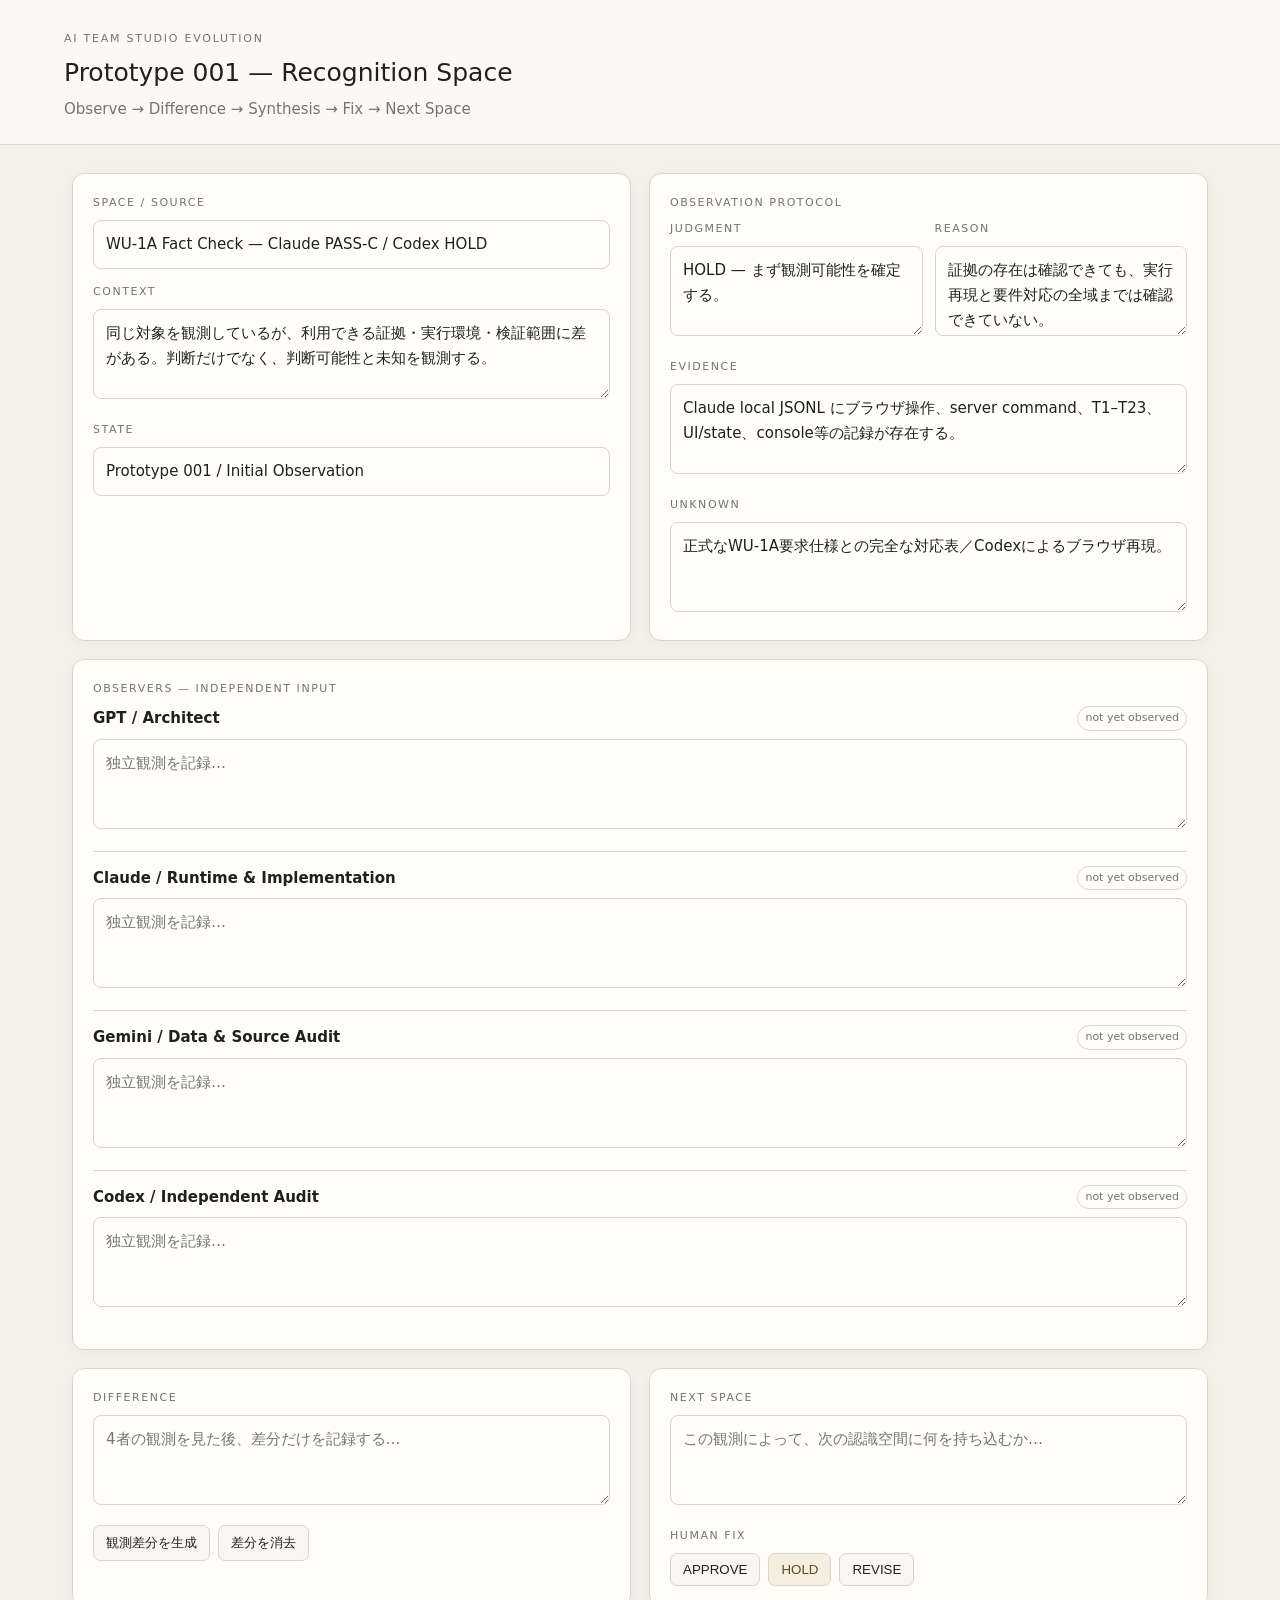
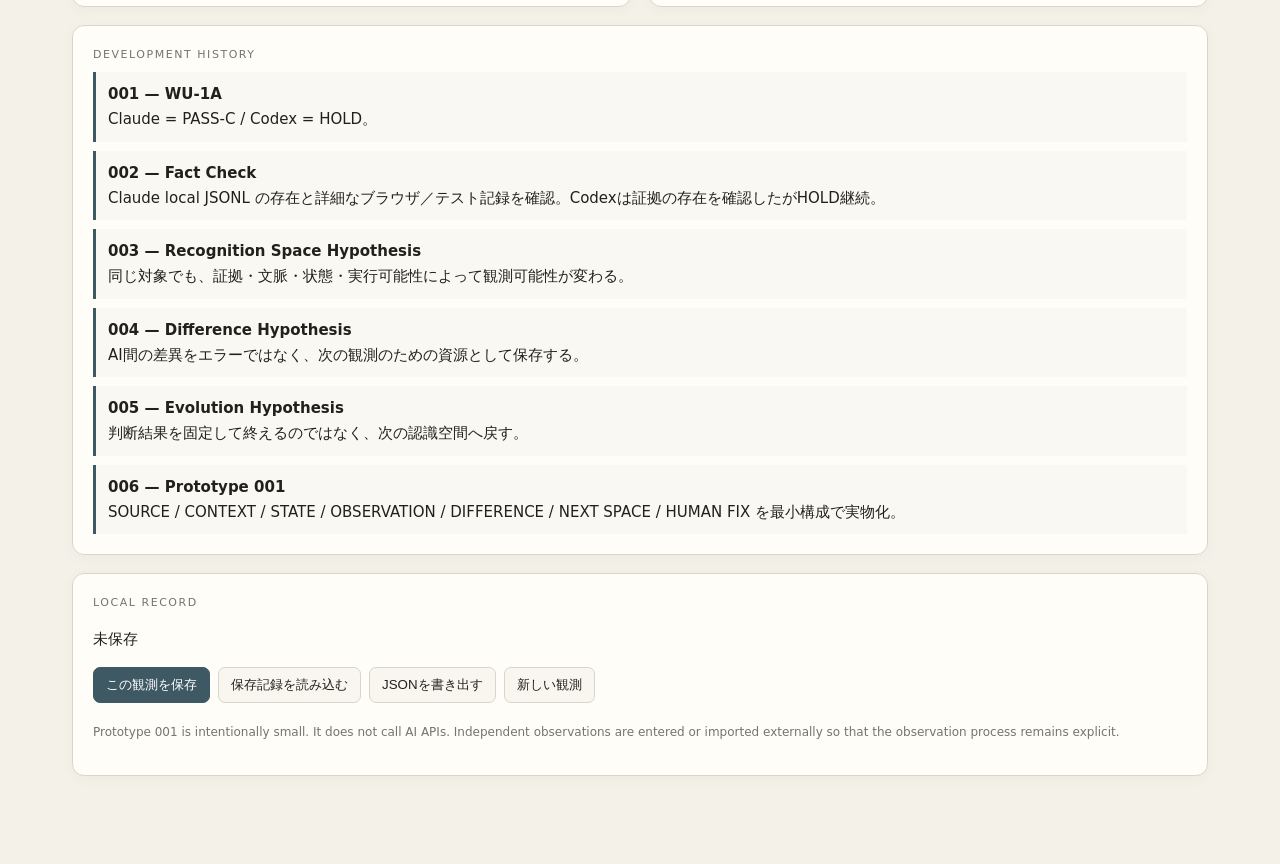
<file: index.html>
<!doctype html>
<html lang="ja">
<head>
<meta charset="utf-8">
<meta name="viewport" content="width=device-width,initial-scale=1">
<title>AI Team Studio Evolution — Prototype 001</title>
<style>
:root{--bg:#f4f1e9;--paper:#fffdf8;--ink:#20211f;--muted:#74756f;--line:#d9d5ca;--accent:#3e5964;--hold:#8a6a35;}
*{box-sizing:border-box} body{margin:0;background:var(--bg);color:var(--ink);font:15px/1.65 system-ui,-apple-system,"Segoe UI",sans-serif}
header{padding:30px 5vw 22px;border-bottom:1px solid var(--line);background:rgba(255,253,248,.75)}
.kicker{font-size:11px;letter-spacing:.16em;color:var(--muted)} h1{font-size:25px;font-weight:500;margin:4px 0} header p{margin:0;color:var(--muted)}
main{max-width:1180px;margin:28px auto;padding:0 22px 60px}.grid{display:grid;grid-template-columns:1fr 1fr;gap:18px}.card{background:var(--paper);border:1px solid var(--line);border-radius:12px;padding:20px;box-shadow:0 3px 15px rgba(40,40,30,.035)}
.full{grid-column:1/-1}.label{font-size:11px;letter-spacing:.14em;color:var(--muted);margin-bottom:8px}.field{width:100%;border:1px solid var(--line);border-radius:8px;background:#fffefb;padding:11px 12px;color:var(--ink);font:inherit;resize:vertical;min-height:90px}.small{min-height:48px}.row{display:grid;grid-template-columns:1fr 1fr;gap:12px}.observer{border-top:1px solid var(--line);padding:14px 0}.observer:first-child{border-top:0;padding-top:0}.observer-head{display:flex;justify-content:space-between;align-items:center;margin-bottom:8px}.observer-name{font-weight:600}.status{font-size:11px;padding:2px 7px;border:1px solid var(--line);border-radius:99px;color:var(--muted)}
.actions{display:flex;gap:8px;flex-wrap:wrap;margin-top:12px}button{border:1px solid var(--line);background:#f8f6ef;border-radius:7px;padding:8px 12px;cursor:pointer;color:var(--ink)}button.primary{background:var(--accent);color:white;border-color:var(--accent)}button.warn{background:#f6efe1;color:#60491f}.decision{display:flex;gap:8px}.decision button.active{outline:2px solid var(--accent);outline-offset:1px}.diff{white-space:pre-wrap;min-height:100px;background:#f7f4ec;border:1px dashed var(--line);border-radius:8px;padding:12px}.history{display:grid;gap:9px}.history-item{padding:10px 12px;border-left:3px solid var(--accent);background:#faf8f2}.history-item b{font-weight:600}.foot{color:var(--muted);font-size:12px;margin-top:20px}
@media(max-width:800px){.grid{grid-template-columns:1fr}.full{grid-column:auto}.row{grid-template-columns:1fr}}
</style>
</head>
<body>
<header>
  <div class="kicker">AI TEAM STUDIO EVOLUTION</div>
  <h1>Prototype 001 — Recognition Space</h1>
  <p>Observe → Difference → Synthesis → Fix → Next Space</p>
</header>
<main>
<div class="grid">
<section class="card">
  <div class="label">SPACE / SOURCE</div>
  <input id="source" class="field small" value="WU-1A Fact Check — Claude PASS-C / Codex HOLD">
  <div class="label" style="margin-top:14px">CONTEXT</div>
  <textarea id="context" class="field">同じ対象を観測しているが、利用できる証拠・実行環境・検証範囲に差がある。判断だけでなく、判断可能性と未知を観測する。</textarea>
  <div class="label" style="margin-top:14px">STATE</div>
  <input id="state" class="field small" value="Prototype 001 / Initial Observation">
</section>
<section class="card">
  <div class="label">OBSERVATION PROTOCOL</div>
  <div class="row">
    <div><div class="label">JUDGMENT</div><textarea id="judgment" class="field">HOLD — まず観測可能性を確定する。</textarea></div>
    <div><div class="label">REASON</div><textarea id="reason" class="field">証拠の存在は確認できても、実行再現と要件対応の全域までは確認できていない。</textarea></div>
  </div>
  <div class="label" style="margin-top:14px">EVIDENCE</div><textarea id="evidence" class="field">Claude local JSONL にブラウザ操作、server command、T1–T23、UI/state、console等の記録が存在する。</textarea>
  <div class="label" style="margin-top:14px">UNKNOWN</div><textarea id="unknown" class="field">正式なWU-1A要求仕様との完全な対応表／Codexによるブラウザ再現。</textarea>
</section>
<section class="card full">
  <div class="label">OBSERVERS — INDEPENDENT INPUT</div>
  <div id="observers">
    <div class="observer"><div class="observer-head"><span class="observer-name">GPT / Architect</span><span class="status">not yet observed</span></div><textarea class="field observer-text" data-observer="GPT" placeholder="独立観測を記録…"></textarea></div>
    <div class="observer"><div class="observer-head"><span class="observer-name">Claude / Runtime & Implementation</span><span class="status">not yet observed</span></div><textarea class="field observer-text" data-observer="Claude" placeholder="独立観測を記録…"></textarea></div>
    <div class="observer"><div class="observer-head"><span class="observer-name">Gemini / Data & Source Audit</span><span class="status">not yet observed</span></div><textarea class="field observer-text" data-observer="Gemini" placeholder="独立観測を記録…"></textarea></div>
    <div class="observer"><div class="observer-head"><span class="observer-name">Codex / Independent Audit</span><span class="status">not yet observed</span></div><textarea class="field observer-text" data-observer="Codex" placeholder="独立観測を記録…"></textarea></div>
  </div>
</section>
<section class="card">
  <div class="label">DIFFERENCE</div>
  <textarea id="difference" class="field" placeholder="4者の観測を見た後、差分だけを記録する…"></textarea>
  <div class="actions"><button onclick="deriveDifference()">観測差分を生成</button><button onclick="clearDifference()">差分を消去</button></div>
</section>
<section class="card">
  <div class="label">NEXT SPACE</div>
  <textarea id="nextSpace" class="field" placeholder="この観測によって、次の認識空間に何を持ち込むか…"></textarea>
  <div class="label" style="margin-top:14px">HUMAN FIX</div>
  <div class="decision"><button onclick="setDecision(this,'APPROVE')">APPROVE</button><button class="warn" onclick="setDecision(this,'HOLD')">HOLD</button><button onclick="setDecision(this,'REVISE')">REVISE</button></div>
</section>
<section class="card full">
  <div class="label">DEVELOPMENT HISTORY</div>
  <div class="history">
    <div class="history-item"><b>001 — WU-1A</b><br>Claude = PASS-C / Codex = HOLD。</div>
    <div class="history-item"><b>002 — Fact Check</b><br>Claude local JSONL の存在と詳細なブラウザ／テスト記録を確認。Codexは証拠の存在を確認したがHOLD継続。</div>
    <div class="history-item"><b>003 — Recognition Space Hypothesis</b><br>同じ対象でも、証拠・文脈・状態・実行可能性によって観測可能性が変わる。</div>
    <div class="history-item"><b>004 — Difference Hypothesis</b><br>AI間の差異をエラーではなく、次の観測のための資源として保存する。</div>
    <div class="history-item"><b>005 — Evolution Hypothesis</b><br>判断結果を固定して終えるのではなく、次の認識空間へ戻す。</div>
    <div class="history-item"><b>006 — Prototype 001</b><br>SOURCE / CONTEXT / STATE / OBSERVATION / DIFFERENCE / NEXT SPACE / HUMAN FIX を最小構成で実物化。</div>
  </div>
</section>
<section class="card full">
  <div class="label">LOCAL RECORD</div>
  <p id="saveState">未保存</p>
  <div class="actions"><button class="primary" onclick="save()">この観測を保存</button><button onclick="load()">保存記録を読み込む</button><button onclick="downloadJSON()">JSONを書き出す</button><button onclick="resetForm()">新しい観測</button></div>
  <p class="foot">Prototype 001 is intentionally small. It does not call AI APIs. Independent observations are entered or imported externally so that the observation process remains explicit.</p>
</section>
</div>
</main>
<script>
let decision='';
const ids=['source','context','state','judgment','reason','evidence','unknown','difference','nextSpace'];
function getData(){return {prototype:'AI Team Studio Evolution Prototype 001',timestamp:new Date().toISOString(),space:Object.fromEntries(ids.slice(0,3).map(id=>[id,document.getElementById(id).value])),observation:Object.fromEntries(ids.slice(3).map(id=>[id,document.getElementById(id).value])),observers:Object.fromEntries([...document.querySelectorAll('.observer-text')].map(x=>[x.dataset.observer,x.value])),human_fix:decision};}
function save(){localStorage.setItem('atse-p001',JSON.stringify(getData(),null,2));document.getElementById('saveState').textContent='保存済み: '+new Date().toLocaleString();}
function load(){const raw=localStorage.getItem('atse-p001');if(!raw){alert('保存記録はありません。');return} const d=JSON.parse(raw);['source','context','state'].forEach(id=>document.getElementById(id).value=d.space?.[id]||'');['judgment','reason','evidence','unknown','difference','nextSpace'].forEach(id=>document.getElementById(id).value=d.observation?.[id]||'');document.querySelectorAll('.observer-text').forEach(x=>x.value=d.observers?.[x.dataset.observer]||'');decision=d.human_fix||'';document.getElementById('saveState').textContent='読み込み済み: '+new Date().toLocaleString();}
function downloadJSON(){const blob=new Blob([JSON.stringify(getData(),null,2)],{type:'application/json'});const a=document.createElement('a');a.href=URL.createObjectURL(blob);a.download='observation-p001.json';a.click();URL.revokeObjectURL(a.href);}
function resetForm(){if(confirm('現在の入力を消去しますか？')){ids.forEach(id=>document.getElementById(id).value='');document.querySelectorAll('.observer-text').forEach(x=>x.value='');decision='';document.getElementById('saveState').textContent='新しい観測';}}
function setDecision(btn,v){decision=v;document.querySelectorAll('.decision button').forEach(b=>b.classList.remove('active'));btn.classList.add('active');}
function clearDifference(){document.getElementById('difference').value='';}
function deriveDifference(){const entries=[...document.querySelectorAll('.observer-text')].map(x=>`${x.dataset.observer}: ${x.value.trim()||'(未入力)'}`);document.getElementById('difference').value='Independent observations\n'+entries.join('\n')+'\n\n※これは差分の下書きです。最終的な差分判断は人間が行ってください。';}
</script>
</body></html>
</file>
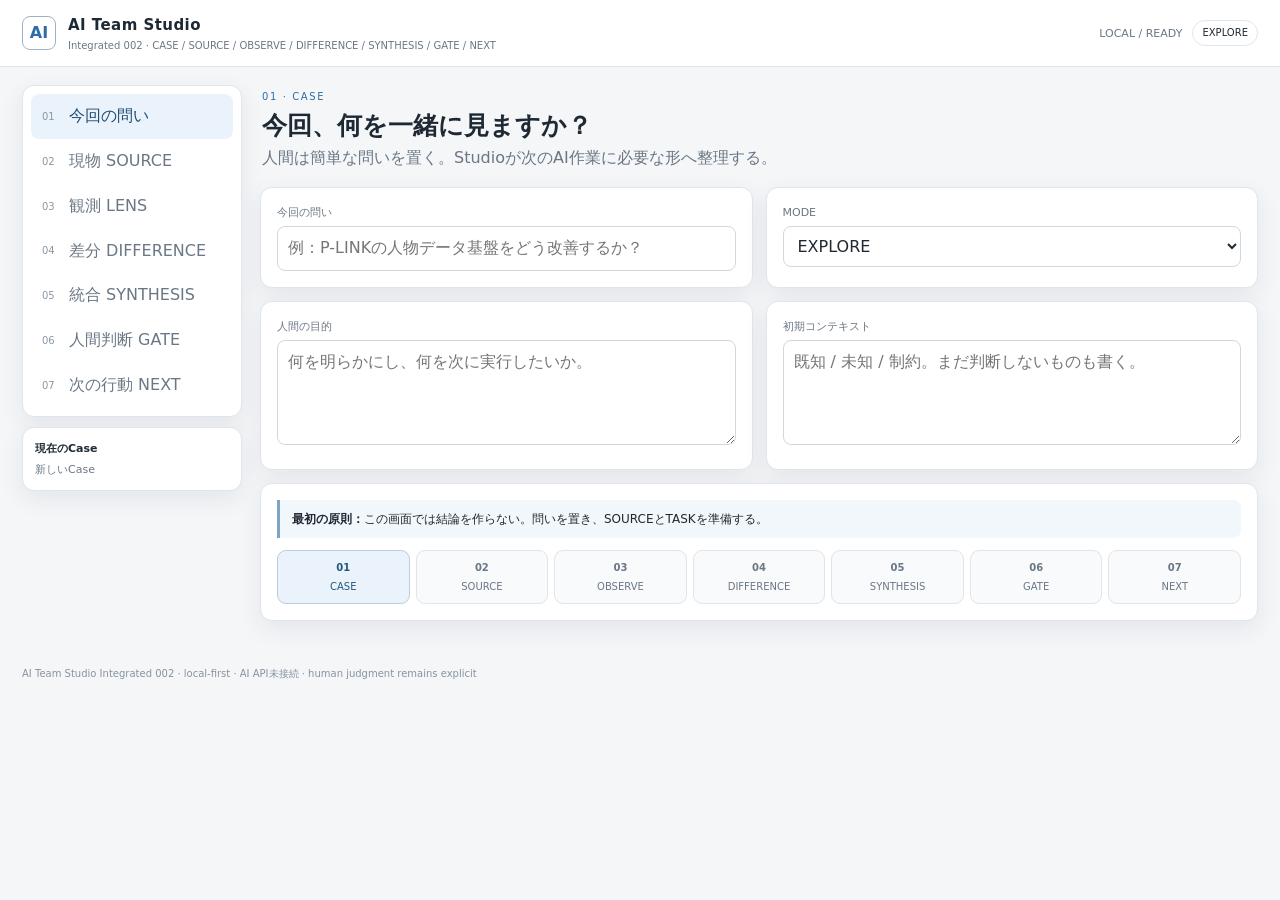
<file: integrated-002/index.html>
<!doctype html>
<html lang="ja">
<head>
<meta charset="utf-8">
<meta name="viewport" content="width=device-width,initial-scale=1">
<title>AI Team Studio — Integrated 002</title>
<style>
:root{
  --bg:#f4f6f8; --surface:#ffffff; --surface2:#f8fafb; --line:#dfe5ea;
  --ink:#1f2933; --muted:#6b7785; --blue:#2d6ea6; --blue2:#eaf3fb;
  --green:#4f8b68; --amber:#a9782f; --red:#a95858; --shadow:0 8px 24px rgba(35,52,68,.08);
}
*{box-sizing:border-box}
body{margin:0;background:var(--bg);color:var(--ink);font-family:system-ui,-apple-system,"Segoe UI","Noto Sans JP",sans-serif;line-height:1.55}
button,input,textarea,select{font:inherit}
button{cursor:pointer}
.app{min-height:100vh}
header{position:sticky;top:0;z-index:10;background:rgba(255,255,255,.96);backdrop-filter:blur(8px);border-bottom:1px solid var(--line)}
.top{max-width:1440px;margin:auto;padding:13px 22px;display:flex;align-items:center;justify-content:space-between;gap:20px}
.brand{display:flex;align-items:center;gap:12px}.logo{width:34px;height:34px;border:1px solid #9db1c3;border-radius:8px;display:grid;place-items:center;color:var(--blue);font-weight:750;background:#fff}
.brand b{font-size:15px;letter-spacing:.03em}.brand small{display:block;color:var(--muted);font-size:10px}
.topright{display:flex;gap:10px;align-items:center}.save{font-size:11px;color:var(--muted)}
.mode{border:1px solid var(--line);border-radius:999px;padding:4px 9px;font-size:10px;background:#fff}
.layout{max-width:1440px;margin:auto;padding:18px 22px 45px;display:grid;grid-template-columns:220px minmax(0,1fr);gap:18px}
aside{position:sticky;top:70px;height:max-content}.side{background:var(--surface);border:1px solid var(--line);border-radius:12px;padding:8px;box-shadow:var(--shadow)}
.nav{display:flex;width:100%;border:0;background:none;color:var(--muted);padding:10px 11px;border-radius:8px;text-align:left;gap:9px;align-items:center}.nav:hover,.nav.active{background:var(--blue2);color:#214d72}
.n{font-size:10px;color:#8a98a5;width:18px}
.caseMini{margin-top:10px;background:var(--surface);border:1px solid var(--line);border-radius:12px;padding:12px;box-shadow:var(--shadow)}
.caseMini h4{margin:0 0 4px;font-size:11px}.caseMini p{font-size:11px;margin:0;color:var(--muted)}
main{min-width:0}.page{display:none}.page.active{display:block}
.hero{padding:4px 2px 16px}.eyebrow{font-size:10px;letter-spacing:.16em;color:var(--blue);text-transform:uppercase}.hero h1{font-size:25px;line-height:1.25;margin:5px 0}.hero p{margin:0;color:var(--muted)}
.grid{display:grid;grid-template-columns:repeat(12,1fr);gap:13px}.card{grid-column:span 12;background:var(--surface);border:1px solid var(--line);border-radius:12px;padding:16px;box-shadow:var(--shadow)}.half{grid-column:span 6}.third{grid-column:span 4}
label{display:block;font-size:11px;color:var(--muted);margin:0 0 5px}
input,textarea,select{width:100%;border:1px solid #cfd8df;background:#fff;color:var(--ink);border-radius:8px;padding:9px 10px;outline:none}textarea{min-height:105px;resize:vertical}input:focus,textarea:focus,select:focus{border-color:#7ea4c2;box-shadow:0 0 0 2px #e9f2f9}
.row{display:flex;gap:8px;align-items:center;flex-wrap:wrap}.between{justify-content:space-between}
.btn{border:1px solid #c8d2da;background:#fff;color:var(--ink);border-radius:8px;padding:8px 11px}.btn:hover{background:#f4f7f9}.primary{background:#edf5fb;border-color:#a8c2d8;color:#24577e}.good{border-color:#a7c8b2}.hold{border-color:#d6bd91}.warn{border-color:#d5a5a5}
.pill{font-size:10px;border:1px solid #d2dbe2;border-radius:999px;padding:3px 8px;color:var(--muted);background:#fff}
.flow{display:grid;grid-template-columns:repeat(7,1fr);gap:6px;margin-top:12px}.flowStep{border:1px solid var(--line);border-radius:9px;padding:9px 5px;text-align:center;background:var(--surface2);font-size:10px;color:var(--muted)}.flowStep.active{background:var(--blue2);border-color:#b8cede;color:#24577e}
.flowStep b{display:block;font-size:10px;color:inherit}.flowStep span{display:block;margin-top:3px}
.task{border-top:1px solid var(--line);padding:13px 0}.task:first-child{border-top:0}.taskgrid{display:grid;grid-template-columns:150px 1fr 120px;gap:10px;align-items:start}.role{font-weight:650;font-size:12px}.task p{margin:2px 0;color:var(--muted);font-size:11px}.status{font-size:10px;border:1px solid var(--line);padding:3px 7px;border-radius:999px;text-align:center;color:var(--muted)}
.observer{border-top:1px solid var(--line);padding:13px 0}.observer:first-child{border-top:0}.obgrid{display:grid;grid-template-columns:1fr 1fr;gap:10px}
.diffgrid{display:grid;grid-template-columns:repeat(2,1fr);gap:9px}.diffbox{border:1px solid var(--line);background:var(--surface2);border-radius:9px;padding:11px}.diffbox h3{margin:0 0 4px;font-size:12px}.diffbox p{margin:0;font-size:11px;color:var(--muted)}
.notice{border-left:3px solid #7ea4c2;background:#f1f7fb;border-radius:0 8px 8px 0;padding:10px 12px;font-size:12px}.warnbox{border-left-color:#c39a55;background:#fcf7ee}
table{width:100%;border-collapse:collapse;font-size:11px}th,td{text-align:left;padding:8px;border-bottom:1px solid var(--line)}th{color:var(--muted);font-weight:500}
pre{white-space:pre-wrap;word-break:break-word;background:#f7f9fa;border:1px solid var(--line);border-radius:8px;padding:11px;font-size:11px;max-height:350px;overflow:auto}
footer{max-width:1440px;margin:auto;padding:0 22px 35px;color:#87939f;font-size:10px}
@media(max-width:900px){.layout{grid-template-columns:1fr}aside{position:static}.side{display:flex;overflow:auto}.nav{white-space:nowrap}.caseMini{display:none}.half,.third{grid-column:span 12}.flow{grid-template-columns:repeat(2,1fr)}.taskgrid,.obgrid{grid-template-columns:1fr}.top{padding:11px 14px}.layout{padding:12px 14px 35px}}
</style>
</head>
<body>
<div class="app">
<header><div class="top">
  <div class="brand"><div class="logo">AI</div><div><b>AI Team Studio</b><small>Integrated 002 · CASE / SOURCE / OBSERVE / DIFFERENCE / SYNTHESIS / GATE / NEXT</small></div></div>
  <div class="topright"><span class="save" id="saveState">LOCAL / READY</span><span class="mode" id="modeBadge">EXPLORE</span></div>
</div></header>

<div class="layout">
<aside>
<div class="side">
<button class="nav active" data-page="case"><span class="n">01</span>今回の問い</button>
<button class="nav" data-page="source"><span class="n">02</span>現物 SOURCE</button>
<button class="nav" data-page="observe"><span class="n">03</span>観測 LENS</button>
<button class="nav" data-page="difference"><span class="n">04</span>差分 DIFFERENCE</button>
<button class="nav" data-page="synthesis"><span class="n">05</span>統合 SYNTHESIS</button>
<button class="nav" data-page="gate"><span class="n">06</span>人間判断 GATE</button>
<button class="nav" data-page="next"><span class="n">07</span>次の行動 NEXT</button>
</div>
<div class="caseMini"><h4>現在のCase</h4><p id="miniCase">新しいCase</p></div>
</aside>

<main>
<section class="page active" id="case">
<div class="hero"><div class="eyebrow">01 · CASE</div><h1>今回、何を一緒に見ますか？</h1><p>人間は簡単な問いを置く。Studioが次のAI作業に必要な形へ整理する。</p></div>
<div class="grid">
<div class="card half"><label>今回の問い</label><input id="caseTitle" placeholder="例：P-LINKの人物データ基盤をどう改善するか？"></div>
<div class="card half"><label>MODE</label><select id="caseMode"><option>EXPLORE</option><option>EXECUTE</option></select></div>
<div class="card half"><label>人間の目的</label><textarea id="caseGoal" placeholder="何を明らかにし、何を次に実行したいか。"></textarea></div>
<div class="card half"><label>初期コンテキスト</label><textarea id="caseContext" placeholder="既知 / 未知 / 制約。まだ判断しないものも書く。"></textarea></div>
<div class="card"><div class="notice"><b>最初の原則：</b>この画面では結論を作らない。問いを置き、SOURCEとTASKを準備する。</div><div class="flow">
<div class="flowStep active"><b>01</b><span>CASE</span></div><div class="flowStep"><b>02</b><span>SOURCE</span></div><div class="flowStep"><b>03</b><span>OBSERVE</span></div><div class="flowStep"><b>04</b><span>DIFFERENCE</span></div><div class="flowStep"><b>05</b><span>SYNTHESIS</span></div><div class="flowStep"><b>06</b><span>GATE</span></div><div class="flowStep"><b>07</b><span>NEXT</span></div>
</div></div>
</div></section>

<section class="page" id="source">
<div class="hero"><div class="eyebrow">02 · SOURCE</div><h1>何を見ますか？</h1><p>現物・説明・観測条件を分ける。AIが読みに行ける状態を作る。</p></div>
<div class="grid">
<div class="card half"><label>SOURCE ID</label><input id="sourceId" placeholder="SOURCE-001"><label style="margin-top:9px">公開場所 / URL / repo path</label><input id="sourceUrl" placeholder="GitHub / ファイル / URL"><label style="margin-top:9px">FORMAT</label><input id="sourceFormat" placeholder="HTML / ZIP / JSON / MD ..."></div>
<div class="card half"><label>ACCESS</label><select id="sourceAccess"><option>DIRECT — 現物を確認できる</option><option>REPORTED — 報告のみ</option><option>INACCESSIBLE — アクセス不能</option><option>UNKNOWN — 条件不明</option></select><label style="margin-top:9px">SHA-256（確認済みなら）</label><input id="sourceHash" class="mono" placeholder="未確認なら空欄"><label style="margin-top:9px">Observation Condition</label><textarea id="sourceCondition" placeholder="Model / Tool / Environment / Permission / Access"></textarea></div>
<div class="card"><div class="row"><button class="btn primary" onclick="addSource()">＋ 上の内容をSOURCEとして登録</button><span class="pill">複数登録できます</span></div></div>
<div class="card"><div class="row between"><b>Source Library</b><span class="pill">READ / CLAIM / UNKNOWN を区別</span></div><table><thead><tr><th>ID</th><th>内容</th><th>状態</th><th></th></tr></thead><tbody id="sourceTable"></tbody></table></div>
</div></section>

<section class="page" id="observe">
<div class="hero"><div class="eyebrow">03 · OBSERVE / LENS</div><h1>それぞれのAIが、何を見たか</h1><p>Observerごとに条件と結果を残す。結果を先に混ぜない。</p></div>
<div class="card">
<div id="tasks"></div>
<div class="row"><button class="btn primary" onclick="addTask()">＋ Observer Taskを追加</button><button class="btn" onclick="copyTaskPacket()">TASK PACKETをコピー</button></div>
</div>
<div class="card" style="margin-top:13px"><label>共通観測プロトコル</label><textarea id="protocol" placeholder="Observation / Evidence / Unknown / Inferenceを区別する。見えないものを推測で埋めない。"></textarea></div>
</section>

<section class="page" id="difference">
<div class="hero"><div class="eyebrow">04 · DIFFERENCE</div><h1>違いはどこから生じた？</h1><p>正誤を急がず、差分の発生源を記録する。</p></div>
<div class="card"><div class="diffgrid" id="diffGrid"></div></div>
<div class="card" style="margin-top:13px"><label>Difference Origin</label><textarea id="differenceOrigin" placeholder="SOURCE / CONTEXT / STATE / OBSERVER / EVIDENCE / REASONING / JUDGMENT"></textarea></div>
</section>

<section class="page" id="synthesis">
<div class="hero"><div class="eyebrow">05 · SYNTHESIS</div><h1>次の仕事ができる形にまとめる</h1><p>統合は「平均」ではなく、共通核・分岐・UNKNOWN・実行条件を作る。</p></div>
<div class="grid">
<div class="card half"><label>共通して確認できたこと</label><textarea id="common"></textarea></div>
<div class="card half"><label>分岐していること</label><textarea id="branches"></textarea></div>
<div class="card half"><label>まだ言えないこと</label><textarea id="unknowns"></textarea></div>
<div class="card half"><label>次の実行に必要な情報</label><textarea id="executionNeed"></textarea></div>
<div class="card"><label>実装 / 実行Task（次のAIへ渡す内容）</label><textarea id="nextTask" placeholder="Claude / Codex等が、このCaseから直接読んで実行できる指示にする。"></textarea></div>
</div></section>

<section class="page" id="gate">
<div class="hero"><div class="eyebrow">06 · HUMAN GATE</div><h1>ここだけは、人間が決める</h1><p>AIの整理結果を、そのまま採用しない。</p></div>
<div class="grid">
<div class="card"><div class="row"><button class="btn good" onclick="setGate('APPROVE')">APPROVE</button><button class="btn hold" onclick="setGate('HOLD')">HOLD</button><button class="btn warn" onclick="setGate('REVISE')">REVISE</button><span class="pill" id="gateState">未判断</span></div><label style="margin-top:12px">判断理由</label><textarea id="gateReason" placeholder="何を採用し、何を保留し、何を修正するか。"></textarea></div>
<div class="card"><div class="notice warnbox"><b>判断の境界：</b>収集・整形・比較・記録は自動化してよい。意味づけ・採否・次の重要な判断は人間が担う。</div></div>
</div></section>

<section class="page" id="next">
<div class="hero"><div class="eyebrow">07 · NEXT</div><h1>次のAIが、ここを読めば動ける</h1><p>今回の結果を、次の認識空間と実行Taskへ渡す。</p></div>
<div class="grid">
<div class="card half"><label>次に変える観測条件</label><textarea id="nextCondition"></textarea></div>
<div class="card half"><label>次に実行すること</label><textarea id="nextAction"></textarea></div>
<div class="card"><div class="row"><button class="btn primary" onclick="exportCase()">CASE JSONを書き出す</button><button class="btn" onclick="copyCompactPacket()">COMPACT PACKETをコピー</button><button class="btn" onclick="copyFullPacket()">FULL PACKETをコピー</button><button class="btn" onclick="save()">保存</button><label class="btn" style="margin:0">CASE JSONを読み込む<input type="file" id="importFile" accept=".json,application/json" style="display:none" onchange="importCase(this)"></label></div><pre id="packetPreview"></pre></div>
</div></section>
</main>
</div>
<footer>AI Team Studio Integrated 002 · local-first · AI API未接続 · human judgment remains explicit</footer>

<script>
const KEY="ai-team-studio-integrated-002";
let state={
 caseTitle:"",caseMode:"EXPLORE",caseGoal:"",caseContext:"",
 sourceId:"",sourceUrl:"",sourceFormat:"",sourceAccess:"DIRECT — 現物を確認できる",sourceHash:"",sourceCondition:"",
 sources:[],
 protocol:"Observation / Evidence / Unknown / Inferenceを区別する。見えないものを推測で埋めない。",
 tasks:[
  {role:"GPT / Architect",goal:"Caseを構造化し、観測結果を統合する",condition:"",result:"",status:"WAITING"},
  {role:"Claude Code",goal:"現物・実装・ファイル構造を観測する",condition:"",result:"",status:"WAITING"},
  {role:"Gemini",goal:"SOURCE・データ・出典を監査する",condition:"",result:"",status:"WAITING"},
  {role:"Codex",goal:"実装可能性・変更案・検証方法を観測する",condition:"",result:"",status:"WAITING"},
  {role:"Meta / Independent",goal:"独立視点から認識差分を観測する",condition:"",result:"",status:"WAITING"}
 ],
 differenceOrigin:"",common:"",branches:"",unknowns:"",executionNeed:"",nextTask:"",
 gateState:"未判断",gateReason:"",nextCondition:"",nextAction:""
};
const $=id=>document.getElementById(id);
function esc(s){return String(s??"").replace(/[&<>"']/g,m=>({"&":"&amp;","<":"&lt;",">":"&gt;",'"':"&quot;","'":"&#39;"}[m]))}
// saveBlocked: a stored value that cannot be read is never overwritten.
let saveBlocked=false;
function blockSave(msg){saveBlocked=true;$("saveState").textContent=msg;$("saveState").style.color="var(--red)"}
function save(){
 if(saveBlocked){renderPacket();return}
 try{localStorage.setItem(KEY,JSON.stringify(state))}catch(e){$("saveState").textContent="SAVE FAILED: "+e.name+" — CASE JSONを書き出してください";$("saveState").style.color="var(--red)";return}
 $("saveState").textContent="LOCAL / SAVED";renderPacket();setTimeout(()=>{if(!saveBlocked)$("saveState").textContent="LOCAL / READY"},900)
}
function load(){
 let raw=null;
 try{raw=localStorage.getItem(KEY)}catch(e){blockSave("保存領域を読めません — 上書きを防ぐため保存を停止中")}
 if(raw!=null){
  try{const x=JSON.parse(raw);if(!x||typeof x!=="object"||Array.isArray(x))throw new Error("shape");state={...state,...x};if(!Array.isArray(state.sources))state.sources=[]}
  catch(e){blockSave("保存データを読めません — 上書きを防ぐため保存を停止中（CASE JSONで書き出せます）")}
 }
 bind()
}
function bind(){
 ["caseTitle","caseMode","caseGoal","caseContext","sourceId","sourceUrl","sourceFormat","sourceAccess","sourceHash","sourceCondition","protocol","differenceOrigin","common","branches","unknowns","executionNeed","nextTask","gateReason","nextCondition","nextAction"].forEach(id=>{const e=$(id);if(!e)return;e.value=state[id]??"";e.oninput=()=>{state[id]=e.value;update()}})
 $("modeBadge").textContent=state.caseMode;$("miniCase").textContent=state.caseTitle||"新しいCase";
 $("gateState").textContent=state.gateState||"未判断";
 renderTasks();renderSources();renderDiff();renderPacket()
}
function update(){state.caseTitle=$("caseTitle").value;state.caseMode=$("caseMode").value;$("modeBadge").textContent=state.caseMode;$("miniCase").textContent=state.caseTitle||"新しいCase";save()}
function renderSources(){
 $("sourceTable").innerHTML=state.sources.length?state.sources.map((s,i)=>`<tr><td>${esc(s.id)}</td><td>${esc(s.format||"未設定")}<br><span style="color:var(--muted)">${esc(s.url||"")}</span>${s.hash?`<br><span style="color:var(--muted);word-break:break-all">SHA-256: ${esc(s.hash)}</span>`:""}</td><td>${esc(s.access||"UNKNOWN")}${s.condition?`<br><span style="color:var(--muted)">${esc(s.condition)}</span>`:""}</td><td><button class="btn" onclick="removeSource(${i})">削除</button></td></tr>`).join(""):`<tr><td colspan="4" style="color:var(--muted)">まだ登録されていません</td></tr>`
}
function addSource(){
 const s={id:state.sourceId.trim(),url:state.sourceUrl.trim(),format:state.sourceFormat.trim(),access:state.sourceAccess,hash:state.sourceHash.trim(),condition:state.sourceCondition.trim()};
 if(!s.id){alert("SOURCE IDを入れてください");return}
 if(state.sources.some(x=>x.id===s.id)&&!confirm(s.id+" は登録済みです。上書きしますか？"))return;
 state.sources=state.sources.filter(x=>x.id!==s.id).concat([s]);
 ["sourceId","sourceUrl","sourceFormat","sourceHash","sourceCondition"].forEach(k=>{state[k]="";$(k).value=""});
 save();renderSources()
}
function removeSource(i){if(!confirm(state.sources[i].id+" を削除しますか？"))return;state.sources.splice(i,1);save();renderSources()}
function renderTasks(){
 $("tasks").innerHTML=state.tasks.map((t,i)=>`<div class="task"><div class="taskgrid"><div><div class="role">${esc(t.role)}</div><p>${esc(t.goal)}</p></div><div><label>Observer Condition</label><textarea data-i="${i}" data-k="condition" placeholder="Model / Tool / Environment / Access">${esc(t.condition)}</textarea><label style="margin-top:7px">Observation Result</label><textarea data-i="${i}" data-k="result" placeholder="Observation / Evidence / Unknown">${esc(t.result)}</textarea></div><div><div class="status">${t.result.trim()?"OBSERVED":"WAITING"}</div><button class="btn" style="margin-top:8px" onclick="removeTask(${i})">削除</button></div></div></div>`).join("");
 $("tasks").querySelectorAll("textarea").forEach(e=>e.oninput=()=>{state.tasks[+e.dataset.i][e.dataset.k]=e.value;save()})
}
function addTask(){state.tasks.push({role:"Observer "+(state.tasks.length+1),goal:"独立観測",condition:"",result:"",status:"WAITING"});save();renderTasks()}
function removeTask(i){if(state.tasks.length<=1)return;state.tasks.splice(i,1);save();renderTasks()}
function renderDiff(){
 const labels=["SOURCE","CONTEXT","STATE","OBSERVER","EVIDENCE","REASONING","JUDGMENT"];
 $("diffGrid").innerHTML=labels.map(x=>`<div class="diffbox"><h3>${x}</h3><p>${x==="SOURCE"?"現物・形式・identity":x==="CONTEXT"?"与えられた前提":x==="STATE"?"Caseの現在状態":x==="OBSERVER"?"AI / model / role":x==="EVIDENCE"?"根拠・出典":x==="REASONING"?"推論経路":"最終判断・採否"}</p></div>`).join("")
}
function setGate(v){state.gateState=v;$("gateState").textContent=v;save()}
function packet(full=true){
 const src=state.sources.length?state.sources.map(s=>`- ${s.id} | FORMAT: ${s.format||"UNKNOWN"} | ACCESS: ${s.access||"UNKNOWN"} | HASH: ${s.hash||"UNVERIFIED"} | LOCATION: ${s.url||"未設定"}`).join("\n"):"- 未設定";
 let p=`AI TEAM STUDIO PACKET ${full?"FULL":"COMPACT"}\nCASE: ${state.caseTitle||"未設定"}\nMODE: ${state.caseMode}\nSOURCES:\n${src}\nQUESTION: ${state.caseGoal||"未設定"}\nPROTOCOL: ${state.protocol||"UNKNOWN"}\n`;
 if(!full)return p+`\nTASK: 独立観測。Observation / Evidence / Unknown / Inferenceを分離。\nRETURN: Observation / Evidence / Unknown / Difference / Next Condition`;
 p+=`\nTASKS:\n`+state.tasks.map(t=>`- ${t.role}\n  goal: ${t.goal}\n  condition: ${t.condition||"UNKNOWN"}\n  result: ${t.result||"未入力"}`).join("\n");
 p+=`\n\nDIFFERENCE ORIGIN:\n${state.differenceOrigin||"未設定"}\nSYNTHESIS:\ncommon: ${state.common||"未設定"}\nbranches: ${state.branches||"未設定"}\nunknowns: ${state.unknowns||"未設定"}\nexecutionNeed: ${state.executionNeed||"未設定"}\nnextTask: ${state.nextTask||"未設定"}\nHUMAN GATE: ${state.gateState}\nreason: ${state.gateReason||"未設定"}\nNEXT CONDITION: ${state.nextCondition||"未設定"}\nNEXT ACTION: ${state.nextAction||"未設定"}`;
 return p
}
function renderPacket(){$("packetPreview").textContent=packet(true)}
async function copy(t){
 let ok=false;
 try{await navigator.clipboard.writeText(t);ok=true}catch(e){
  const ta=document.createElement("textarea");ta.value=t;document.body.appendChild(ta);ta.select();try{ok=document.execCommand("copy")}catch(_){}ta.remove()
 }
 if(ok){$("saveState").textContent="CLIPBOARD / COPIED";setTimeout(()=>{if(!saveBlocked)$("saveState").textContent="LOCAL / READY"},1000)}
 else{$("saveState").textContent="COPY FAILED — 下のプレビューから手でコピーしてください";$("packetPreview").textContent=t}
}
function copyTaskPacket(){copy(packet(false))}
function copyCompactPacket(){copy(packet(false))}
function copyFullPacket(){copy(packet(true))}
function exportCase(){const out={...state,exportedAt:new Date().toISOString(),schema:"CASE_PACKET_v0.1",app:"AI Team Studio Integrated 002"};const b=new Blob([JSON.stringify(out,null,2)],{type:"application/json"}),a=document.createElement("a");a.href=URL.createObjectURL(b);a.download="CASE_PACKET.json";a.click();setTimeout(()=>URL.revokeObjectURL(a.href),1000)}
async function importCase(input){
 const f=input.files&&input.files[0];input.value="";if(!f)return;
 try{
  const o=JSON.parse(await f.text());
  if(!o||o.schema!=="CASE_PACKET_v0.1")throw new Error("CASE_PACKET_v0.1 ではありません");
  if(!confirm("現在のCaseを、読み込んだCase（"+(o.caseTitle||"無題")+"）で置き換えます。よろしいですか？"))return;
  const {exportedAt,schema,app,...rest}=o;state={...state,...rest};if(!Array.isArray(state.sources))state.sources=[];
  saveBlocked=false;$("saveState").style.color="";save();bind();alert("読み込みました")
 }catch(e){alert("読み込めません: "+e.message)}
}
document.querySelectorAll(".nav").forEach(b=>b.onclick=()=>{document.querySelectorAll(".page").forEach(p=>p.classList.remove("active"));$(b.dataset.page).classList.add("active");document.querySelectorAll(".nav").forEach(x=>x.classList.remove("active"));b.classList.add("active");renderPacket();scrollTo({top:0,behavior:"smooth"})})
load();
</script>
</body>
</html>
</file>
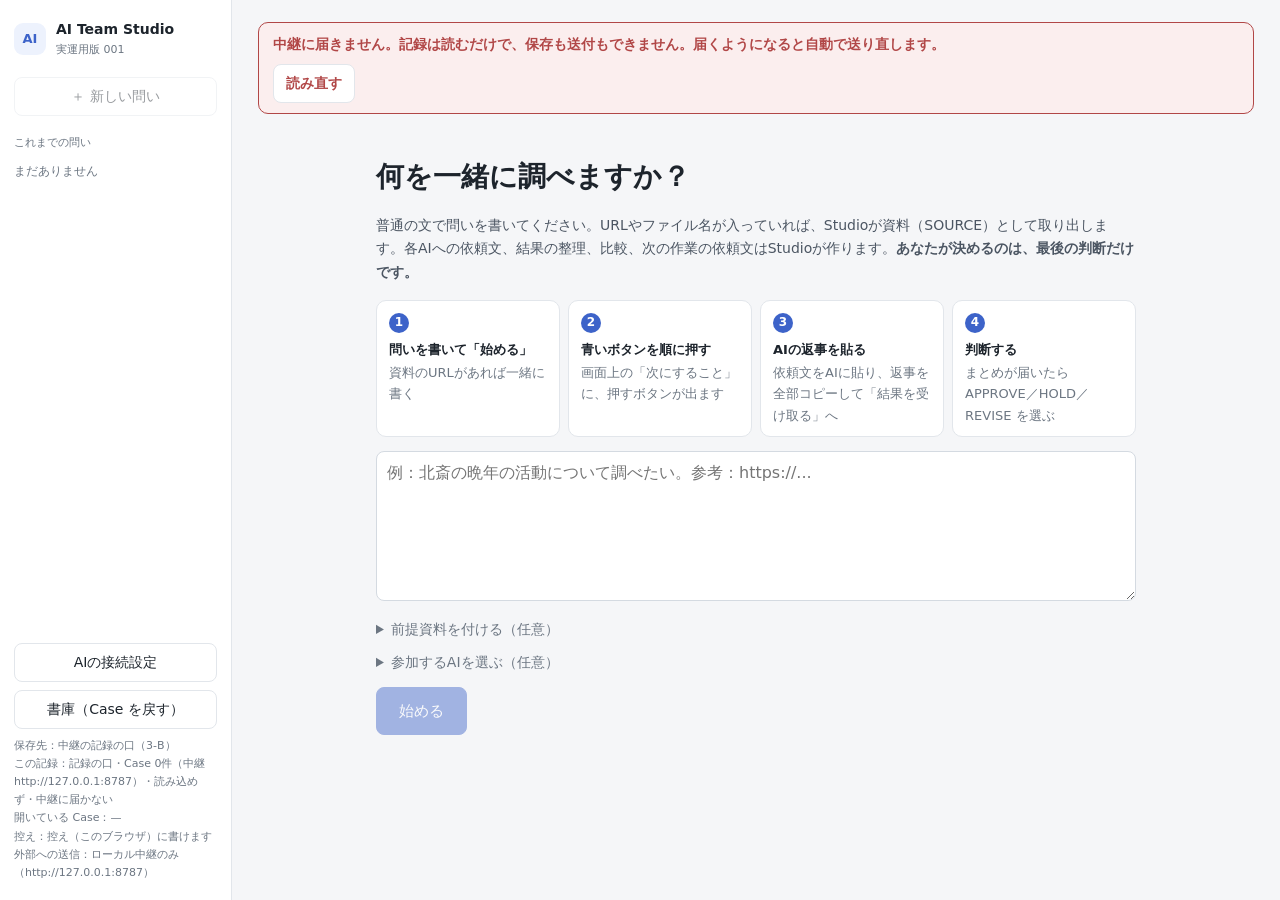
<file: operational-studio-001/index.html>
<!doctype html>
<html lang="ja">
<head>
<meta charset="utf-8">
<meta name="viewport" content="width=device-width,initial-scale=1">
<title>AI Team Studio — 実運用版 001</title>
<link rel="stylesheet" href="style.css">
</head>
<body>
<div class="app">
  <aside class="side">
    <div class="brand"><span class="mark">AI</span><div><b>AI Team Studio</b><small>実運用版 001</small></div></div>
    <button id="newCaseBtn" class="btn wide">＋ 新しい問い</button>
    <div class="side-label">これまでの問い</div>
    <div id="caseList" class="case-list"></div>
    <div class="side-bottom">
      <button id="settingsBtn" class="btn ghost wide">AIの接続設定</button>
      <button id="restoreBtn" class="btn ghost wide">記録の写しから戻す</button>
      <button id="archiveBtn" class="btn ghost wide">書庫（Case を戻す）</button>
      <div class="side-note">保存先：中継の記録の口（3-B）<br>この記録：<span id="recordNote">—</span><br>開いている Case：<span id="backupNote">—</span><br>控え：<span id="storageNote">—</span><br>外部への送信：<span id="netNote">なし</span></div>
    </div>
  </aside>

  <main>
    <div id="saveWarn" class="save-warn" hidden></div>
    <div id="studioWarn" class="save-warn" hidden></div>
    <!-- 入口：問いを書くだけ -->
    <section id="start" class="start" hidden>
      <h1>何を一緒に調べますか？</h1>
      <p class="lead">普通の文で問いを書いてください。URLやファイル名が入っていれば、Studioが資料（SOURCE）として取り出します。各AIへの依頼文、結果の整理、比較、次の作業の依頼文はStudioが作ります。<b>あなたが決めるのは、最後の判断だけです。</b></p>
      <ol class="howto">
        <li><b>問いを書いて「始める」</b><span>資料のURLがあれば一緒に書く</span></li>
        <li><b>青いボタンを順に押す</b><span>画面上の「次にすること」に、押すボタンが出ます</span></li>
        <li><b>AIの返事を貼る</b><span>依頼文をAIに貼り、返事を全部コピーして「結果を受け取る」へ</span></li>
        <li><b>判断する</b><span>まとめが届いたら APPROVE／HOLD／REVISE を選ぶ</span></li>
      </ol>
      <textarea id="qInput" rows="5" placeholder="例：北斎の晩年の活動について調べたい。参考：https://..."></textarea>
      <details class="opt"><summary>前提資料を付ける（任意）</summary>
        <p class="hint">すべてのAIの依頼文に、全文がそのまま入ります。中継につないだAIには「始める」と同時に送られるので、ここで入れてください。</p>
        <input id="premiseTitle" placeholder="資料の名前（例：前提資料）">
        <textarea id="premiseInput" rows="6" placeholder="前提資料の本文を貼る（仕様・現状・これまでの経緯など）"></textarea>
      </details>
      <details class="opt"><summary>参加するAIを選ぶ（任意）</summary><div id="obsPick" class="pick"></div></details>
      <button id="startBtn" class="btn primary big">始める</button>
    </section>

    <!-- ケース作業面 -->
    <section id="work" hidden>
      <div class="case-head">
        <div class="eyebrow" id="caseId"></div>
        <h1 id="caseTitle"></h1>
      </div>

      <ol class="stepper" id="stepper"></ol>

      <div class="next card" id="nextCard">
        <div class="next-label">次にすること</div>
        <div class="next-text" id="nextText"></div>
        <div class="next-actions" id="nextActions"></div>
      </div>

      <div class="grid">
        <div class="col">
          <div class="card">
            <div class="card-h"><h2>資料 SOURCE</h2><span class="hint">存在と、AIが読めたかは別に記録します</span></div>
            <div id="sources"></div>
            <div class="row">
              <input id="srcAdd" placeholder="URL・GitHub・ファイル名・メモを追加">
              <button id="srcAddBtn" class="btn">追加</button>
              <label class="btn">ファイルを確かめる<input id="srcFile" type="file" multiple hidden></label>
            </div>
            <details class="opt"><summary>本文として追加（前提資料など）</summary>
              <input id="srcTextTitle" placeholder="資料の名前">
              <textarea id="srcText" rows="5" placeholder="本文を貼る。全文が依頼文に入ります"></textarea>
              <button id="srcTextBtn" class="btn">本文として追加</button>
            </details>
          </div>

          <div class="card">
            <div class="card-h"><h2>観測 OBSERVE</h2><span class="hint">各AIの結果は混ぜずに別々に保存します</span></div>
            <div id="observers"></div>
          </div>

          <div class="card">
            <div class="card-h"><h2>結果を受け取る</h2><span class="hint">貼るだけ。誰の結果かはStudioが判定します</span></div>
            <textarea id="pasteBox" rows="5" placeholder="AIの回答をそのまま貼り付け（またはファイルをここへドロップ）"></textarea>
            <div class="row"><button id="pasteBtn" class="btn primary">取り込む</button><span id="pasteMsg" class="hint"></span></div>
            <div id="unassigned"></div>
          </div>
        </div>

        <div class="col">
          <div class="card">
            <div class="card-h"><h2>差分 DIFFERENCE</h2><span class="hint">違いは誤りではなく、どこから生じたかを残します</span></div>
            <div id="difference"></div>
          </div>
          <div class="card">
            <div class="card-h"><h2>統合 SYNTHESIS</h2><span class="hint">共通点・相違点・不明・保留・実行に必要なこと</span></div>
            <div id="synthesis"></div>
          </div>
          <div class="card">
            <div class="card-h"><h2>人間の判断 GATE</h2><span class="hint">ここだけはあなたが決めます</span></div>
            <div id="gate"></div>
          </div>
          <div class="card">
            <div class="card-h"><h2>次の行動 NEXT</h2><span class="hint">実装AIがこれだけで作業を始められる依頼</span></div>
            <div id="next"></div>
          </div>
        </div>
      </div>

      <div class="card">
        <div class="card-h"><h2>記録</h2><span class="hint">なぜこの判断になったかを後から追えます</span></div>
        <div id="meter" class="meter"></div>
        <div class="row"><button id="exportBtn" class="btn keep">記録をJSONで保存</button><label class="btn">JSONを読み込む<input id="importFile" type="file" accept=".json" hidden></label><button id="mdBtn" class="btn keep">Markdownで保存</button></div>
        <details><summary>経過（自動記録）</summary><ol id="log" class="log"></ol></details>
      </div>
    </section>
  </main>
</div>

<dialog id="settings">
  <form method="dialog">
    <h2>AIの接続設定</h2>
    <p class="hint">各AIへの渡し方を選びます。<b>手動</b>＝依頼文をコピーして貼る。<b>ローカル中継</b>＝手元で動かす中継サーバー経由（Claude Code・Codexは依頼ファイルを自分で読み、結果ファイルを書く。APIはサーバー側の鍵で呼ぶ）。APIキーはこの画面にもGitHubにも保存しません。</p>
    <label>ローカル中継のURL<input id="proxyUrl" placeholder="http://127.0.0.1:8787"></label>
    <div class="row"><button id="proxyTest" type="button" class="btn">接続を確認</button><span id="proxyMsg" class="hint"></span></div>
    <table class="tbl"><thead><tr><th>AI</th><th>渡し方</th><th>中継先（ローカル中継のとき）</th></tr></thead><tbody id="connRows"></tbody></table>
    <div class="row"><input id="newObs" placeholder="AIを追加（例：Perplexity）"><button id="newObsBtn" type="button" class="btn">追加</button></div>
    <div class="row"><button id="defaultsBtn" type="button" class="btn ghost">初期設定に戻す</button><span class="hint">中継の proxy/studio.config.json の内容（中継のURL・各AIの渡し方）を読み込みます。記録（Case）は変わりません。</span></div>
    <div class="row end"><button class="btn primary">閉じる</button></div>
  </form>
</dialog>

<script src="connectors.js?v=3-2"></script>
<script src="parse_v2.js"></script>
<script src="studio_state.js?v=3-2-r2"></script>
<script src="studio_text.js?v=archive-2"></script>
<script src="studio_packets.js?v=2-4"></script>
<script src="studio_record.js?v=3b-1"></script>
<script src="app.js?v=3b-1"></script>
</body>
</html>
</file>
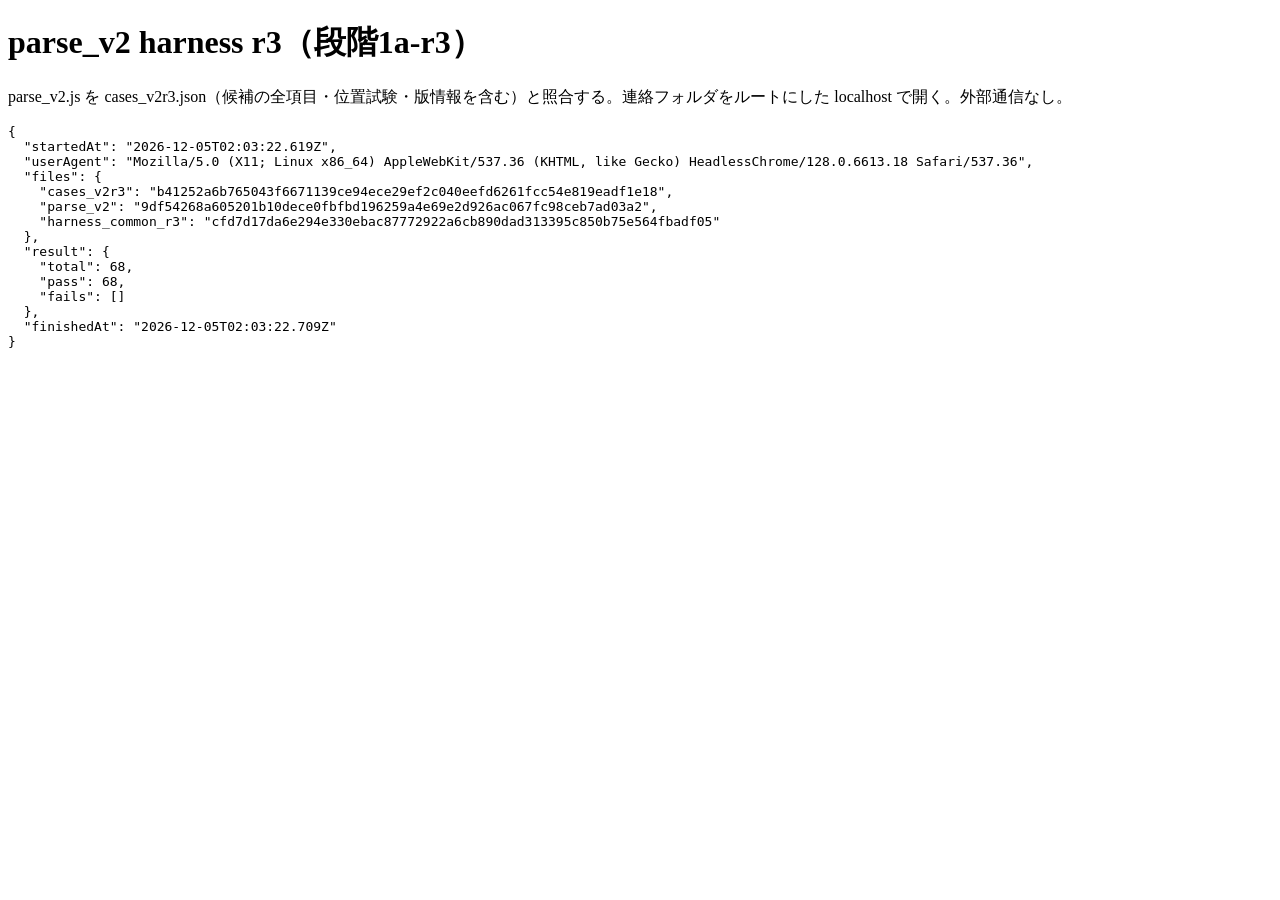
<file: operational-studio-001/harness_v2r3.html>
<!doctype html>
<html lang="ja">
<head><meta charset="utf-8"><title>parse_v2 harness r3 (stage 1a-r3)</title></head>
<body>
<h1>parse_v2 harness r3（段階1a-r3）</h1>
<p>parse_v2.js を cases_v2r3.json（候補の全項目・位置試験・版情報を含む）と照合する。連絡フォルダをルートにした localhost で開く。外部通信なし。</p>
<pre id="out">running…</pre>
<script src="parse_v2.js"></script>
<script src="harness_common_r3.js"></script>
<script>
'use strict';
const text = async p => { const r = await fetch(p, { cache: 'no-store' }); if (!r.ok) throw new Error(p + ' HTTP ' + r.status); return r.text(); };
const sha256 = async s => [...new Uint8Array(await crypto.subtle.digest('SHA-256', new TextEncoder().encode(s)))].map(x => x.toString(16).padStart(2, '0')).join('');
(async () => {
  const out = { startedAt: new Date().toISOString(), userAgent: navigator.userAgent };
  try {
    const [casesText, v2Text, commonText] = await Promise.all([text('cases_v2r3.json'), text('parse_v2.js'), text('harness_common_r3.js')]);
    out.files = { cases_v2r3: await sha256(casesText), parse_v2: await sha256(v2Text), harness_common_r3: await sha256(commonText) };
    out.result = HarnessCommon.runSuite(ParseV2, JSON.parse(casesText));
  } catch (e) { out.error = String(e); }
  out.finishedAt = new Date().toISOString();
  window.__R2__ = out;
  document.getElementById('out').textContent = JSON.stringify(out, null, 2);
})();
</script>
</body>
</html>
</file>
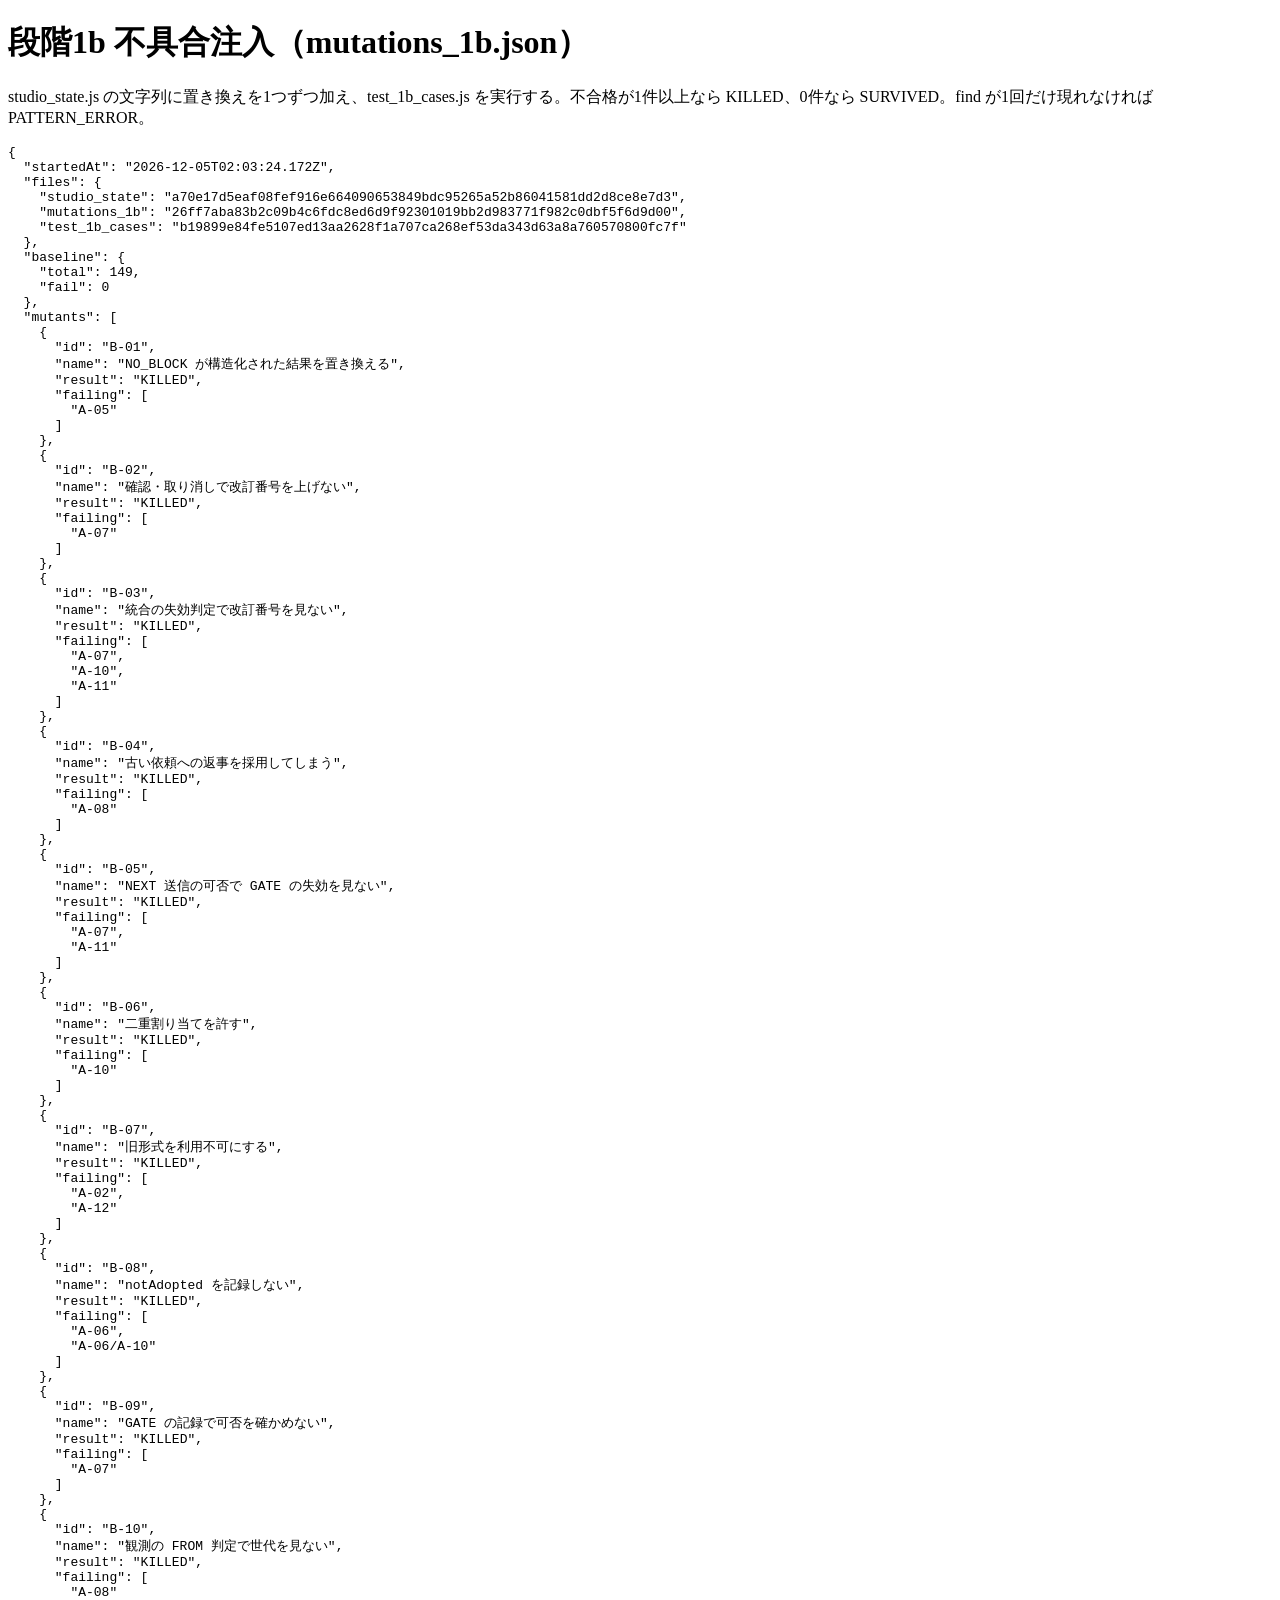
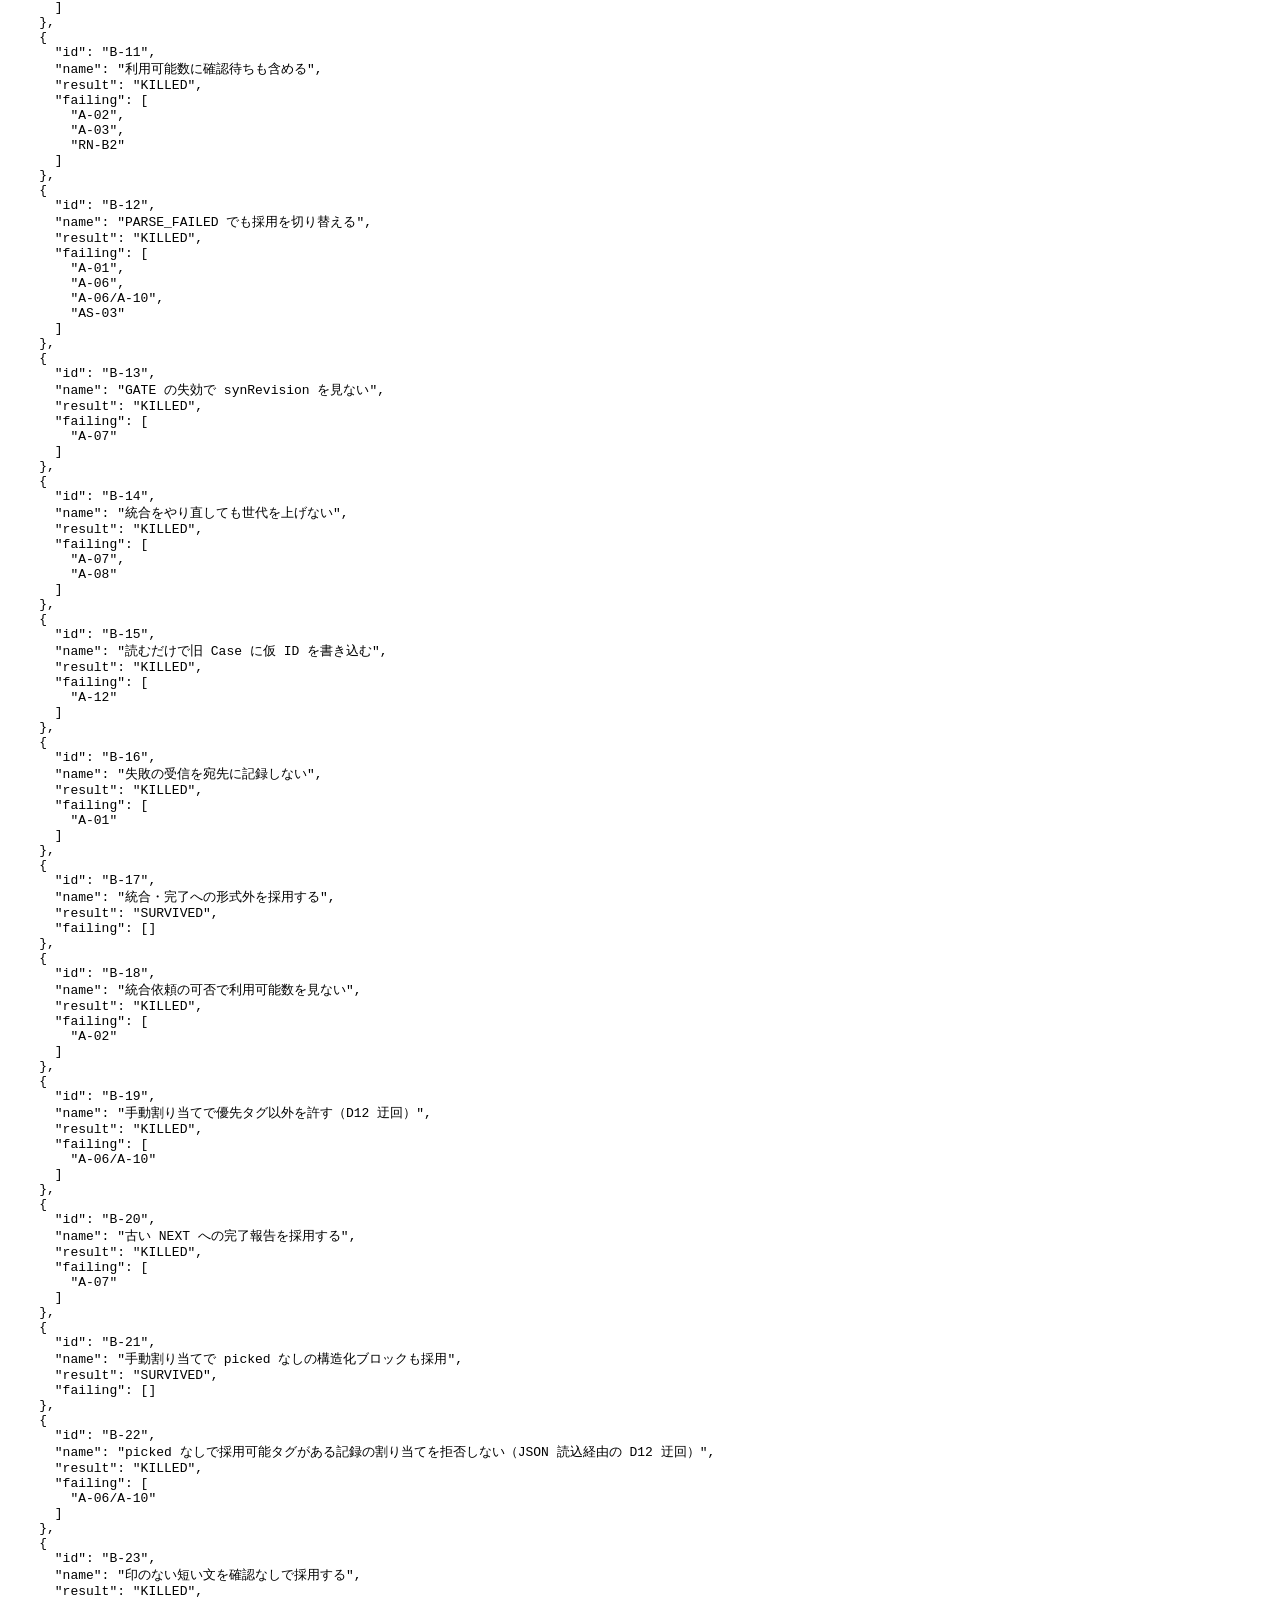
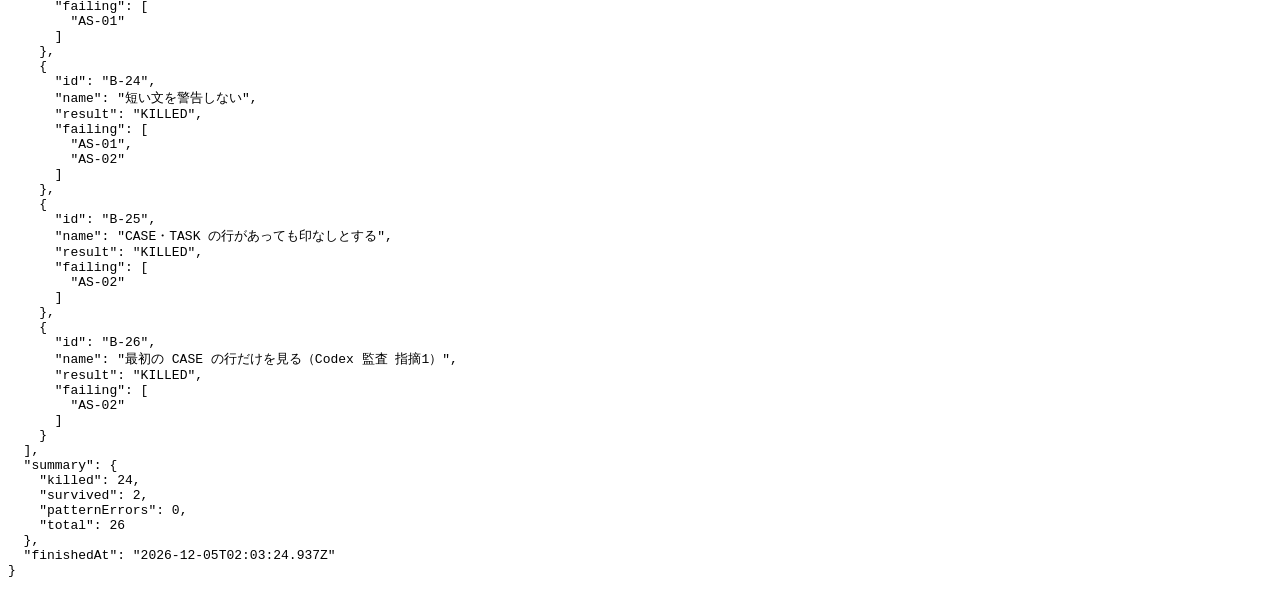
<file: operational-studio-001/mutation_1b.html>
<!doctype html>
<html lang="ja">
<head><meta charset="utf-8"><title>stage 1b mutation runner</title></head>
<body>
<h1>段階1b 不具合注入（mutations_1b.json）</h1>
<p>studio_state.js の文字列に置き換えを1つずつ加え、test_1b_cases.js を実行する。不合格が1件以上なら KILLED、0件なら SURVIVED。find が1回だけ現れなければ PATTERN_ERROR。</p>
<pre id="out">running…</pre>
<script src="parse_v2.js"></script>
<script src="test_1b_cases.js"></script>
<script>
'use strict';
const text = async p => { const r = await fetch(p, { cache: 'no-store' }); if (!r.ok) throw new Error(p + ' HTTP ' + r.status); return r.text(); };
const sha256 = async s => [...new Uint8Array(await crypto.subtle.digest('SHA-256', new TextEncoder().encode(s)))].map(x => x.toString(16).padStart(2, '0')).join('');
const load = src => { const g = { ParseV2 }; new Function('globalThis', src)(g); return g.StudioState; };
(async () => {
  const out = { startedAt: new Date().toISOString() };
  try {
    const [src, mutText, casesSrc] = await Promise.all([text('studio_state.js'), text('mutations_1b.json'), text('test_1b_cases.js')]);
    out.files = { studio_state: await sha256(src), mutations_1b: await sha256(mutText), test_1b_cases: await sha256(casesSrc) };
    const base = run1b(load(src)); out.baseline = { total: base.length, fail: base.filter(r => !r.ok).length };
    out.mutants = JSON.parse(mutText).mutants.map(m => {
      const n = src.split(m.find).length - 1;
      if (n !== 1) return { id: m.id, name: m.name, result: 'PATTERN_ERROR', occurrences: n };
      let r; try { r = run1b(load(src.replace(m.find, () => m.replace))); } catch (e) { return { id: m.id, name: m.name, result: 'KILLED', note: 'load error ' + e }; }
      const f = r.filter(x => !x.ok);
      return { id: m.id, name: m.name, result: f.length ? 'KILLED' : 'SURVIVED', failing: [...new Set(f.map(x => x.test.split(' ')[0]))] };
    });
    out.summary = { killed: out.mutants.filter(m => m.result === 'KILLED').length, survived: out.mutants.filter(m => m.result === 'SURVIVED').length, patternErrors: out.mutants.filter(m => m.result === 'PATTERN_ERROR').length, total: out.mutants.length };
  } catch (e) { out.error = String(e); }
  out.finishedAt = new Date().toISOString();
  window.__MUT1B__ = out;
  document.getElementById('out').textContent = JSON.stringify(out, null, 2);
})();
</script>
</body>
</html>
</file>
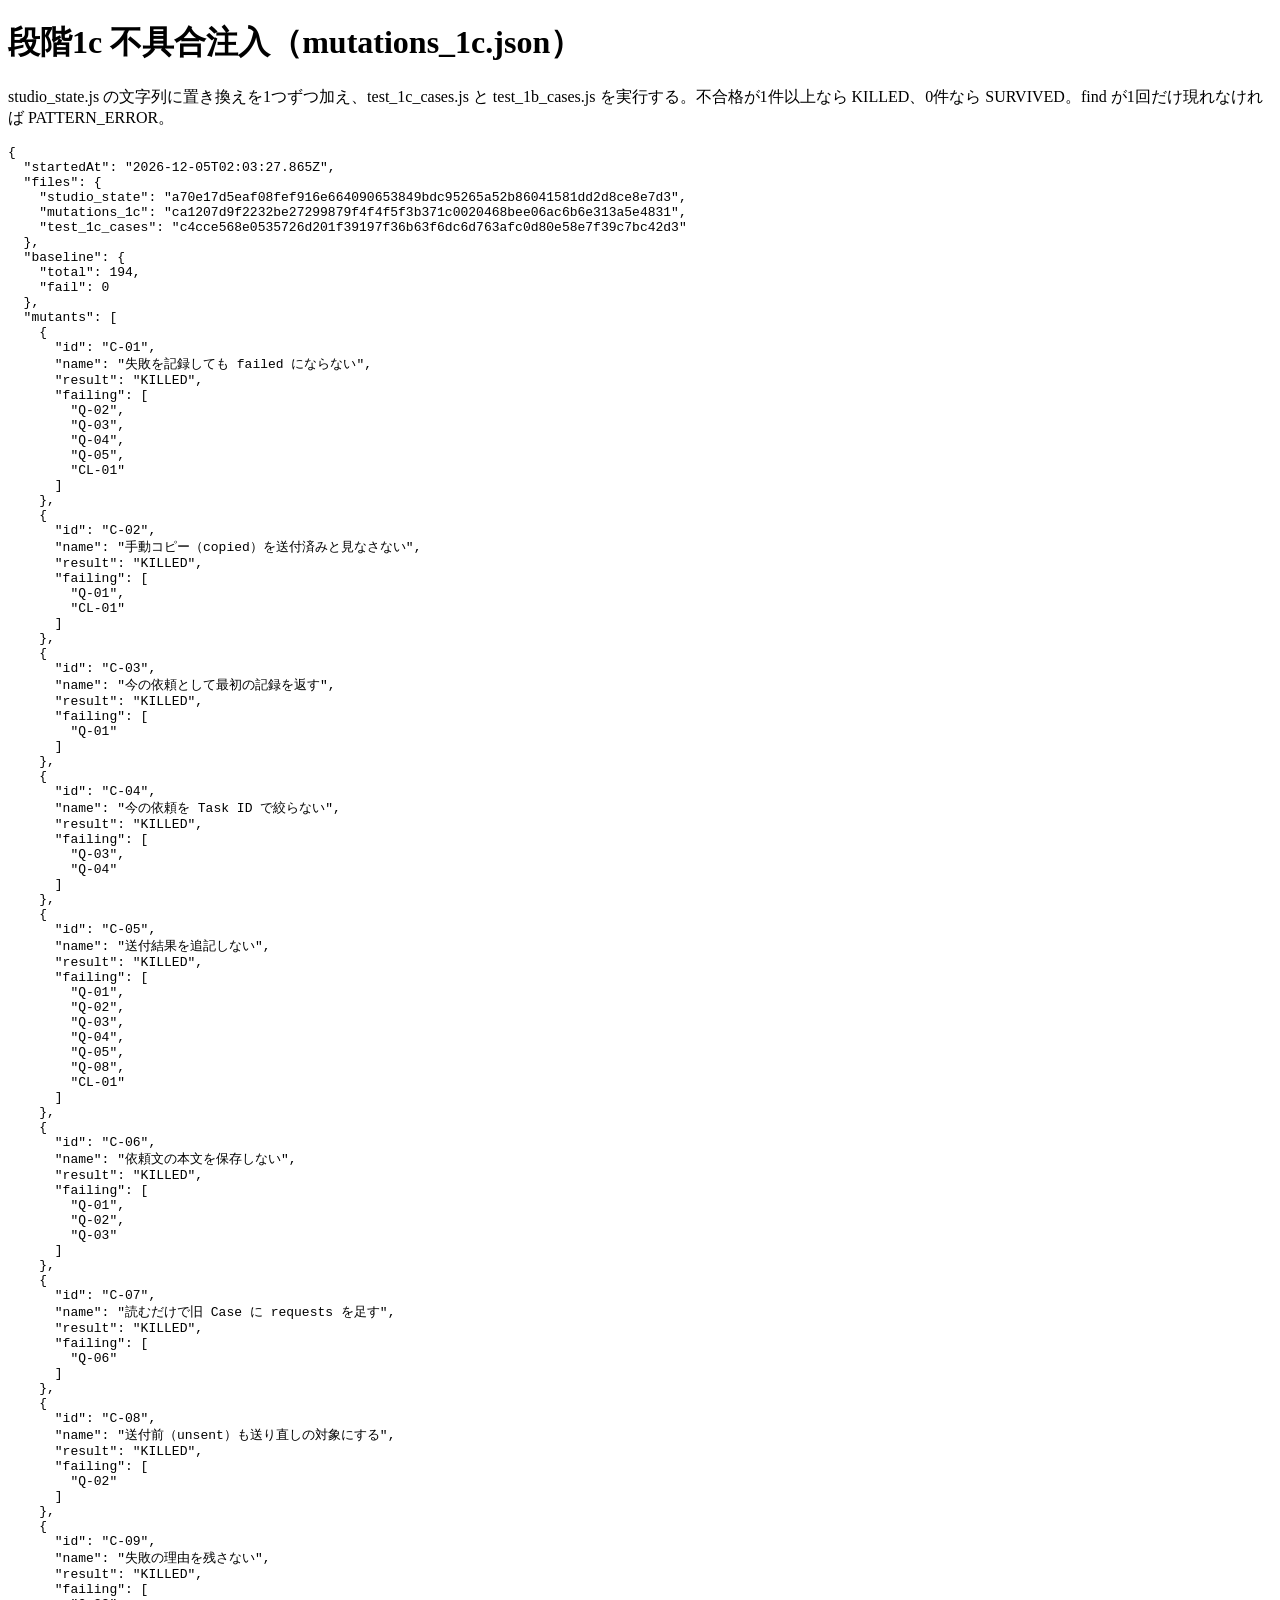
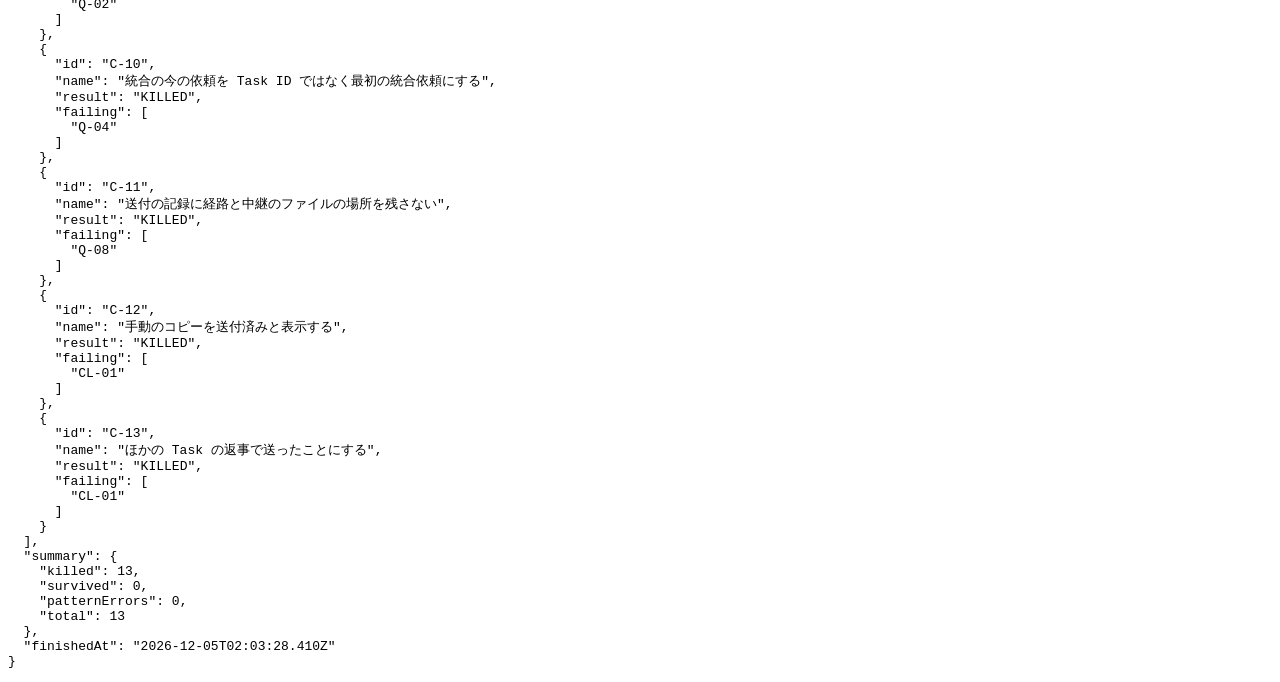
<file: operational-studio-001/mutation_1c.html>
<!doctype html>
<html lang="ja">
<head><meta charset="utf-8"><title>stage 1c mutation runner</title></head>
<body>
<h1>段階1c 不具合注入（mutations_1c.json）</h1>
<p>studio_state.js の文字列に置き換えを1つずつ加え、test_1c_cases.js と test_1b_cases.js を実行する。不合格が1件以上なら KILLED、0件なら SURVIVED。find が1回だけ現れなければ PATTERN_ERROR。</p>
<pre id="out">running…</pre>
<script src="parse_v2.js"></script>
<script src="test_1b_cases.js"></script>
<script src="test_1c_cases.js"></script>
<script>
'use strict';
const text = async p => { const r = await fetch(p, { cache: 'no-store' }); if (!r.ok) throw new Error(p + ' HTTP ' + r.status); return r.text(); };
const sha256 = async s => [...new Uint8Array(await crypto.subtle.digest('SHA-256', new TextEncoder().encode(s)))].map(x => x.toString(16).padStart(2, '0')).join('');
const load = src => { const g = { ParseV2 }; new Function('globalThis', src)(g); return g.StudioState; };
(async () => {
  const out = { startedAt: new Date().toISOString() };
  try {
    const [src, mutText, casesSrc] = await Promise.all([text('studio_state.js'), text('mutations_1c.json'), text('test_1c_cases.js')]);
    out.files = { studio_state: await sha256(src), mutations_1c: await sha256(mutText), test_1c_cases: await sha256(casesSrc) };
    const both = S => run1c(S).concat(run1b(S)); const base = both(load(src)); out.baseline = { total: base.length, fail: base.filter(r => !r.ok).length };
    out.mutants = JSON.parse(mutText).mutants.map(m => {
      const n = src.split(m.find).length - 1;
      if (n !== 1) return { id: m.id, name: m.name, result: 'PATTERN_ERROR', occurrences: n };
      let r; try { r = both(load(src.replace(m.find, () => m.replace))); } catch (e) { return { id: m.id, name: m.name, result: 'KILLED', note: 'load error ' + e }; }
      const f = r.filter(x => !x.ok);
      return { id: m.id, name: m.name, result: f.length ? 'KILLED' : 'SURVIVED', failing: [...new Set(f.map(x => x.test.split(' ')[0]))] };
    });
    out.summary = { killed: out.mutants.filter(m => m.result === 'KILLED').length, survived: out.mutants.filter(m => m.result === 'SURVIVED').length, patternErrors: out.mutants.filter(m => m.result === 'PATTERN_ERROR').length, total: out.mutants.length };
  } catch (e) { out.error = String(e); }
  out.finishedAt = new Date().toISOString();
  window.__MUT1C__ = out;
  document.getElementById('out').textContent = JSON.stringify(out, null, 2);
})();
</script>
</body>
</html>
</file>
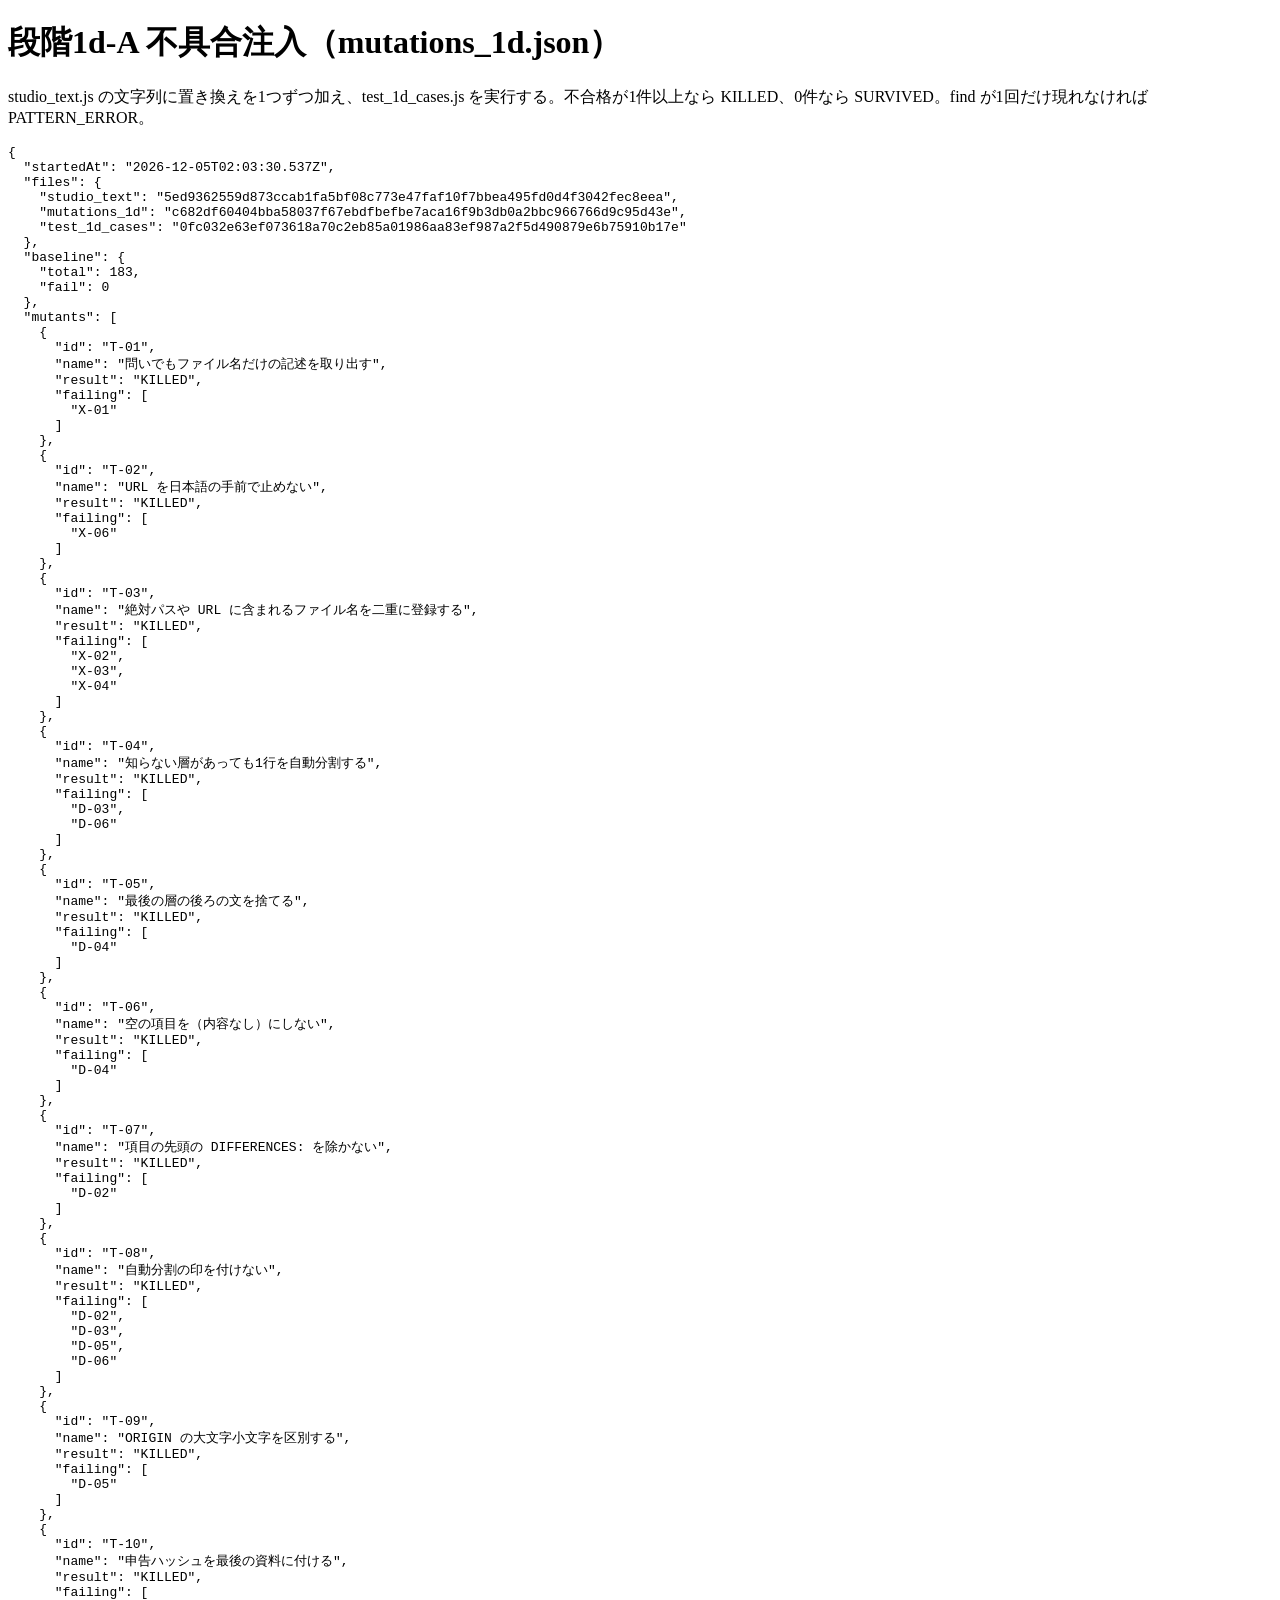
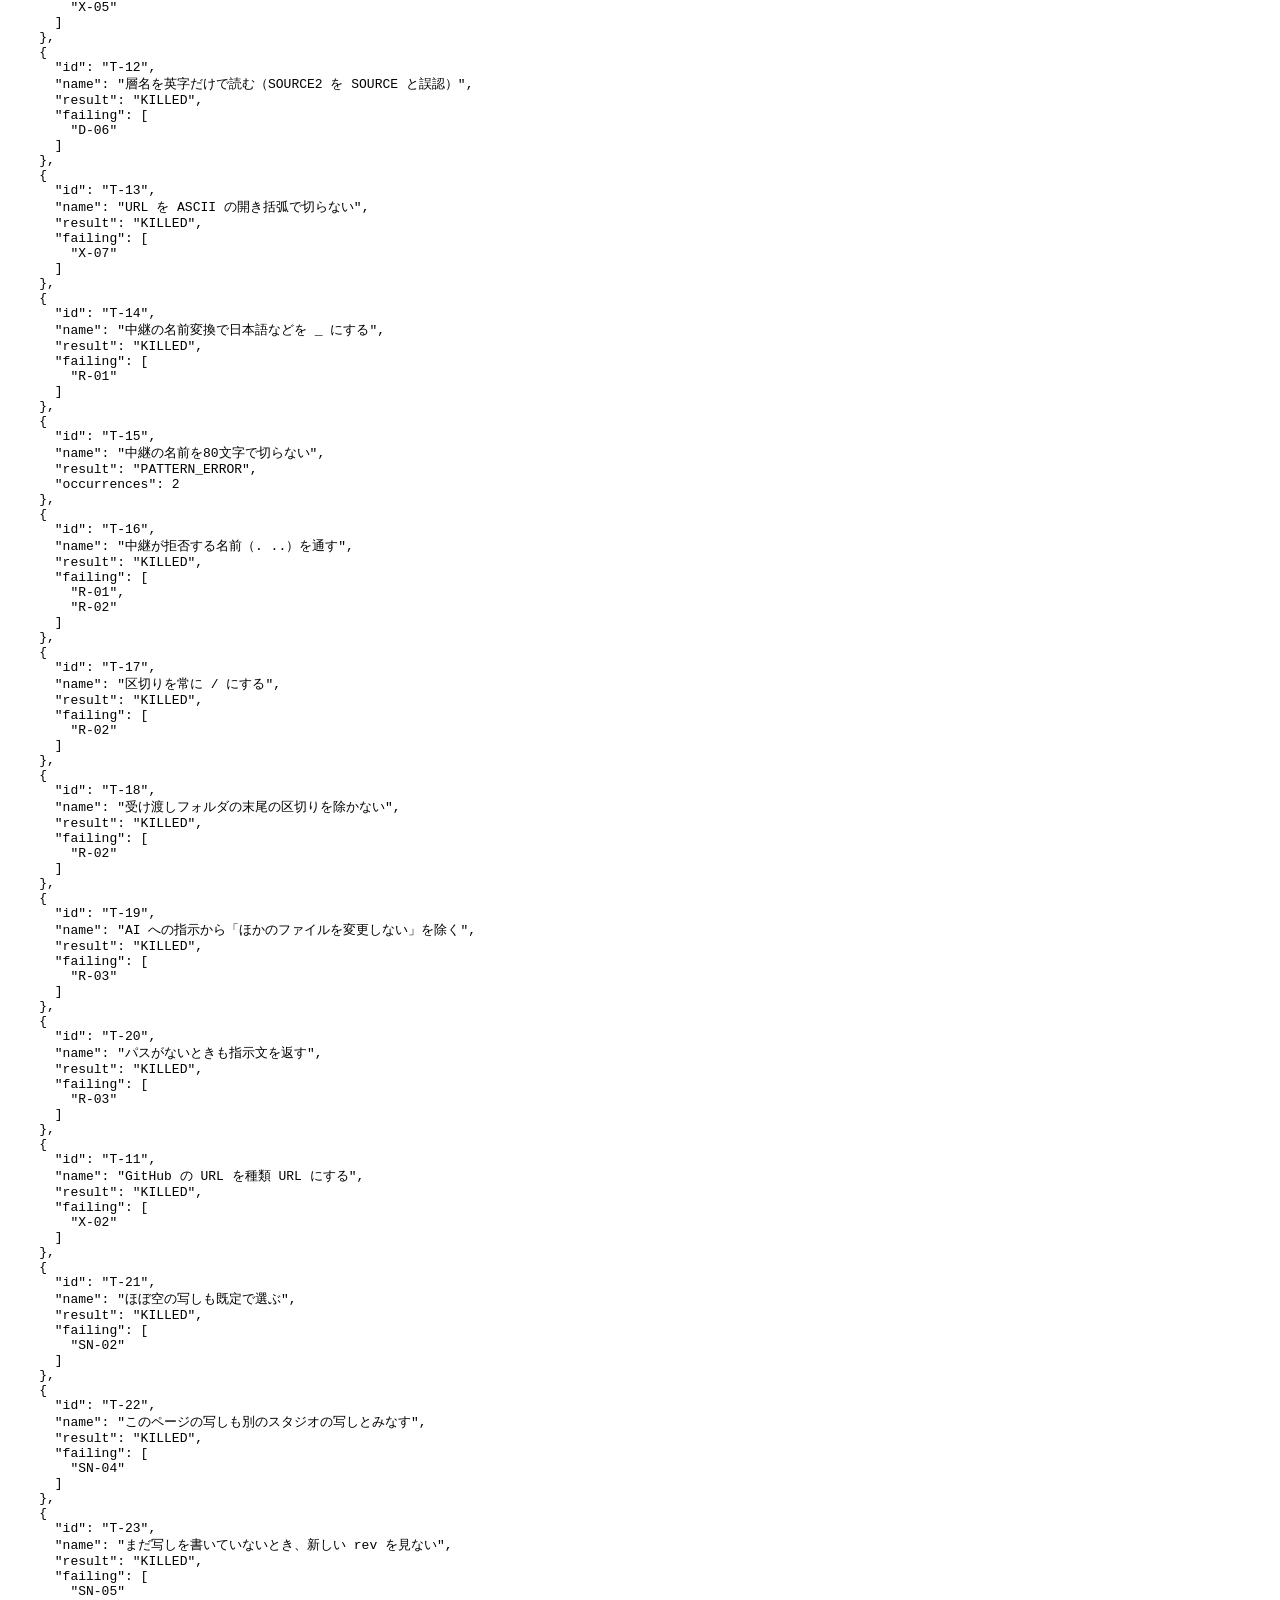
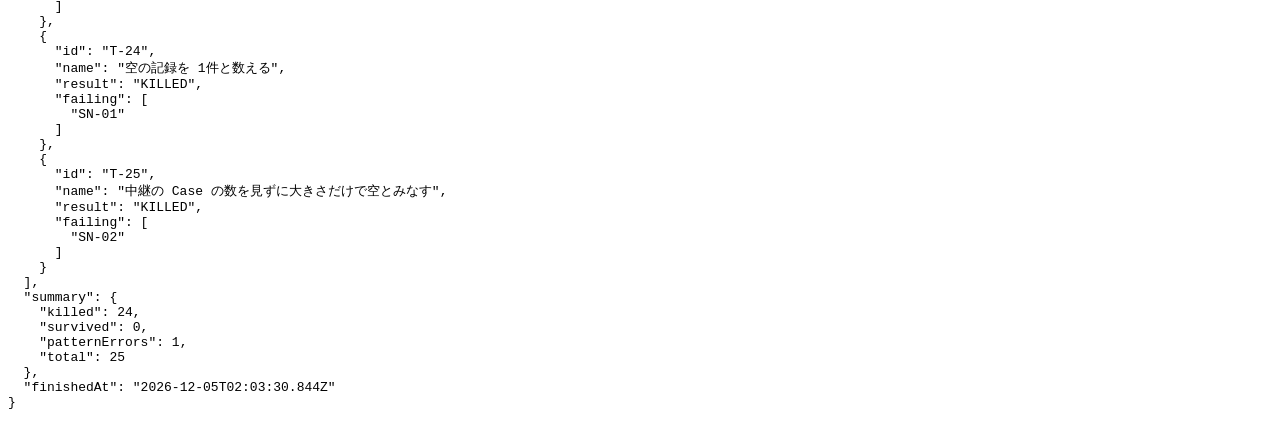
<file: operational-studio-001/mutation_1d.html>
<!doctype html>
<html lang="ja">
<head><meta charset="utf-8"><title>stage 1d mutation runner</title></head>
<body>
<h1>段階1d-A 不具合注入（mutations_1d.json）</h1>
<p>studio_text.js の文字列に置き換えを1つずつ加え、test_1d_cases.js を実行する。不合格が1件以上なら KILLED、0件なら SURVIVED。find が1回だけ現れなければ PATTERN_ERROR。</p>
<pre id="out">running…</pre>
<script src="test_1d_cases.js"></script>
<script>
'use strict';
const text = async p => { const r = await fetch(p, { cache: 'no-store' }); if (!r.ok) throw new Error(p + ' HTTP ' + r.status); return r.text(); };
const sha256 = async s => [...new Uint8Array(await crypto.subtle.digest('SHA-256', new TextEncoder().encode(s)))].map(x => x.toString(16).padStart(2, '0')).join('');
const load = src => { const g = {}; new Function('globalThis', src)(g); return g.StudioText; };
(async () => {
  const out = { startedAt: new Date().toISOString() };
  try {
    const [src, mutText, casesSrc] = await Promise.all([text('studio_text.js'), text('mutations_1d.json'), text('test_1d_cases.js')]);
    out.files = { studio_text: await sha256(src), mutations_1d: await sha256(mutText), test_1d_cases: await sha256(casesSrc) };
    const base = run1d(load(src)); out.baseline = { total: base.length, fail: base.filter(r => !r.ok).length };
    out.mutants = JSON.parse(mutText).mutants.map(m => {
      const n = src.split(m.find).length - 1;
      if (n !== 1) return { id: m.id, name: m.name, result: 'PATTERN_ERROR', occurrences: n };
      let r; try { r = run1d(load(src.replace(m.find, () => m.replace))); } catch (e) { return { id: m.id, name: m.name, result: 'KILLED', note: 'load error ' + e }; }
      const f = r.filter(x => !x.ok);
      return { id: m.id, name: m.name, result: f.length ? 'KILLED' : 'SURVIVED', failing: [...new Set(f.map(x => x.test.split(' ')[0]))] };
    });
    out.summary = { killed: out.mutants.filter(m => m.result === 'KILLED').length, survived: out.mutants.filter(m => m.result === 'SURVIVED').length, patternErrors: out.mutants.filter(m => m.result === 'PATTERN_ERROR').length, total: out.mutants.length };
  } catch (e) { out.error = String(e); }
  out.finishedAt = new Date().toISOString();
  window.__MUT1D__ = out;
  document.getElementById('out').textContent = JSON.stringify(out, null, 2);
})();
</script>
</body>
</html>
</file>
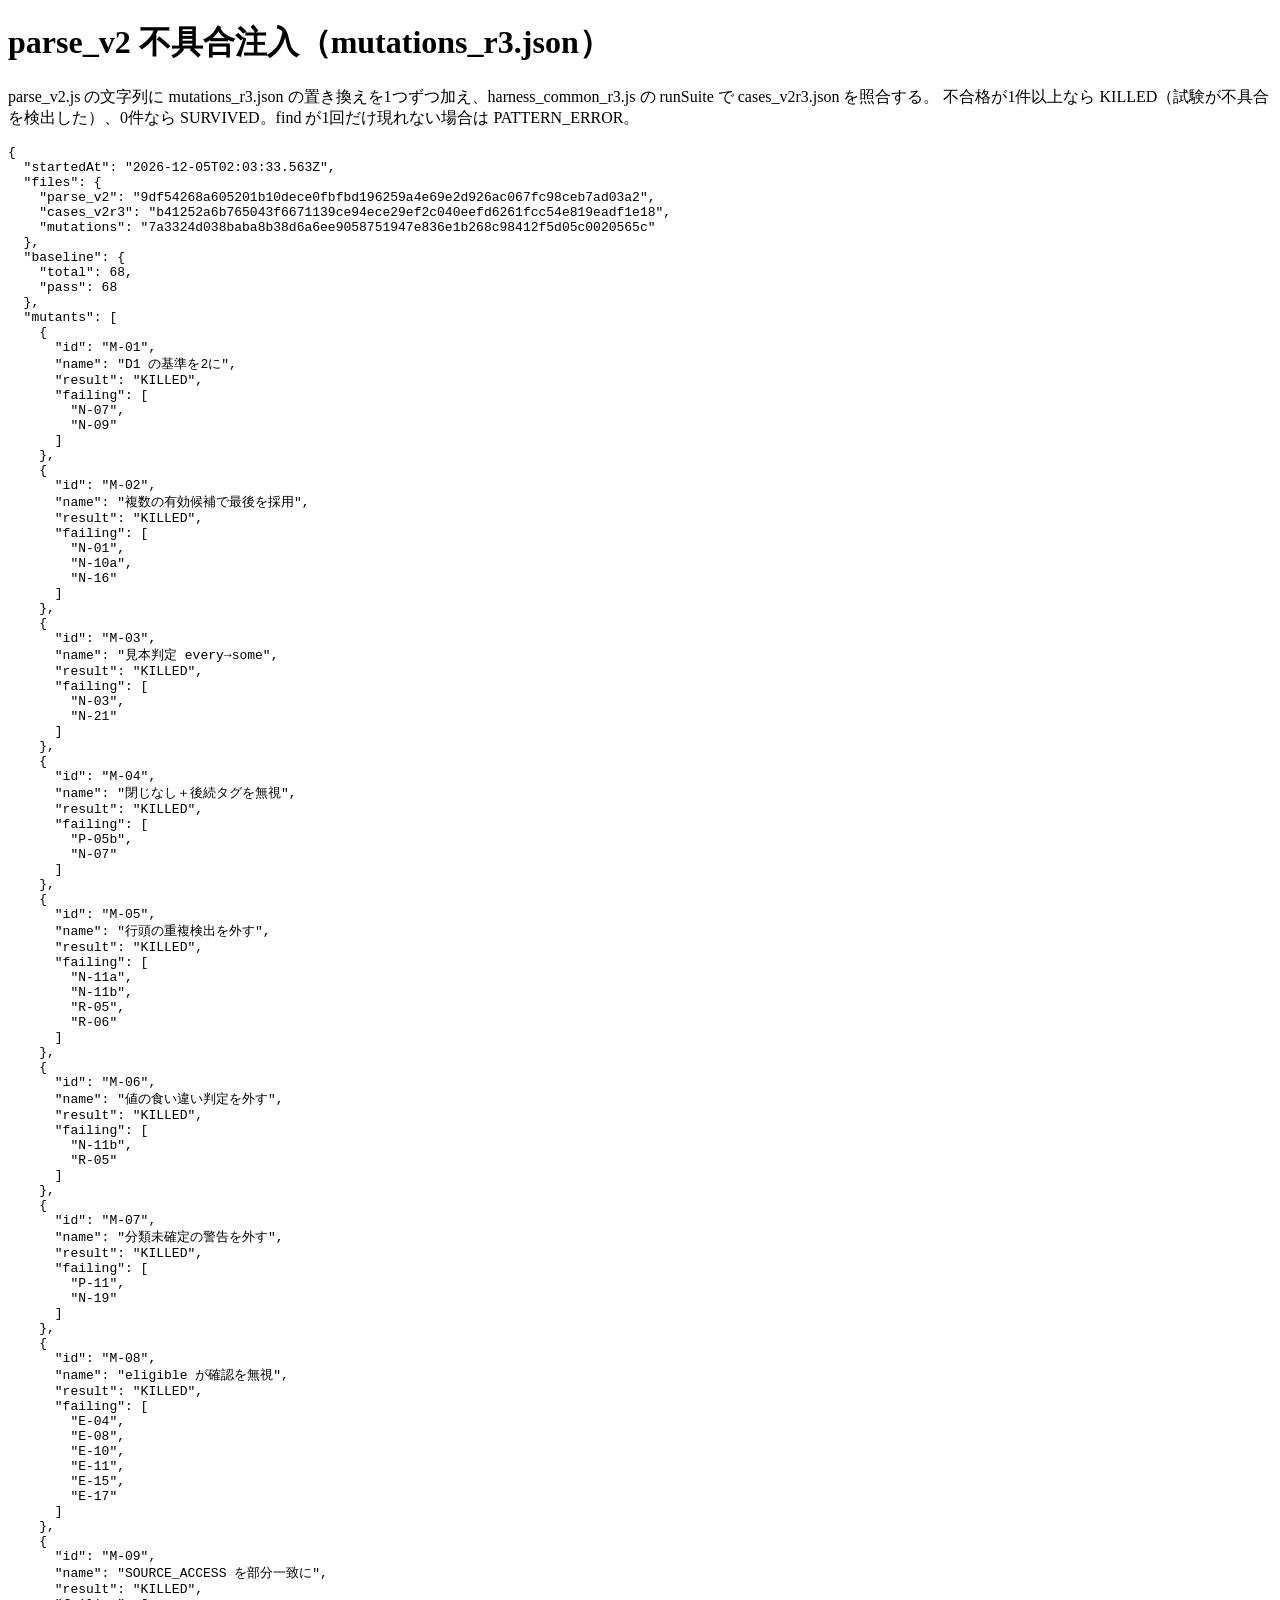
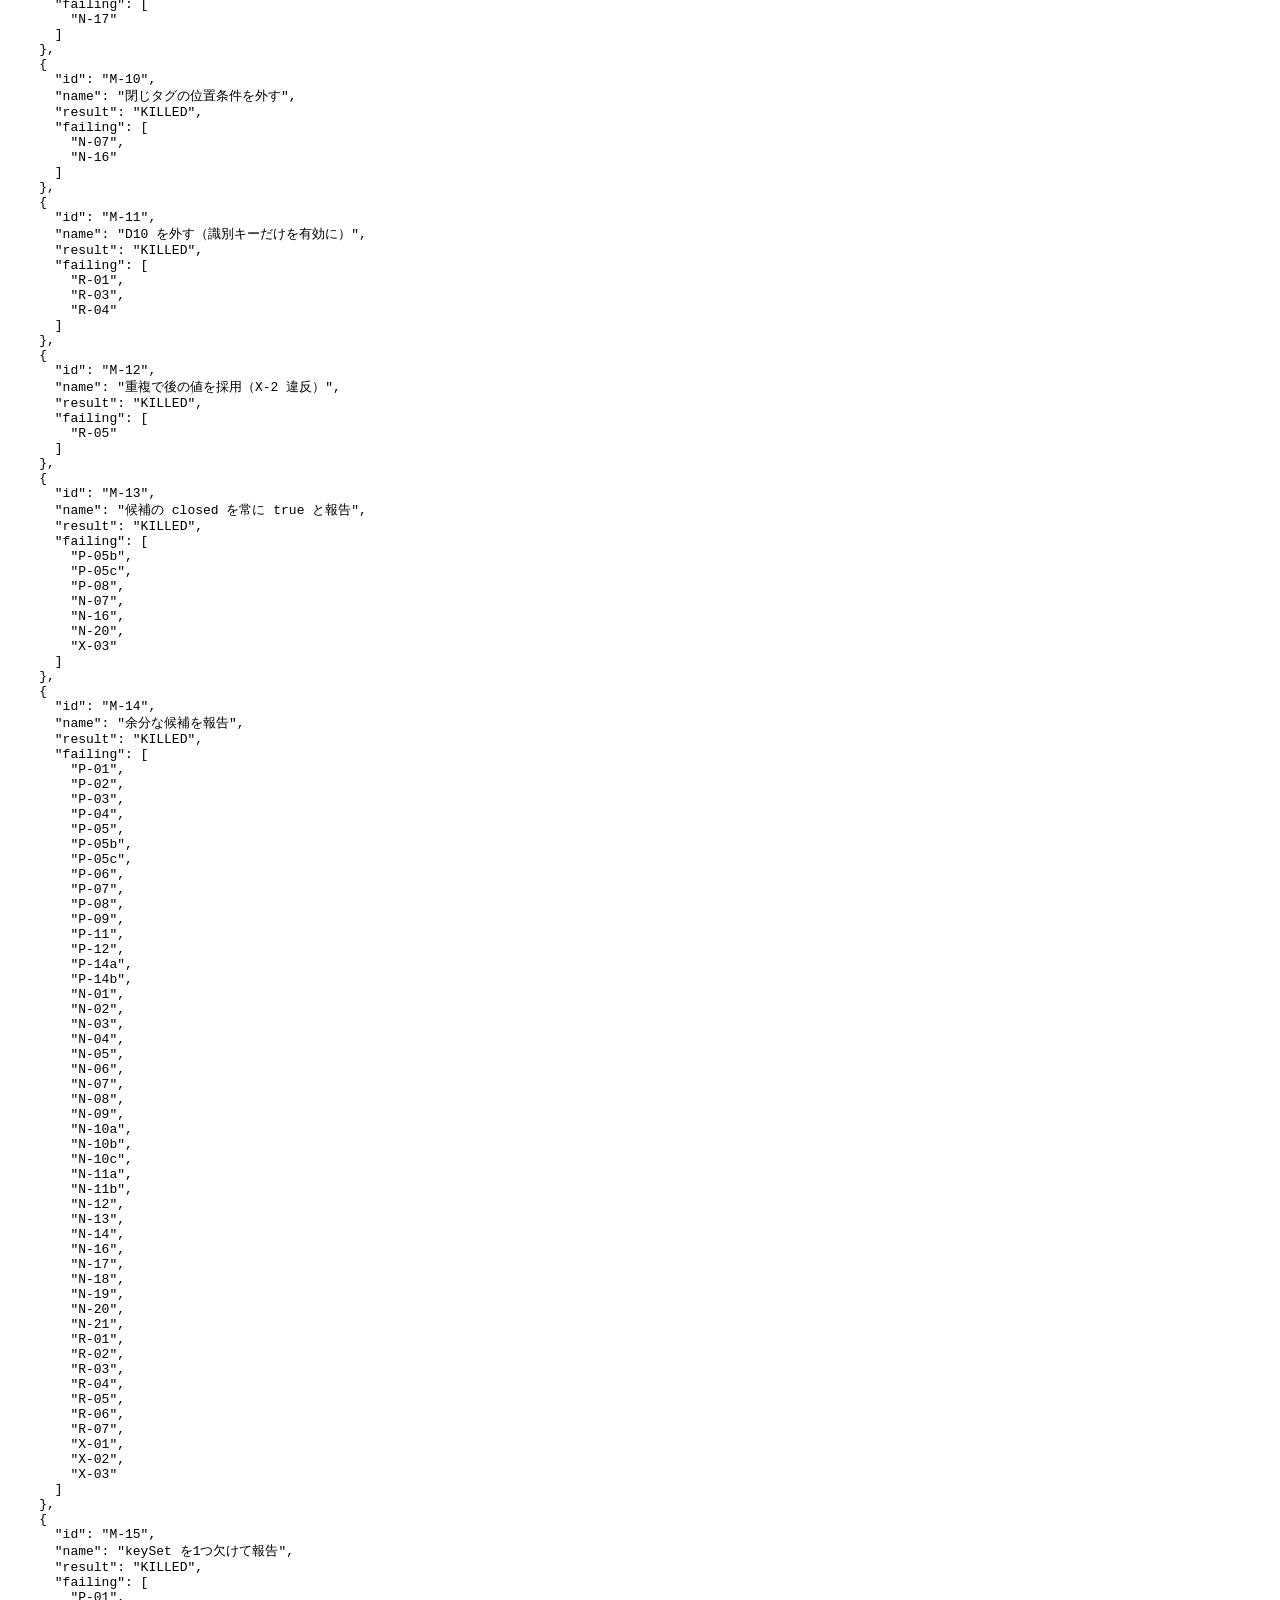
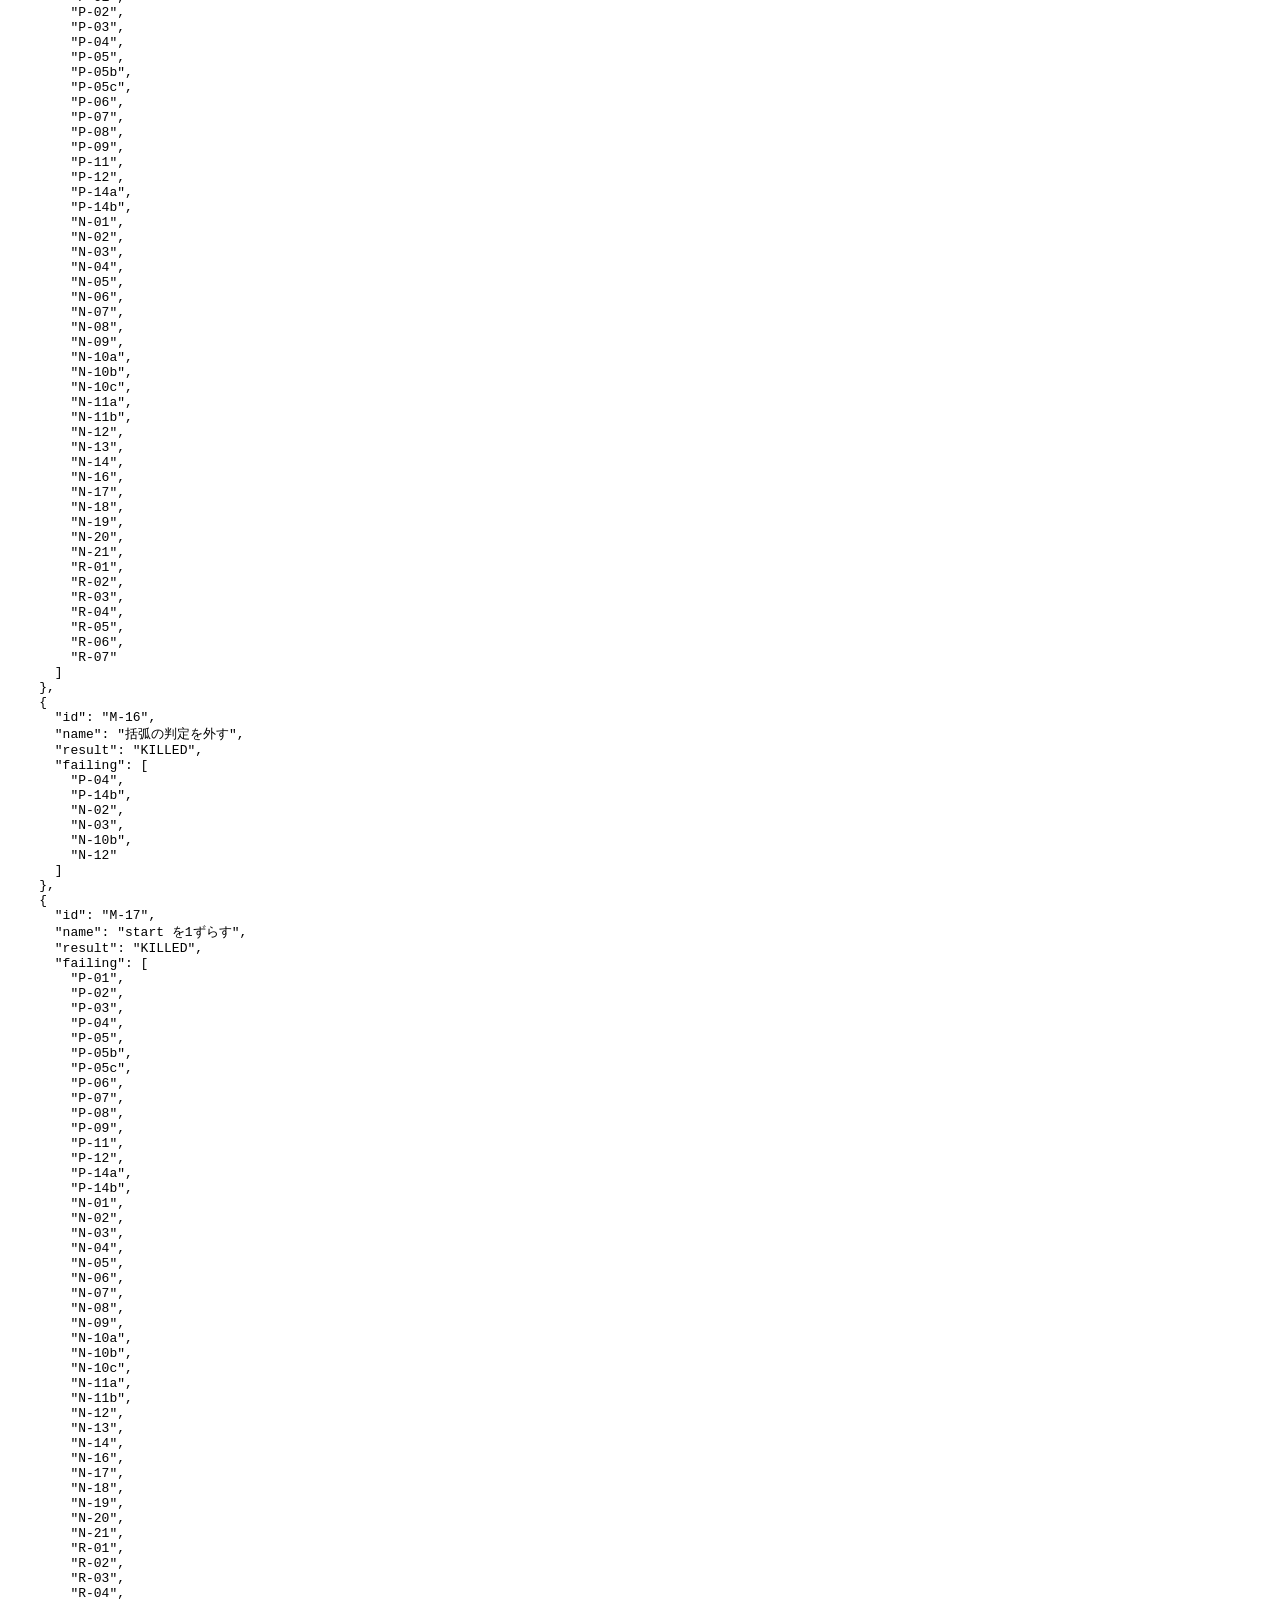
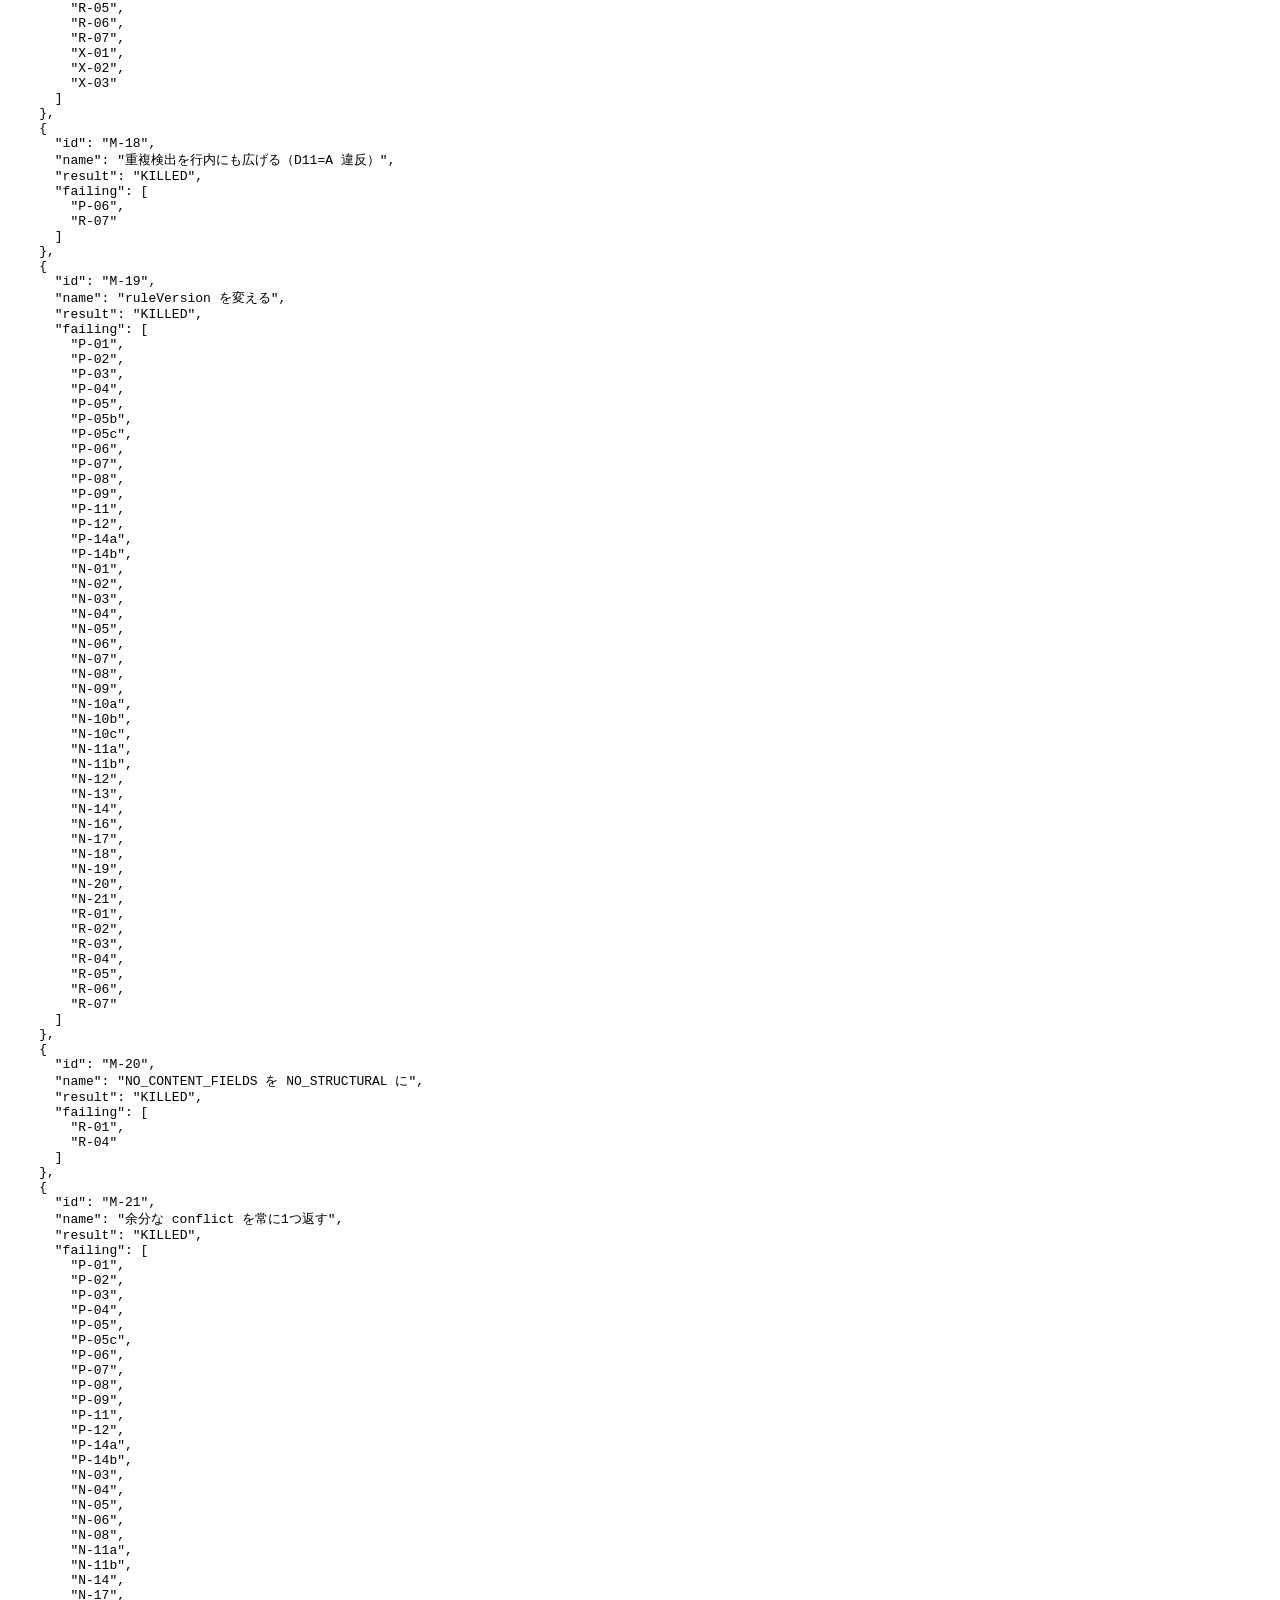
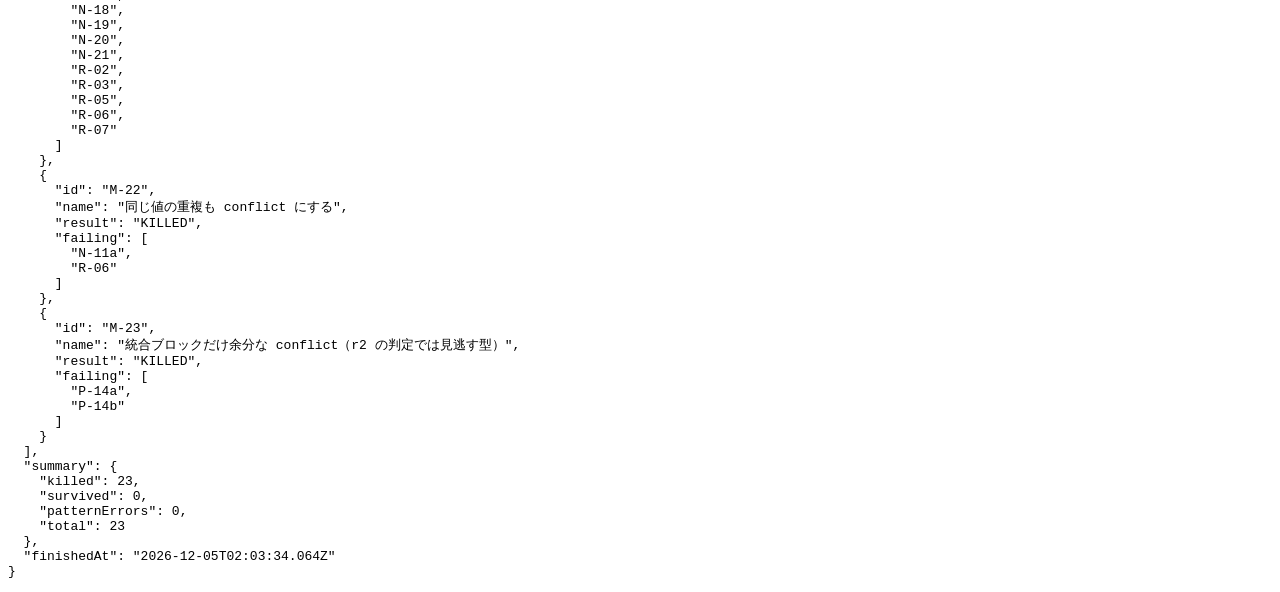
<file: operational-studio-001/mutation_runner_r3.html>
<!doctype html>
<html lang="ja">
<head><meta charset="utf-8"><title>parse_v2 mutation runner</title></head>
<body>
<h1>parse_v2 不具合注入（mutations_r3.json）</h1>
<p>parse_v2.js の文字列に mutations_r3.json の置き換えを1つずつ加え、harness_common_r3.js の runSuite で cases_v2r3.json を照合する。
不合格が1件以上なら KILLED（試験が不具合を検出した）、0件なら SURVIVED。find が1回だけ現れない場合は PATTERN_ERROR。</p>
<pre id="out">running…</pre>
<script src="harness_common_r3.js"></script>
<script>
'use strict';
const text = async p => { const r = await fetch(p, { cache: 'no-store' }); if (!r.ok) throw new Error(p + ' HTTP ' + r.status); return r.text(); };
const sha256 = async s => [...new Uint8Array(await crypto.subtle.digest('SHA-256', new TextEncoder().encode(s)))].map(x => x.toString(16).padStart(2, '0')).join('');
const load = src => { const g = {}; new Function('globalThis', 'module', src)(g, undefined); return g.ParseV2; };
(async () => {
  const out = { startedAt: new Date().toISOString() };
  try {
    const [src, casesText, mutText] = await Promise.all([text('parse_v2.js'), text('cases_v2r3.json'), text('mutations_r3.json')]);
    out.files = { parse_v2: await sha256(src), cases_v2r3: await sha256(casesText), mutations: await sha256(mutText) };
    const spec = JSON.parse(casesText);
    const baseline = HarnessCommon.runSuite(load(src), spec);
    out.baseline = { total: baseline.total, pass: baseline.pass };
    out.mutants = JSON.parse(mutText).mutants.map(m => {
      const n = src.split(m.find).length - 1;
      if (n !== 1) return { id: m.id, name: m.name, result: 'PATTERN_ERROR', occurrences: n };
      let r; try { r = HarnessCommon.runSuite(load(src.replace(m.find, () => m.replace)), spec); } catch (e) { return { id: m.id, name: m.name, result: 'KILLED', note: 'load error ' + e }; }
      return { id: m.id, name: m.name, result: r.fails.length ? 'KILLED' : 'SURVIVED', failing: r.fails.map(f => f.id) };
    });
    out.summary = { killed: out.mutants.filter(m => m.result === 'KILLED').length, survived: out.mutants.filter(m => m.result === 'SURVIVED').length,
                    patternErrors: out.mutants.filter(m => m.result === 'PATTERN_ERROR').length, total: out.mutants.length };
  } catch (e) { out.error = String(e); }
  out.finishedAt = new Date().toISOString();
  window.__MUT__ = out;
  document.getElementById('out').textContent = JSON.stringify(out, null, 2);
})();
</script>
</body>
</html>
</file>
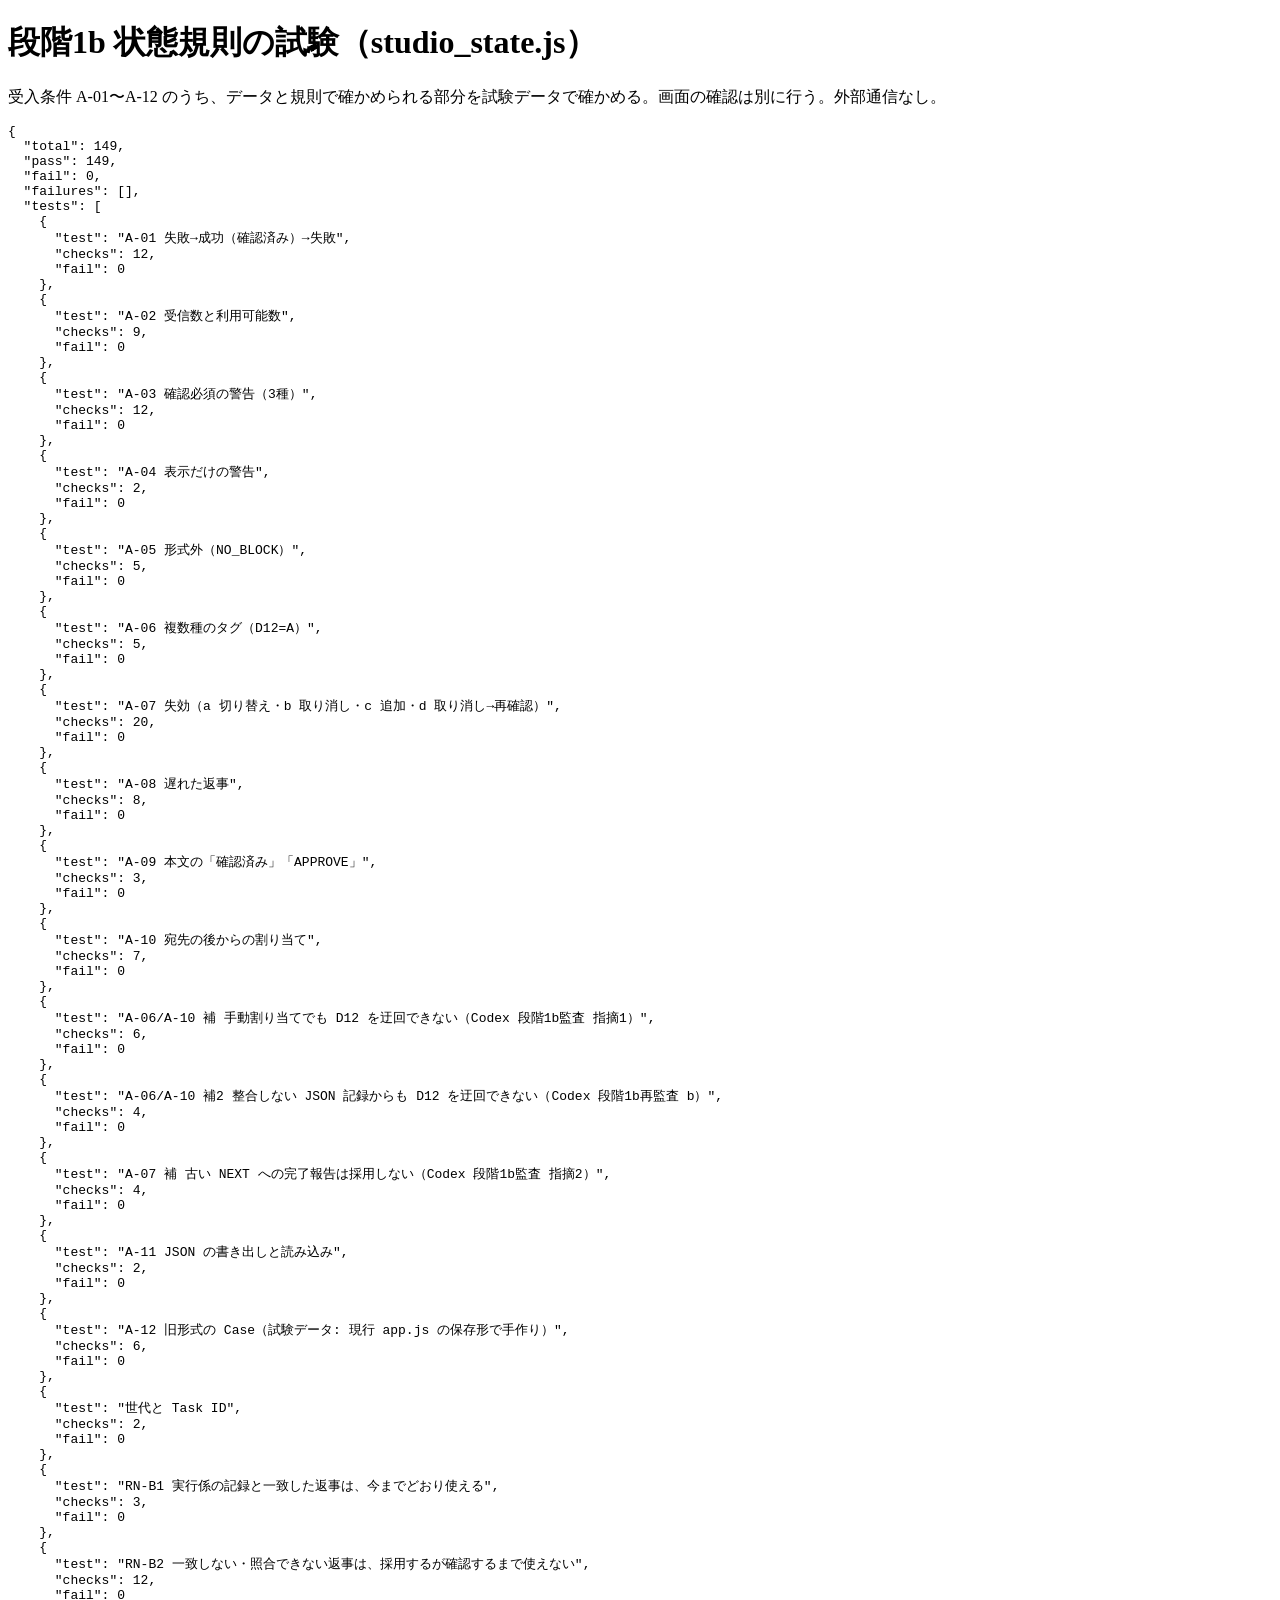
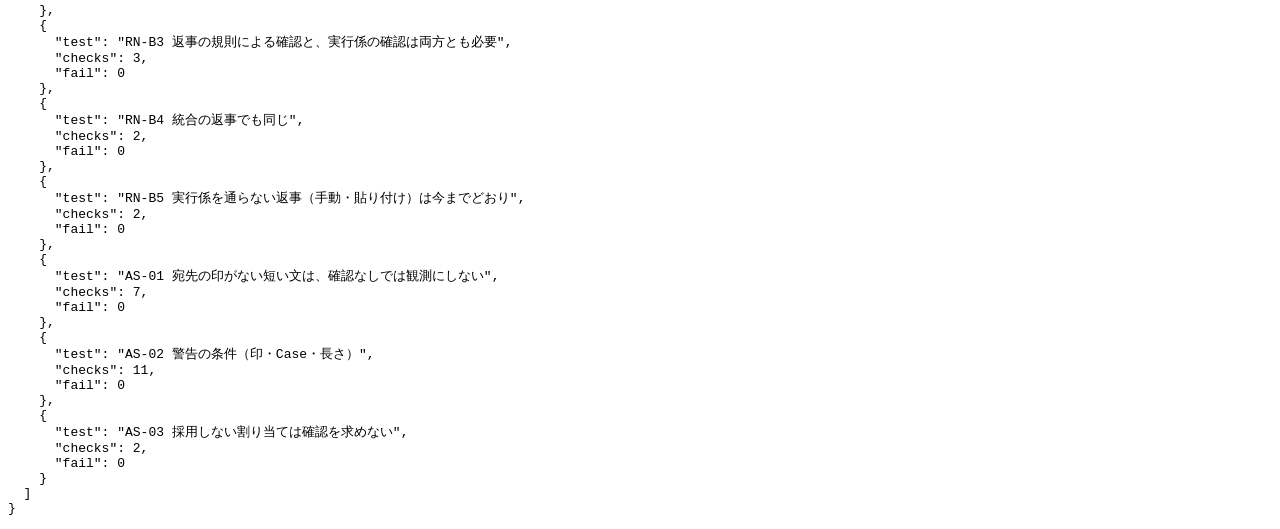
<file: operational-studio-001/test_1b.html>
<!doctype html>
<html lang="ja">
<head><meta charset="utf-8"><title>stage 1b state tests</title></head>
<body>
<h1>段階1b 状態規則の試験（studio_state.js）</h1>
<p>受入条件 A-01〜A-12 のうち、データと規則で確かめられる部分を試験データで確かめる。画面の確認は別に行う。外部通信なし。</p>
<pre id="out">running…</pre>
<script src="parse_v2.js"></script>
<script src="studio_state.js"></script>
<script src="test_1b_cases.js"></script>
<script>
'use strict';
const results = run1b(StudioState);
const pass = results.filter(r => r.ok).length;
const out = { total: results.length, pass, fail: results.length - pass, failures: results.filter(r => !r.ok), tests: [...new Set(results.map(r => r.test))].map(n => ({ test: n, checks: results.filter(r => r.test === n).length, fail: results.filter(r => r.test === n && !r.ok).length })) };
window.__T1B__ = out;
document.getElementById('out').textContent = JSON.stringify(out, null, 2);
</script>
</body>
</html>
</file>
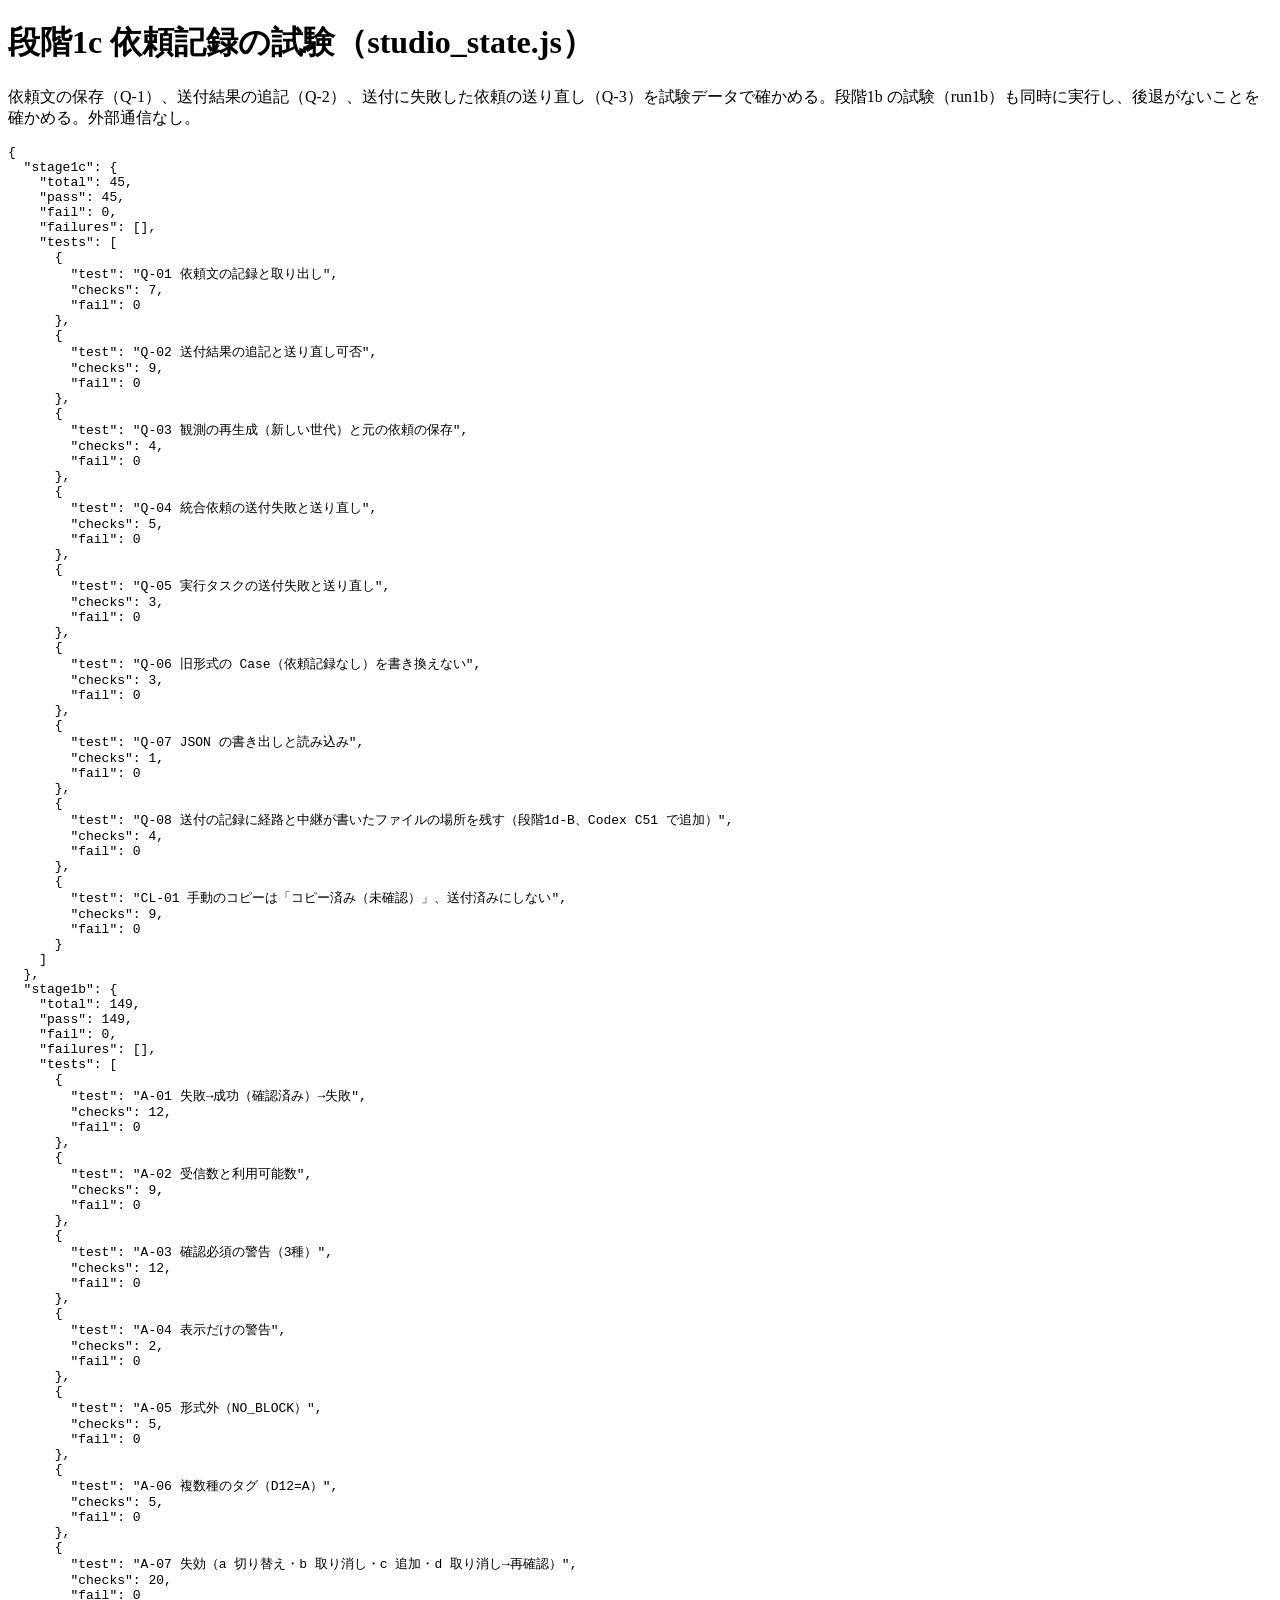
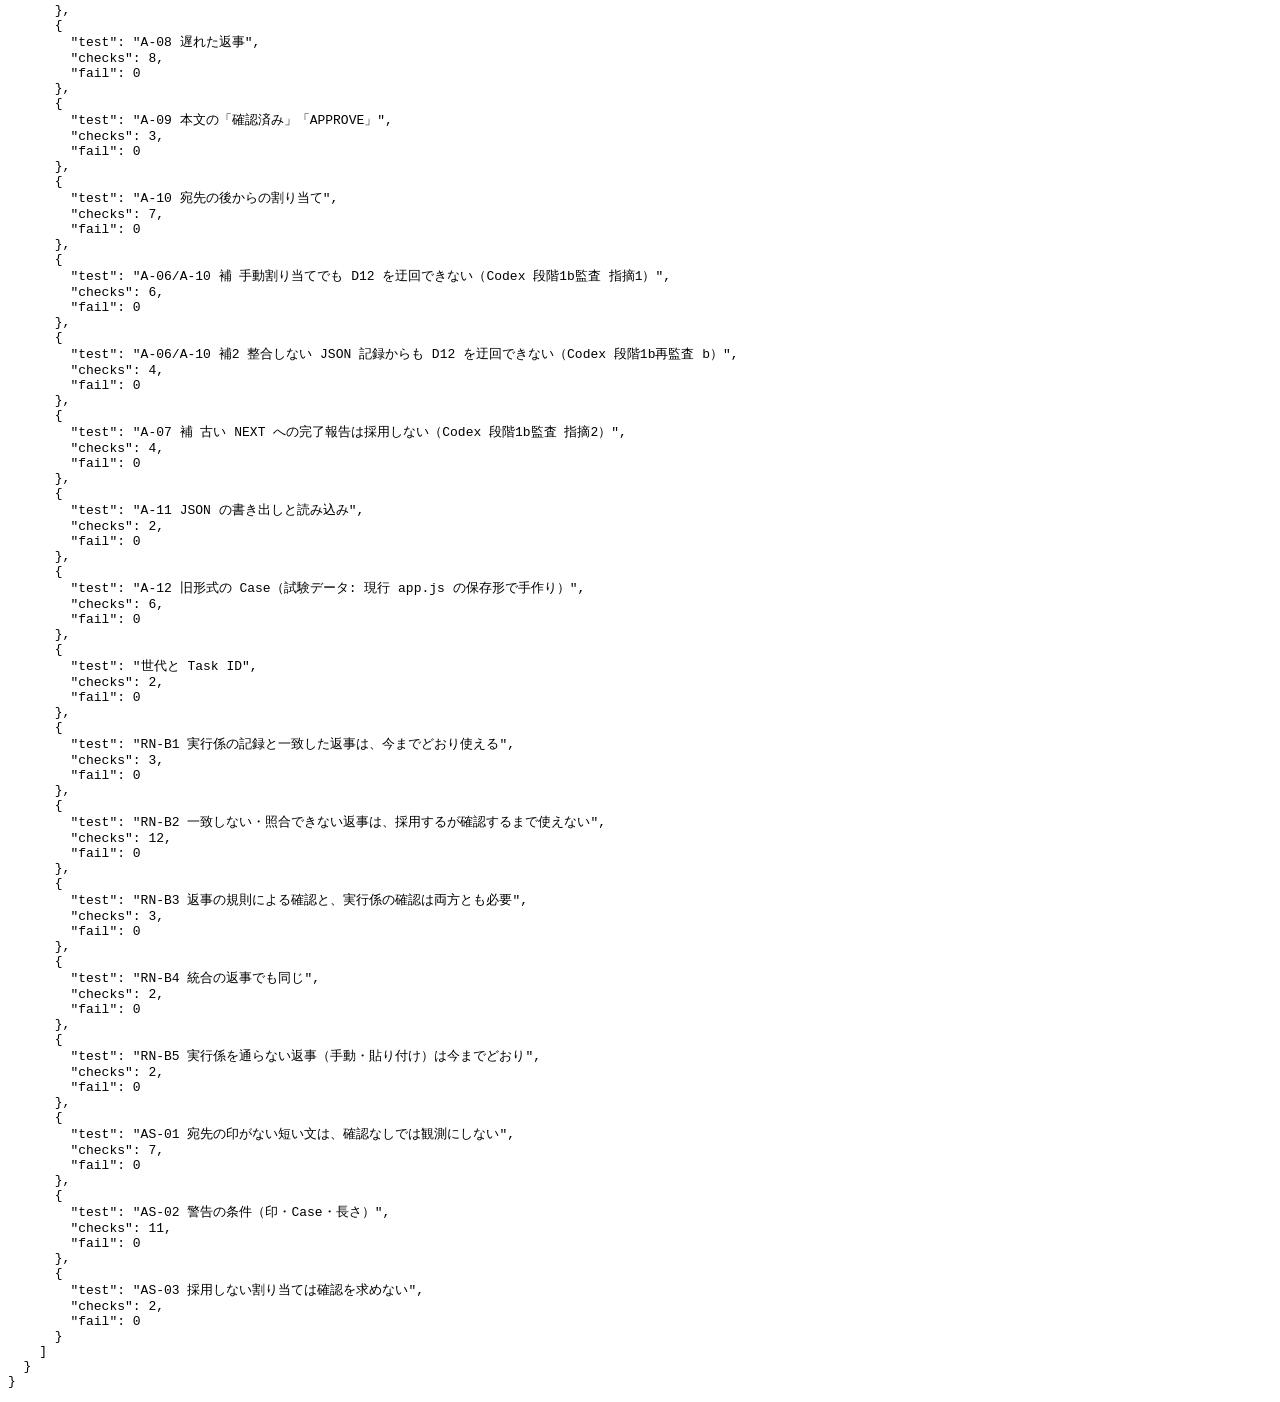
<file: operational-studio-001/test_1c.html>
<!doctype html>
<html lang="ja">
<head><meta charset="utf-8"><title>stage 1c state tests</title></head>
<body>
<h1>段階1c 依頼記録の試験（studio_state.js）</h1>
<p>依頼文の保存（Q-1）、送付結果の追記（Q-2）、送付に失敗した依頼の送り直し（Q-3）を試験データで確かめる。段階1b の試験（run1b）も同時に実行し、後退がないことを確かめる。外部通信なし。</p>
<pre id="out">running…</pre>
<script src="parse_v2.js"></script>
<script src="studio_state.js"></script>
<script src="test_1b_cases.js"></script>
<script src="test_1c_cases.js"></script>
<script>
'use strict';
const sum = results => { const pass = results.filter(r => r.ok).length; return { total: results.length, pass, fail: results.length - pass, failures: results.filter(r => !r.ok), tests: [...new Set(results.map(r => r.test))].map(n => ({ test: n, checks: results.filter(r => r.test === n).length, fail: results.filter(r => r.test === n && !r.ok).length })) }; };
const out = { stage1c: sum(run1c(StudioState)), stage1b: sum(run1b(StudioState)) };
window.__T1C__ = out;
document.getElementById('out').textContent = JSON.stringify(out, null, 2);
</script>
</body>
</html>
</file>
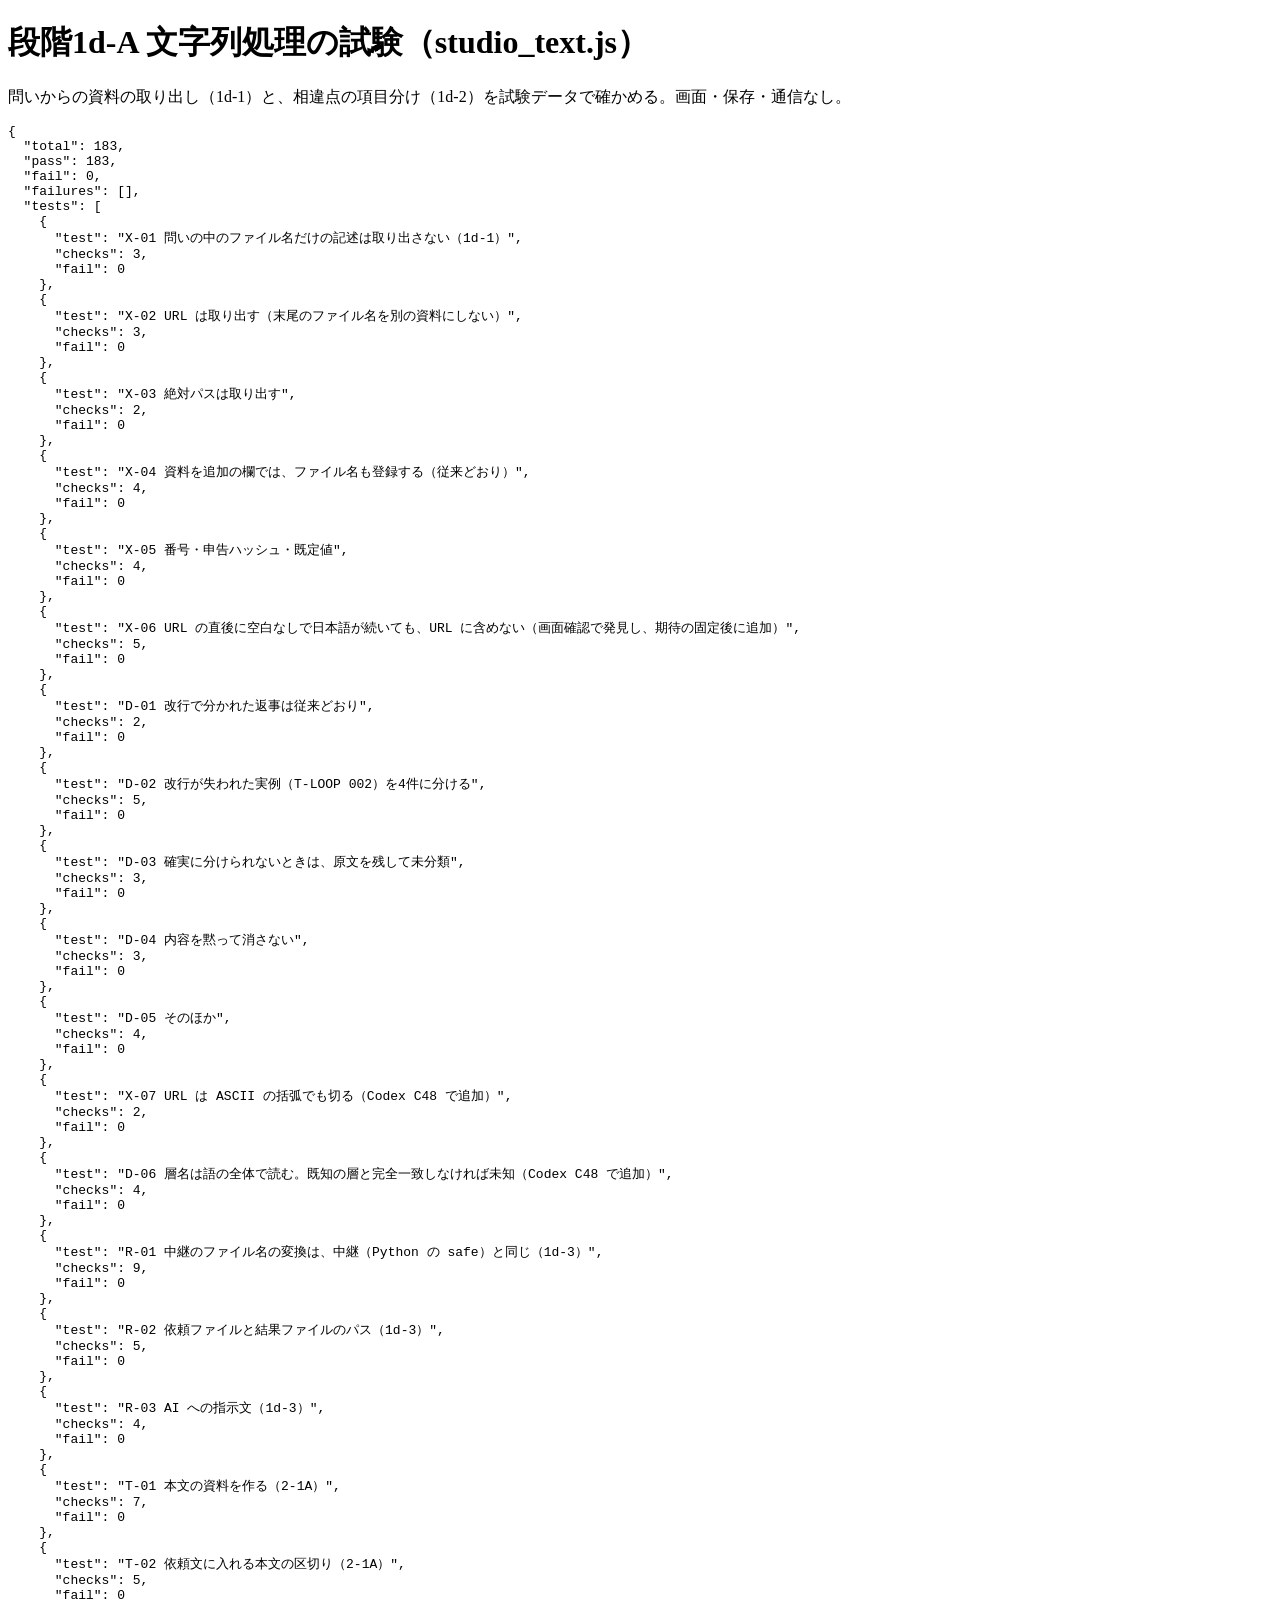
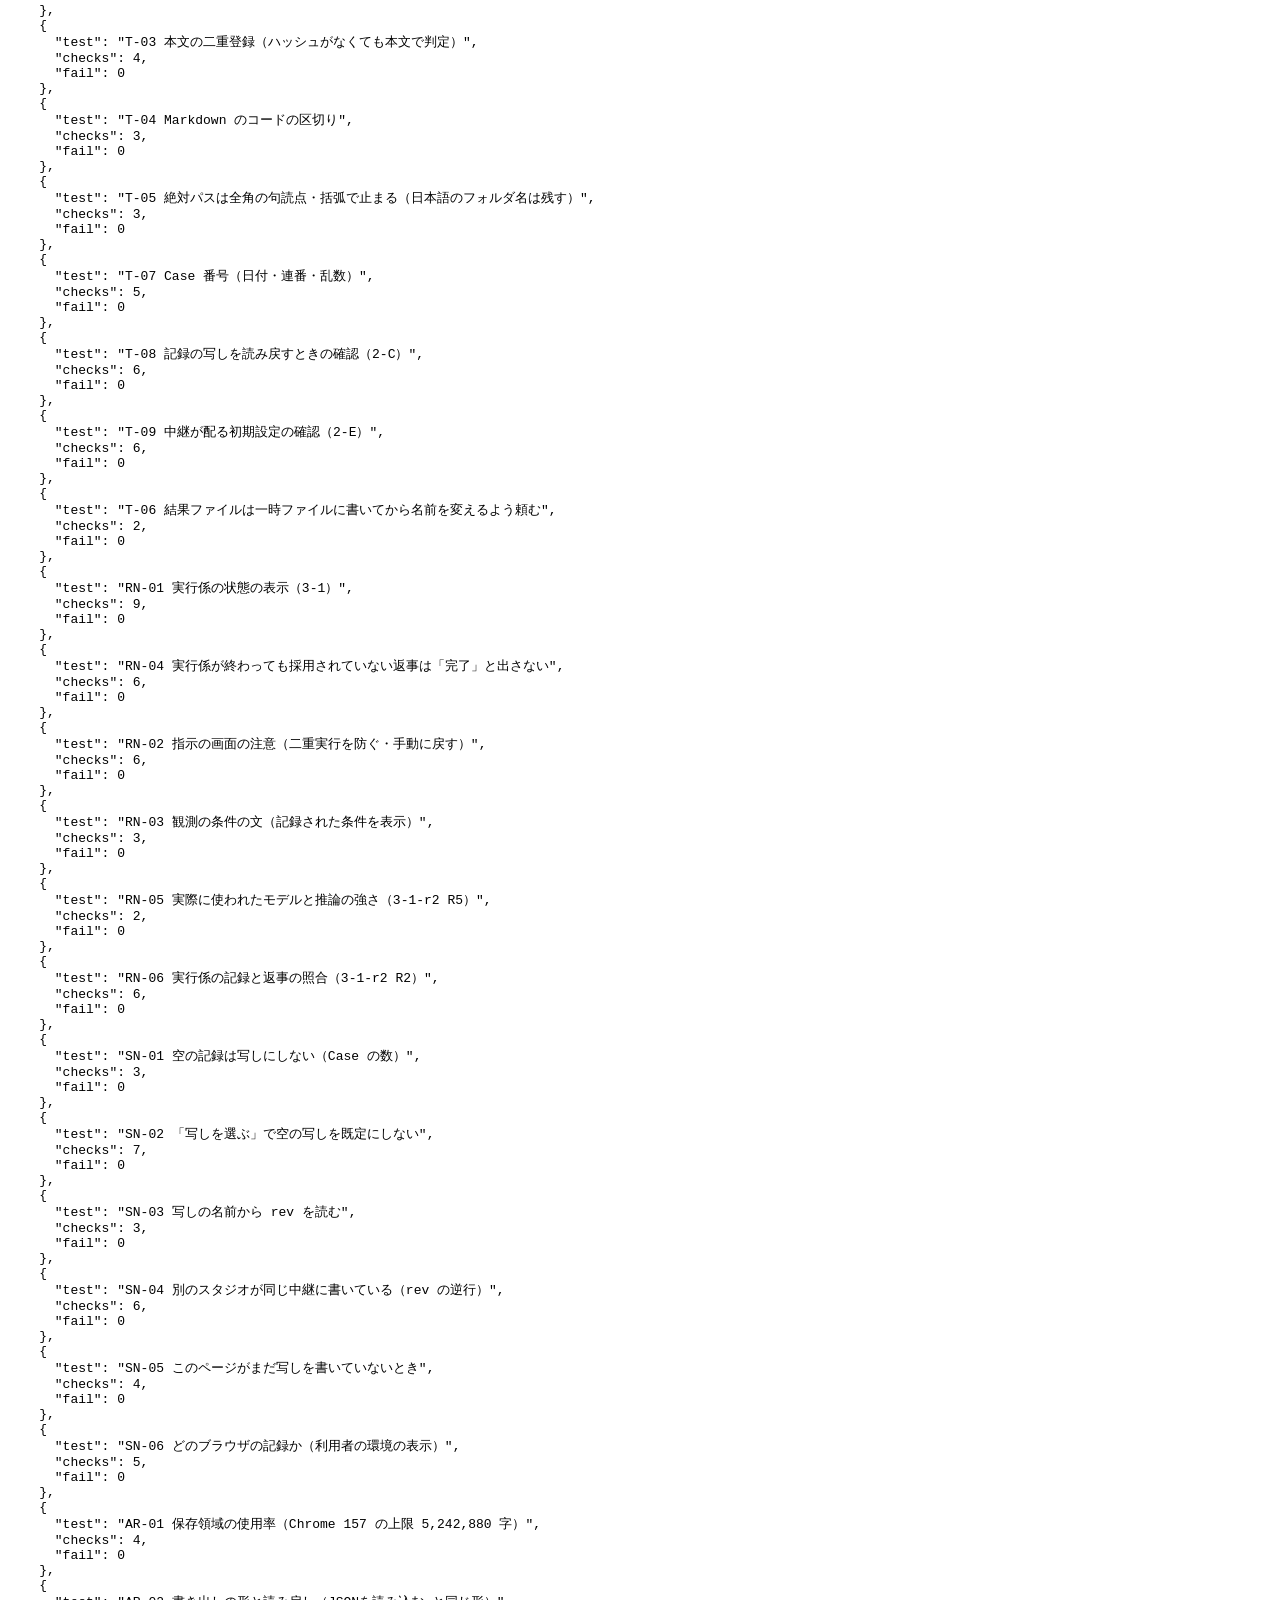
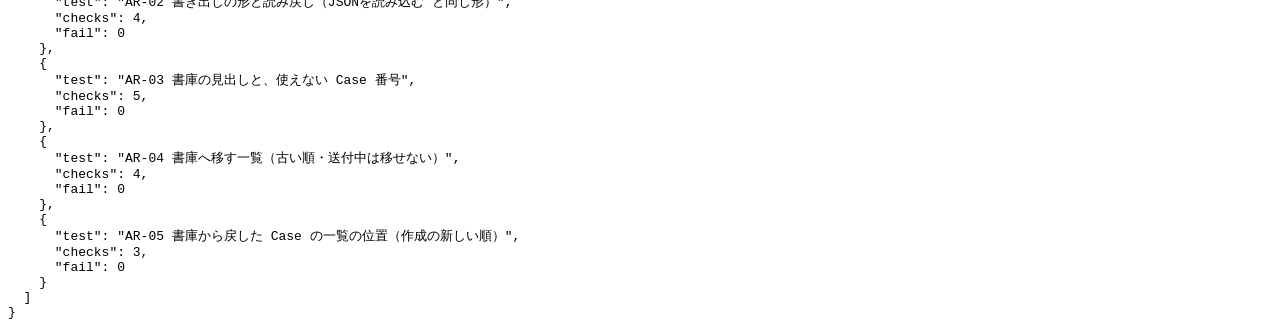
<file: operational-studio-001/test_1d.html>
<!doctype html>
<html lang="ja">
<head><meta charset="utf-8"><title>stage 1d text tests</title></head>
<body>
<h1>段階1d-A 文字列処理の試験（studio_text.js）</h1>
<p>問いからの資料の取り出し（1d-1）と、相違点の項目分け（1d-2）を試験データで確かめる。画面・保存・通信なし。</p>
<pre id="out">running…</pre>
<script src="studio_text.js"></script>
<script src="test_1d_cases.js"></script>
<script>
'use strict';
const results = run1d(StudioText);
const pass = results.filter(r => r.ok).length;
const out = { total: results.length, pass, fail: results.length - pass, failures: results.filter(r => !r.ok), tests: [...new Set(results.map(r => r.test))].map(n => ({ test: n, checks: results.filter(r => r.test === n).length, fail: results.filter(r => r.test === n && !r.ok).length })) };
window.__T1D__ = out;
document.getElementById('out').textContent = JSON.stringify(out, null, 2);
</script>
</body>
</html>
</file>
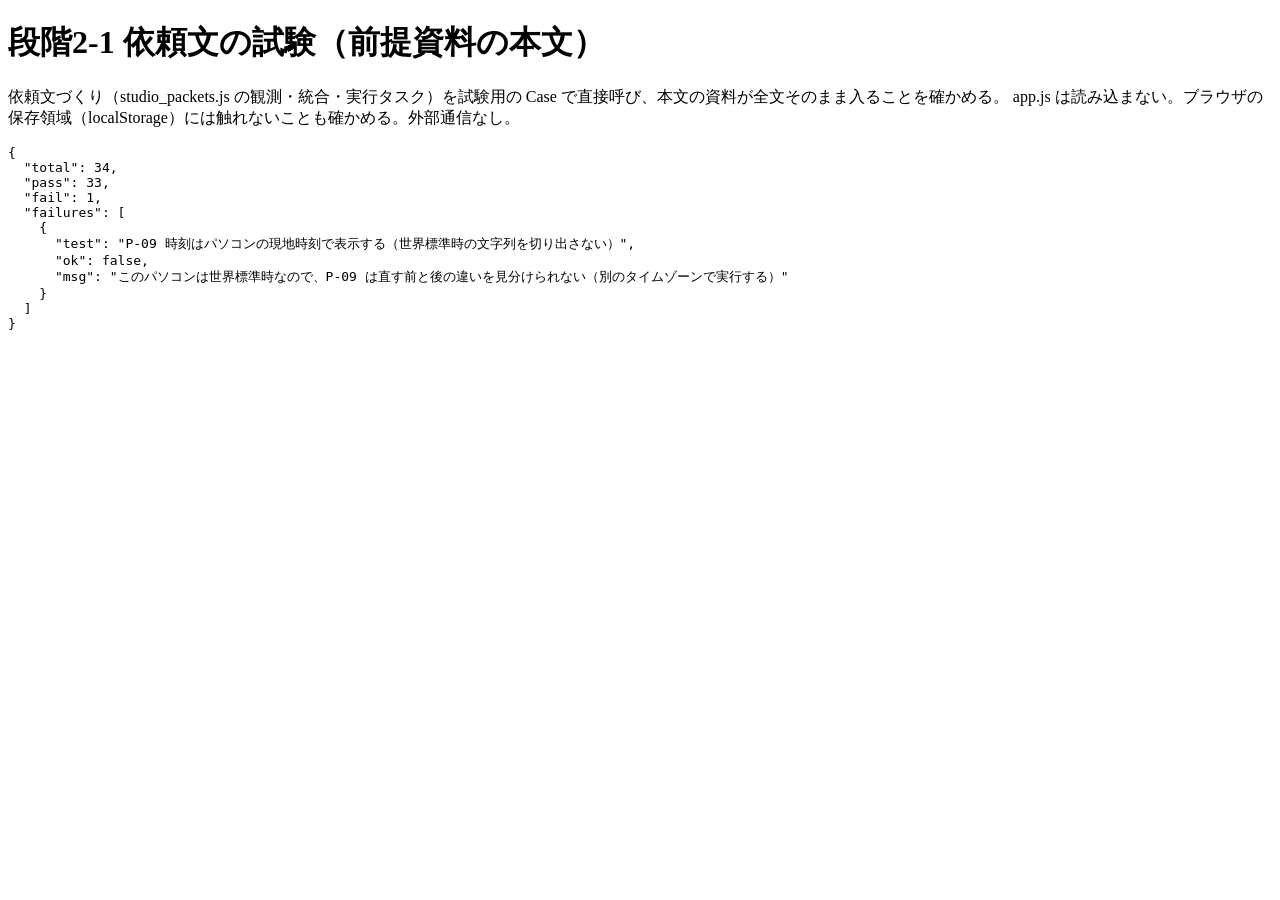
<file: operational-studio-001/test_2_1.html>
<!doctype html>
<html lang="ja">
<head><meta charset="utf-8"><title>stage 2-1 packet tests</title></head>
<body>
<h1>段階2-1 依頼文の試験（前提資料の本文）</h1>
<p>依頼文づくり（studio_packets.js の観測・統合・実行タスク）を試験用の Case で直接呼び、本文の資料が全文そのまま入ることを確かめる。
app.js は読み込まない。ブラウザの保存領域（localStorage）には触れないことも確かめる。外部通信なし。</p>
<pre id="out">running…</pre>
<script>
// Count every access to the browser storage made after this point: the modules under test must not use it.
window.__storageCalls = [];
for (const m of ['getItem', 'setItem', 'removeItem', 'clear']) {
  const orig = Storage.prototype[m];
  Storage.prototype[m] = function (...a) { window.__storageCalls.push(m); return orig.apply(this, a); };
}
</script>
<script src="connectors.js"></script>
<script src="parse_v2.js"></script>
<script src="studio_state.js"></script>
<script src="studio_text.js?v=2-2c"></script>
<script src="studio_packets.js?v=2-4"></script>
<script>
'use strict';
(async () => {
  const results = []; let cur = null;
  const check = (cond, msg) => results.push({ test: cur, ok: !!cond, msg });
  const NL = String.fromCharCode(10);
  const hex = async s => [...new Uint8Array(await crypto.subtle.digest('SHA-256', new TextEncoder().encode(s)))].map(b => b.toString(16).padStart(2, '0')).join('');
  const now = () => new Date().toISOString();
  const P = StudioPackets;

  const body = ['前提の一行目', '', '空行の後の行', '  行頭に空白のある行', '--- S9 ここまで ---（本文中の紛らわしい行）', '最後の行'].join(NL);
  const src = StudioText.textSource('S1', '試験の前提', body, await hex(body), new TextEncoder().encode(body).length, now());
  const fields = { OBSERVATION: '観測', EVIDENCE: 'INFERENCE', UNKNOWN: 'なし', CONDITION: '試験', SOURCE_ACCESS: 'S1=READABLE' };
  const c = {
    id: 'CASE-TEST-21', question: '試験の問い', createdAt: now(), sources: [src, { id: 'S2', kind: 'URL', ref: 'https://example.com/x', claimedHash: null, verified: null, access: {} }],
    observers: ['GPT', 'Codex'], tasks: {
      GPT: { taskId: 'CASE-TEST-21-OBS-GPT', sentAt: now(), sendStatus: null, result: { fields, raw: '原文' } },
      Codex: { taskId: 'CASE-TEST-21-OBS-Codex', sentAt: now(), sendStatus: null, result: { fields, raw: '原文' } } },
    synthesis: { fields: { COMMON: '共通', NEXT_TASK: '作業', EXECUTION_NEEDS: '条件', UNKNOWN: '不明', HOLD: '' }, by: 'GPT', at: now(), raw: 'x', missing: [] },
    gate: { decision: 'APPROVE', at: now(), reason: '理由' }, gateHistory: [], next: null, metrics: {}, log: [], requests: []
  };
  const packets = { observe: P.observe(c, 'GPT'), synthesis: P.synthesis(c, 'GPT'), next: P.next(c, 'Codex', 'CASE-TEST-21-NEXT') };

  cur = 'P-00 準備';
  check(!src.error && src.verified && src.verified.sha256 === await hex(body), '本文の資料ができ、ハッシュは本文の SHA-256');
  check(typeof window.observePacket === 'undefined' && typeof window.render === 'undefined', 'app.js は読み込んでいない');

  for (const [name, p] of Object.entries(packets)) {
    cur = 'P-01 ' + name + ' の依頼文';
    check(p.includes(NL + body + NL), '本文が全文そのまま入る（空行・行頭の空白・紛らわしい行を含む）');
    check(p.includes('- S1｜本文｜試験の前提｜Studio が保存した本文 SHA-256 ' + src.verified.sha256), '資料の一覧に名前とハッシュ');
    check(p.includes('--- S1「試験の前提」 SHA-256 ' + src.verified.sha256 + ' ---' + NL + body + NL + '--- S1 ここまで ---'), '区切りの中に本文');
    check(p.includes('https://example.com/x'), 'ほかの資料（URL）も一覧に残る');
    const start = p.indexOf('--- S1「試験の前提」'), inner = p.slice(p.indexOf(NL, start) + 1, p.lastIndexOf(NL + '--- S1 ここまで ---'));
    check(await hex(inner) === src.verified.sha256, '依頼文から取り出した本文のハッシュが記録と一致');
  }

  cur = 'P-02 本文の資料がないとき';
  const c0 = { ...c, sources: [c.sources[1]] };
  check(!P.observe(c0, 'GPT').includes('■ 資料本文'), '本文の資料がなければ「資料本文」の区切りは出ない');

  cur = 'P-03 統合に観測本文を含める';
  const resultRaw = '前置きの具体的な回答本文\n[STUDIO_RESULT]\nOBSERVATION: 結果ブロック内の重複\n[/STUDIO_RESULT]\n後置きの本文\n[STUDIO_SYNTHESIS] は回答本文中の文字列';
  c.tasks.GPT.result.raw = resultRaw;
  let syn = P.synthesis(c, 'GPT');
  check(syn.includes('前置きの具体的な回答本文\n') && syn.includes('後置きの本文\n[STUDIO_SYNTHESIS] は回答本文中の文字列'), '採用観測の結果ブロック外にある本文が統合依頼に入る');
  check(!syn.includes('結果ブロック内の重複'), '回答本文から最後の [STUDIO_RESULT] ブロックが取り除かれる');
  check(syn.includes('#### GPT の回答本文（') && syn.includes('コードフェンス内の [STUDIO_RESULT] や [STUDIO_SYNTHESIS]'), '回答本文の見出しとブロックの注意書きが入る');

  cur = 'P-04 バッククォートを含む本文';
  c.tasks.GPT.result.raw = '本文に ``` がある';
  syn = P.synthesis(c, 'GPT');
  check(syn.includes('````\n本文に ``` がある\n````'), '本文中のバッククォートより長いフェンスで囲む');

  cur = 'P-05 本文の上限';
  c.tasks.GPT.result.raw = 'A'.repeat(30005);
  syn = P.synthesis(c, 'GPT');
  check(syn.includes('#### GPT の回答本文（30005字）') && syn.includes('A'.repeat(30000)), '見出しに全文字数を示し、本文は先頭30,000字まで');
  check(syn.includes('（以下 5 字を省略。全文はスタジオの記録にある）'), '上限超過分の文字数と記録先を注記する');
  check(!syn.includes('A'.repeat(30001)), '本文の出力上限を超えない');

  cur = 'P-06 空の回答本文';
  c.tasks.GPT.result.raw = '  \n[STUDIO_RESULT]\nOBSERVATION: 項目だけ\n[/STUDIO_RESULT]  ';
  syn = P.synthesis(c, 'GPT');
  check(syn.includes('#### GPT の回答本文（0字）\n（本文なし）'), '本文が空なら見出しの後に本文なしと表示する');

  cur = 'P-07 不採用観測の本文';
  const cWithIneligible = { ...c, observers: [...c.observers, 'Nope'], tasks: { ...c.tasks, Nope: { taskId: 'NOPE', result: { status: 'PARSE_FAILED', fields, raw: '不採用観測の秘密本文' } } } };
  syn = P.synthesis(cWithIneligible, 'GPT');
  check(!syn.includes('不採用観測の秘密本文'), '不採用の観測は本文ごと統合依頼に入らない');

  cur = 'P-09 時刻はパソコンの現地時刻で表示する（世界標準時の文字列を切り出さない）';
  const local = (y, mo, d, h, mi) => new Date(y, mo - 1, d, h, mi, 30).toISOString();   // stored as UTC, like now()
  check(P.hm(local(2026, 10, 25, 9, 5)) === '10-25 09:05', '朝 9:05 は 09:05（' + P.hm(local(2026, 10, 25, 9, 5)) + '）');
  check(P.hm(local(2026, 1, 1, 0, 7)) === '01-01 00:07', '年の変わり目の 0:07 は 01-01 00:07（' + P.hm(local(2026, 1, 1, 0, 7)) + '）');
  check(P.hm('') === '' && P.hm(null) === '' && P.hm(undefined) === '', '空の値は空のまま');
  check(P.hm('2026-13-99T99:99') === '13-99 99:99', '日時として読めない値は、今までどおり切り出す');
  const cg = { ...c, gate: { ...c.gate, at: local(2026, 10, 25, 9, 5) } };
  check(P.next(cg, 'Codex', 'CASE-TEST-21-NEXT').includes('■ 人間の判断: APPROVE（10-25 09:05）'), '実行タスクの依頼文の判断の時刻も現地時刻');
  if (new Date(2026, 9, 25).getTimezoneOffset() === 0) check(false, 'このパソコンは世界標準時なので、P-09 は直す前と後の違いを見分けられない（別のタイムゾーンで実行する）');

  cur = 'P-08 保存領域に触れない';
  check(window.__storageCalls.length === 0, '依頼文づくりの間、localStorage を一度も使っていない（' + window.__storageCalls.join(',') + '）');

  const pass = results.filter(r => r.ok).length;
  const out = { total: results.length, pass, fail: results.length - pass, failures: results.filter(r => !r.ok) };
  window.__T21__ = out;
  document.getElementById('out').textContent = JSON.stringify(out, null, 2);
})();
</script>
</body>
</html>
</file>
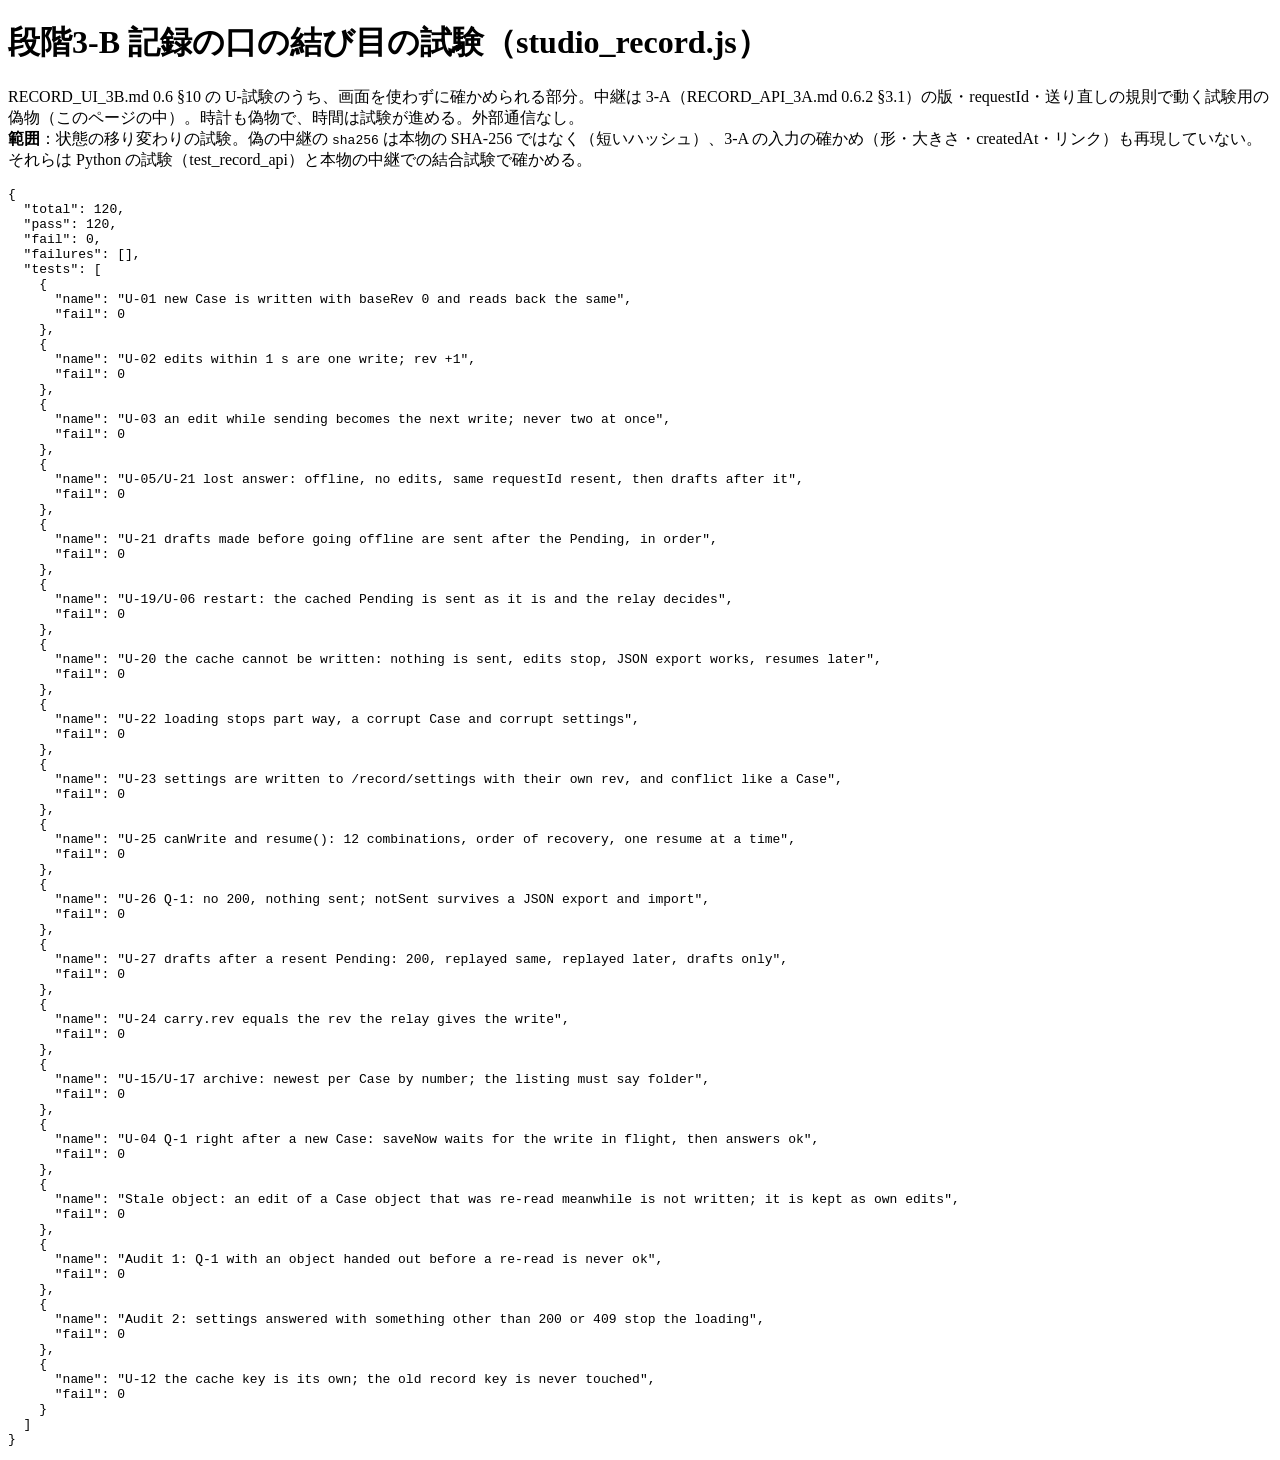
<file: operational-studio-001/test_3b.html>
<!doctype html>
<html lang="ja"><head><meta charset="utf-8"><title>stage 3-B record tests</title></head>
<body>
<h1>段階3-B 記録の口の結び目の試験（studio_record.js）</h1>
<p>RECORD_UI_3B.md 0.6 §10 の U-試験のうち、画面を使わずに確かめられる部分。中継は 3-A（RECORD_API_3A.md 0.6.2 §3.1）の版・requestId・送り直しの規則で動く試験用の偽物（このページの中）。時計も偽物で、時間は試験が進める。外部通信なし。<br><b>範囲</b>：状態の移り変わりの試験。偽の中継の <code>sha256</code> は本物の SHA-256 ではなく（短いハッシュ）、3-A の入力の確かめ（形・大きさ・createdAt・リンク）も再現していない。それらは Python の試験（test_record_api）と本物の中継での結合試験で確かめる。</p>
<pre id="out">running…</pre>
<script>document.write('<script src="studio_record.js?t=' + Date.now() + '"><\/script>');   // never a cached copy (mutation runs)</script>
<script>
'use strict';
// ---------- a fake relay with the rules of 3-A section 3.1 ----------
function hash(s) { let h = 2166136261; for (let i = 0; i < s.length; i++) { h ^= s.charCodeAt(i); h = Math.imul(h, 16777619); } return ('0000000' + (h >>> 0).toString(16)).slice(-8); }
function Relay() {
  const r = { cases: {}, settings: { rev: 0, value: {}, reqs: {} }, down: false, holds: [], log: [], corrupt: new Set(), settingsCorrupt: false, archives: null, failNext: null };
  r.entry = id => id === '_settings' ? r.settings : r.cases[id];
  r.write = (id, baseRev, requestId, value) => {
    let e = r.entry(id);
    if (!e) { if (id === '_settings') e = r.settings; else e = r.cases[id] = { rev: 0, value: null, reqs: {}, createdAt: value && value.createdAt }; }
    const sha = hash(JSON.stringify(value));
    if (e.reqs[requestId]) { const s = e.reqs[requestId]; return s.sha === sha ? [200, { rev: s.rev, sha256: sha, replayed: true, currentRev: e.rev }] : [409, { error: 'request_id_reused' }]; }
    if (baseRev !== e.rev) { if (!e.rev && id !== '_settings') delete r.cases[id]; return [409, { error: 'version_conflict', currentRev: e.rev }]; }
    e.rev++; e.value = JSON.parse(JSON.stringify(value)); e.sha = sha; e.reqs[requestId] = { rev: e.rev, sha };
    return [200, { rev: e.rev, sha256: sha, replayed: false }];
  };
  r.other = (id, mutate) => { const e = r.entry(id); const v = JSON.parse(JSON.stringify(e.value)); mutate(v); return r.write(id, e.rev, 'other-' + Math.random(), v); };
  r.handle = (method, path, body) => {
    const u = new URL('http://x' + path);
    if (method === 'GET' && u.pathname === '/record') return [200, { format: 'ats-record-list-1', cases: Object.entries(r.cases).filter(([, e]) => e.rev).map(([id, e]) => ({ id, rev: e.rev, sha256: e.sha, createdAt: e.createdAt, ...(r.corrupt.has(id) ? { problem: 'bad' } : {}) })), settings: { rev: r.settings.rev, ...(r.settingsCorrupt ? { problem: 'bad' } : {}) } }];
    if (method === 'GET' && u.pathname === '/record/case') { const id = u.searchParams.get('id'), e = r.cases[id]; if (r.corrupt.has(id)) return [409, { error: 'record_corrupt' }]; return e && e.rev ? [200, { id, rev: e.rev, sha256: e.sha, case: e.value }] : [404, { error: 'no such Case' }]; }
    if (method === 'GET' && u.pathname === '/record/settings') return r.settingsCorrupt ? [409, { error: 'record_corrupt' }] : [200, { rev: r.settings.rev, sha256: r.settings.sha || null, settings: r.settings.value }];
    if (method === 'POST' && u.pathname === '/record/case') { if (r.corrupt.has(body.id)) return [409, { error: 'record_corrupt' }]; return r.write(body.id, body.baseRev, body.requestId, body.case); }
    if (method === 'POST' && u.pathname === '/record/settings') { if (r.settingsCorrupt) return [409, { error: 'record_corrupt' }]; return r.write('_settings', body.baseRev, body.requestId, body.settings); }
    if (method === 'GET' && u.pathname === '/archives') return r.archives || [200, { folder: 'absent', archives: [] }];
    return [404, { error: 'unknown' }];
  };
  r.fetch = async (url, init) => {
    const method = (init && init.method) || 'GET', path = url.replace(/^http:\/\/relay/, ''), body = init && init.body ? JSON.parse(init.body) : null;
    r.log.push({ method, path, body });
    if (r.holds.length && r.holds[0].match(method, path)) { const h = r.holds.shift(); await h.wait; }
    if (r.down) throw new Error('relay down');
    if (r.failNext && r.failNext.match(method, path)) { const f = r.failNext; r.failNext = null;
      if (f.applyThenDrop) { r.handle(method, path, body); throw new Error('answer lost'); }
      return { status: f.status, json: async () => f.body || {} }; }
    const [status, j] = r.handle(method, path, body);
    return { status, json: async () => j };
  };
  r.hold = (method, path) => { let release; const wait = new Promise(res => release = res); r.holds.push({ match: (m, p) => m === method && p.startsWith(path), wait }); return release; };
  r.posts = p => r.log.filter(x => x.method === 'POST' && (!p || x.path === p));
  return r;
}
function Storage() { const m = new Map(); const s = { broken: false, setItem(k, v) { if (s.broken) { const e = new Error('full'); e.name = 'QuotaExceededError'; throw e; } m.set(k, String(v)); }, getItem: k => m.has(k) ? m.get(k) : null, keys: () => [...m.keys()] }; return s; }
function Clock() { let t = 0, n = 0; const q = new Map(); return { set: (f, ms) => { const id = ++n; q.set(id, { at: t + ms, f }); return id; }, clear: id => q.delete(id),
  async run(ms) { t += ms; for (const [id, x] of [...q.entries()].sort((a, b) => a[1].at - b[1].at)) if (x.at <= t && q.has(id)) { q.delete(id); await x.f(); await settle(); } } }; }
const settle = async () => { for (let i = 0; i < 20; i++) await Promise.resolve(); await new Promise(r => setTimeout(r, 0)); };
let seq = 0;
function engine(relay, storage, clock, extra) {
  return StudioRecord.create(Object.assign({ fetch: relay.fetch, storage, setTimer: clock.set, clearTimer: clock.clear, now: () => '2026-11-08T00:00:00.000Z',
    random: b => { for (let i = 0; i < b.length; i++) b[i] = (seq * 31 + i * 7 + 1) & 255; seq++; },
    computeCarry: v => ({ stage: 'CASE', waiting: [], next: '' }) }, extra));
}
const C = (id, extra) => ({ id, question: 'Q ' + id, createdAt: '2026-11-08T0' + (id.slice(-1)) + ':00:00.000Z', log: [], ...extra });
async function setup(prepare) {
  const relay = Relay(), storage = Storage(), clock = Clock();
  if (prepare) prepare(relay);
  const e = engine(relay, storage, clock); await e.start('http://relay'); await settle();
  return { relay, storage, clock, e };
}
// ---------- the tests ----------
const results = []; let cur = null;
function ok(cond, what) { results.push({ test: cur, ok: !!cond, what }); }
const eq = (a, b, what) => ok(JSON.stringify(a) === JSON.stringify(b), what + ' — got ' + JSON.stringify(a) + ', want ' + JSON.stringify(b));
const T = [];
const test = (name, f) => T.push([name, f]);

test('U-01 new Case is written with baseRev 0 and reads back the same', async () => {
  const { relay, e, clock } = await setup();
  eq(e.ui.load, 'loaded', 'loaded'); ok(e.addCase(C('CASE-20261108-001-aaaaa1')), 'addCase');
  await settle();
  eq(relay.posts('/record/case')[0].body.baseRev, 0, 'baseRev 0'); eq(relay.cases['CASE-20261108-001-aaaaa1'].rev, 1, 'rev 1');
  eq(e.state('CASE-20261108-001-aaaaa1'), 'clean', 'clean');
});
test('U-02 edits within 1 s are one write; rev +1', async () => {
  const id = 'CASE-20261108-001-aaaaa1';
  const { relay, e, clock } = await setup(r => r.write(id, 0, 'x', C(id)));
  const v = JSON.parse(JSON.stringify(e.value(id)));
  v.question = 'a'; e.edit(id, v); await clock.run(500); v.question = 'ab'; e.edit(id, JSON.parse(JSON.stringify(v))); await clock.run(999);
  eq(relay.posts().length, 0, 'not yet'); await clock.run(1); await settle();
  eq(relay.posts().length, 1, 'one write'); eq(relay.cases[id].rev, 2, 'rev 2'); eq(relay.cases[id].value.question, 'ab', 'content');
});
test('U-03 an edit while sending becomes the next write; never two at once', async () => {
  const id = 'CASE-20261108-001-aaaaa1';
  const { relay, e, clock } = await setup(r => r.write(id, 0, 'x', C(id)));
  const release = relay.hold('POST', '/record/case');
  e.edit(id, { ...e.value(id), question: 'one' }); await clock.run(1000); await settle();
  eq(e.state(id), 'sending', 'sending'); ok(e.edit(id, { ...e.value(id), question: 'two' }), 'edit while sending');
  await clock.run(1000); await settle(); eq(relay.posts().length, 1, 'still one in flight');
  release(); await settle(); await settle();
  eq(relay.posts().length, 2, 'second write after'); eq(relay.posts()[1].body.baseRev, 2, 'on rev 2'); eq(relay.cases[id].value.question, 'two', 'final'); eq(e.state(id), 'clean', 'clean');
});
test('U-05/U-21 lost answer: offline, no edits, same requestId resent, then drafts after it', async () => {
  const id = 'CASE-20261108-001-aaaaa1';
  const { relay, e, clock } = await setup(r => r.write(id, 0, 'x', C(id)));
  relay.down = true; e.edit(id, { ...e.value(id), question: 'one' }); await clock.run(1000); await settle();
  eq(e.state(id), 'unanswered', 'unanswered'); eq(e.ui.relay, 'offline', 'offline'); ok(!e.edit(id, { ...e.value(id), question: 'x' }), 'no edit while offline'); ok(!e.canWrite(), 'canWrite false');
  relay.down = false; await clock.run(15000); await settle(); await settle();
  const p = relay.posts('/record/case'); eq(p[p.length - 1].body.requestId, p[0].body.requestId, 'same requestId'); eq(e.state(id), 'clean', 'clean'); eq(relay.cases[id].rev, 2, 'rev 2');
});
test('U-21 drafts made before going offline are sent after the Pending, in order', async () => {
  const id = 'CASE-20261108-001-aaaaa1';
  const { relay, e, clock } = await setup(r => r.write(id, 0, 'x', C(id)));
  relay.failNext = { match: (m, p) => m === 'POST', applyThenDrop: false, status: 503, body: { error: 'busy' } };
  const release = relay.hold('POST', '/record/case');
  e.edit(id, { ...e.value(id), question: 'one' }); await clock.run(1000); await settle();
  e.edit(id, { ...e.value(id), question: 'two' });         // while sending
  release(); await settle();
  eq(e.ui.relay, 'offline', 'busy -> offline'); await clock.run(15000); await settle(); await settle(); await settle();
  const p = relay.posts('/record/case');
  eq(p.map(x => x.body.case.question), ['one', 'one', 'two'], 'Pending again, then drafts'); eq(relay.cases[id].value.question, 'two', 'final');
});
test('U-19/U-06 restart: the cached Pending is sent as it is and the relay decides', async () => {
  const id = 'CASE-20261108-001-aaaaa1';
  // written, answer lost, then another screen wrote twice
  let s = await setup(r => r.write(id, 0, 'x', C(id)));
  s.relay.failNext = { match: m => m === 'POST', applyThenDrop: true };
  s.e.edit(id, { ...s.e.value(id), question: 'mine' }); await s.clock.run(1000); await settle();
  eq(s.e.state(id), 'unanswered', 'unanswered');
  s.relay.other(id, v => v.question = 'other1'); s.relay.other(id, v => v.question = 'other2');
  const e2 = engine(s.relay, s.storage, Clock()); await e2.start('http://relay'); await settle(); await settle();
  eq(e2.state(id), 'clean', 'replayed -> clean, not conflict'); eq(e2.value(id).question, 'other2', 're-read the latest'); eq(e2.rev(id), 4, 'rev 4');
  // not written, another screen wrote
  s = await setup(r => r.write(id, 0, 'x', C(id)));
  s.relay.down = true; s.e.edit(id, { ...s.e.value(id), question: 'mine' }); await s.clock.run(1000); await settle(); s.relay.down = false;
  s.relay.other(id, v => v.question = 'other');
  const e3 = engine(s.relay, s.storage, Clock()); await e3.start('http://relay'); await settle(); await settle();
  eq(e3.state(id), 'conflict', 'conflict'); eq(e3.value(id).question, 'mine', 'own edit kept'); eq(s.relay.cases[id].value.question, 'other', 'relay not overwritten');
  // new Case whose first write did not answer
  s = await setup(); s.relay.down = true; s.e.addCase(C('CASE-20261108-002-bbbbb2')); await settle(); s.relay.down = false;
  const e4 = engine(s.relay, s.storage, Clock()); await e4.start('http://relay'); await settle(); await settle();
  eq(e4.state('CASE-20261108-002-bbbbb2'), 'clean', 'new Case written after restart'); eq(s.relay.cases['CASE-20261108-002-bbbbb2'].rev, 1, 'rev 1');
});
test('U-20 the cache cannot be written: nothing is sent, edits stop, JSON export works, resumes later', async () => {
  const id = 'CASE-20261108-001-aaaaa1';
  const { relay, e, clock, storage } = await setup(r => r.write(id, 0, 'x', C(id)));
  storage.broken = true;
  ok(!e.edit(id, { ...e.value(id), question: 'one' }), 'edit refused (drafts not cached)'); eq(e.ui.cache, 'failed', 'cache failed');
  await clock.run(1000); await settle(); eq(relay.posts().length, 0, 'no POST');
  e._items[id].value = { ...e.value(id), question: 'in memory' }; e._items[id].dirty = true;
  e.noteNotSent(id, { task: 'T-1', at: 'x', why: '控えに書けません' });
  const ex = e.unsavedExports(); eq(ex.length, 1, 'one export'); const o = JSON.parse(ex[0].text);
  eq([o.format, o.case.question, o.notSent[0].task], ['ats-operational-case', 'in memory', 'T-1'], 'export has the Case and notSent outside it');
  ok(!('notSent' in o.case), 'notSent is not in the Case (D-12)');
  storage.broken = false; await clock.run(30000); await settle(); await settle();
  eq(e.ui.cache, 'ok', 'cache ok again'); eq(relay.cases[id].value.question, 'in memory', 'sent after the cache works');
});
test('U-22 loading stops part way, a corrupt Case and corrupt settings', async () => {
  const a = 'CASE-20261108-001-aaaaa1', b = 'CASE-20261108-002-bbbbb2', c = 'CASE-20261108-003-ccccc3';
  const relay = Relay(); [a, b, c].forEach(id => relay.write(id, 0, 'x', C(id)));
  const clock = Clock(), storage = Storage(); let n = 0;
  const real = relay.fetch; relay.fetch = async (u, i) => { if (u.includes('/record/case?') && ++n === 2) throw new Error('down'); return real(u, i); };
  const e = engine(relay, storage, clock); await e.start('http://relay'); await settle();
  eq(e.ui.load, 'loadFailed', 'loadFailed'); ok(!e.canWrite(), 'no writing'); ok(!e.addCase(C('CASE-20261108-009-zzzzz9')), 'no new Case');
  relay.other(a, v => v.question = 'changed');
  await clock.run(15000); await settle(); await settle();
  eq(e.ui.load, 'loaded', 'loaded after retry'); eq(e.value(a).question, 'changed', 'changed Case re-read');
  const r2 = Relay(); [a, b].forEach(id => r2.write(id, 0, 'x', C(id))); r2.corrupt.add(b); r2.settingsCorrupt = true;
  const e2 = engine(r2, Storage(), Clock()); await e2.start('http://relay'); await settle();
  eq([e2.ui.load, e2.state(a), e2.state(b), e2.state('_settings')], ['loaded', 'clean', 'corrupt', 'corrupt'], 'corrupt ones listed, others loaded');
  eq((await e2.saveNow(a)).ok, false, 'no sending while the settings are corrupt');
  const r3 = Relay(); r3.down = true; const e3 = engine(r3, Storage(), Clock()); await e3.start('http://relay'); await settle();
  eq([e3.ui.load, e3.ui.relay], ['loadFailed', 'offline'], 'GET /record unreachable: loadFailed and offline (section 4.3-2)');
});
test('U-23 settings are written to /record/settings with their own rev, and conflict like a Case', async () => {
  const id = 'CASE-20261108-001-aaaaa1';
  const { relay, e, clock } = await setup(r => r.write(id, 0, 'x', C(id)));
  e.edit('_settings', { observers: [{ name: 'GPT' }] }); await clock.run(1000); await settle();
  eq(relay.posts('/record/settings').length, 1, 'settings POST'); eq([relay.settings.rev, relay.cases[id].rev], [1, 1], 'separate revs');
  relay.other('_settings', v => v.observers = []);
  e.edit('_settings', { observers: [{ name: 'Meta' }] }); await clock.run(1000); await settle();
  eq(e.state('_settings'), 'conflict', 'settings conflict'); eq((await e.saveNow(id)).ok, false, 'no delivery while settings are not clean');
});
test('U-25 canWrite and resume(): 12 combinations, order of recovery, one resume at a time', async () => {
  const id = 'CASE-20261108-001-aaaaa1';
  const { relay, e, clock, storage } = await setup(r => r.write(id, 0, 'x', C(id)));
  let trues = 0;
  for (const load of ['loading', 'loaded', 'loadFailed']) for (const rl of ['online', 'offline']) for (const ca of ['ok', 'failed']) {
    Object.assign(e.ui, { load, relay: rl, cache: ca }); if (e.canWrite()) trues++;
    if (!e.canWrite()) ok(!e.edit(id, e.value(id)) && !e.addCase(C('CASE-20261108-007-ggggg7')), `nothing allowed ${load}/${rl}/${ca}`);
  }
  eq(trues, 1, 'only one combination writes');
  Object.assign(e.ui, { load: 'loaded', relay: 'online', cache: 'ok' });
  // (3) relay back but cache failing: nothing is sent until the cache works
  e.edit(id, { ...e.value(id), question: 'q' }); storage.broken = true; await clock.run(1000); await settle();
  eq(relay.posts().length, 0, 'not sent while the cache fails'); storage.broken = false; await clock.run(30000); await settle(); await settle();
  eq(relay.posts().length, 1, 'sent once the cache works');
  // (4) manual reload while offline: GET /record at once
  relay.down = true; await e.refreshList(); eq(e.ui.relay, 'offline', 'offline'); relay.down = false;
  const before = relay.log.length; const okNow = await e.manualReload(); await settle();
  ok(okNow && relay.log.slice(before).some(x => x.path === '/record'), 'manual reload tried GET /record now'); eq(e.ui.relay, 'online', 'online');
  // (5) overlapping resume(): the GET is held while many recoveries arrive
  relay.down = true; e.edit(id, { ...e.value(id), question: 'r' }); await clock.run(1000); await settle(); relay.down = false;
  const release = relay.hold('GET', '/record'); e.ui.relay = 'online'; e.ui.load = 'loadFailed';
  const runs = []; for (let i = 0; i < 5; i++) runs.push(e.resume());
  await settle();                                             // the resume's own GET /record is the one held
  ok(runs.every(r => r === runs[0]) && e._running(), 'one resume running, held at its GET'); e.manualReload();
  const tick = clock.run(30000); await settle();               // 15 s and 30 s checks fire while the GET is held
  ok(e._running() && runs.every(r => r === runs[0]), 'still one resume while the checks fire');
  release(); await tick; await Promise.all(runs); await settle(); await settle();
  const posts = relay.posts('/record/case').filter(x => x.body.case.question === 'r');
  eq(posts.length, 2, 'the Pending was POSTed once before going offline and once after (no duplicates)'); eq(e.state(id), 'clean', 'clean');
});
test('U-26 Q-1: no 200, nothing sent; notSent survives a JSON export and import', async () => {
  const id = 'CASE-20261108-001-aaaaa1';
  const { relay, e, clock } = await setup(r => r.write(id, 0, 'x', C(id)));
  relay.other(id, v => v.question = 'other');
  e.edit(id, { ...e.value(id), requests: [{ task: 'T-1', packet: 'p', deliveries: [] }] });
  const r = await e.saveNow(id); eq(r.ok, false, 'saveNow false on conflict'); eq(relay.cases[id].rev, 2, 'relay unchanged');
  e.noteNotSent(id, { task: 'T-1', at: 'now', why: r.why }); e.noteNotSent(id, { task: 'T-1', at: 'again', why: r.why });
  eq(e.ui.notSent[id].length, 1, 'same task not doubled');
  const o = JSON.parse(e.unsavedExports().find(x => x.id === id).text);
  const e2 = engine(Relay(), Storage(), Clock()); await e2.start('http://relay'); e2.restoreNotSent(o.case.id, o.notSent);
  eq(e2.ui.notSent[id][0].task, 'T-1', 'notSent restored from the JSON');
});
test('U-27 drafts after a resent Pending: 200, replayed same, replayed later, drafts only', async () => {
  const id = 'CASE-20261108-001-aaaaa1';
  async function scenario(lose, otherAfter) {
    const s = await setup(r => r.write(id, 0, 'x', C(id)));
    s.relay.failNext = { match: m => m === 'POST', applyThenDrop: lose, status: 0 };
    if (!lose) s.relay.down = true;
    s.e.edit(id, { ...s.e.value(id), question: 'p' }); await s.clock.run(1000); await settle();
    s.relay.down = false; s.relay.failNext = null;
    s.e._items[id].value = { ...s.e.value(id), question: 'drafts' }; s.e._items[id].dirty = true;   // edits made before going offline
    if (otherAfter) s.relay.other(id, v => v.question = 'other');
    await s.clock.run(15000); await settle(); await settle(); await settle();
    return s;
  }
  let s = await scenario(false, false);
  eq([s.e.state(id), s.relay.cases[id].value.question], ['clean', 'drafts'], '(1) 200 then drafts on its rev');
  s = await scenario(true, false);
  eq([s.e.state(id), s.relay.cases[id].value.question], ['clean', 'drafts'], '(2) replayed, currentRev = rev: drafts sent');
  s = await scenario(true, true);
  eq([s.e.state(id), s.e.value(id).question, s.relay.cases[id].value.question], ['conflict', 'drafts', 'other'], '(3) replayed, later write: conflict, drafts kept');
  ok(!s.relay.posts('/record/case').some(x => x.body.baseRev === 3 && x.body.case.question === 'drafts'), '(3) no write with a raised baseRev');
  // (4) drafts only in the cache
  for (const other of [false, true]) {
    const r = Relay(); r.write(id, 0, 'x', C(id)); const st = Storage();
    st.setItem('ats-operational-001-3b', JSON.stringify({ format: 'ats-ui-cache-1', pending: {}, drafts: { [id]: { baseRev: 1, value: C(id, { question: 'd' }) } }, notSent: {} }));
    if (other) r.other(id, v => v.question = 'other');
    const e = engine(r, st, Clock()); await e.start('http://relay'); await settle(); await settle();
    eq(e.state(id), other ? 'conflict' : 'clean', '(4) drafts only: ' + (other ? 'rev differs -> conflict' : 'same rev -> sent'));
    eq(r.posts('/record/case').length, other ? 0 : 1, '(4) ' + (other ? 'no write is even tried (section 4.3-6)' : 'one write'));
  }
  // conflict: re-read keeps own edits until dropped
  s = await scenario(true, true); await s.e.rereadLatest(id);
  eq([s.e.state(id), s.e.value(id).question, s.e.mine(id).question], ['clean', 'other', 'drafts'], 're-read shows the latest; own edits kept');
  await s.e.dropDrafts(id); eq(s.e.mine(id), null, 'dropped');
});
test('U-24 carry.rev equals the rev the relay gives the write', async () => {
  const id = 'CASE-20261108-001-aaaaa1';
  const { relay, e, clock } = await setup(r => r.write(id, 0, 'x', C(id)));
  e.edit(id, { ...e.value(id), question: 'q' }); await clock.run(1000); await settle();
  eq(relay.cases[id].value.carry.rev, relay.cases[id].rev, 'carry.rev = rev'); eq(relay.cases[id].value.carry.format, 'ats-carry-1', 'format');
  e.addCase(C('CASE-20261108-002-bbbbb2')); await settle(); eq(relay.cases['CASE-20261108-002-bbbbb2'].value.carry.rev, 1, 'new Case carry.rev 1');
});
test('U-15/U-17 archive: newest per Case by number; the listing must say folder', async () => {
  const id = 'CASE-20261021-001-abc123', n = k => `${id}--20261108T120000000Z${k}.json`;
  const rows = StudioRecord.archiveRows([{ name: n('') }, { name: n('-10') }, { name: n('-2') }, { name: `CASE-20261021-002-zzz999--20261108T110000000Z.json` }]);
  eq(rows.map(x => x.name), [n('-10'), 'CASE-20261021-002-zzz999--20261108T110000000Z.json'], 'one row per Case, -10 newest');
  const { relay, e } = await setup();
  relay.archives = [200, { archives: [] }]; eq(await e.takenIds(), null, 'no folder field: cannot create');
  relay.archives = [409, { error: 'link' }]; eq(await e.takenIds(), null, '409: cannot create');
  relay.archives = [200, { folder: 'absent', archives: [] }]; eq(await e.takenIds(), [], 'absent: can create');
  relay.archives = [200, { folder: 'present', archives: [{ name: n('') }] }]; eq(await e.takenIds(), [id], 'archived IDs are taken');
});
test('U-04 Q-1 right after a new Case: saveNow waits for the write in flight, then answers ok', async () => {
  const { relay, e } = await setup();
  const release = relay.hold('POST', '/record/case');
  const c = C('CASE-20261108-001-aaaaa1'); e.addCase(c); await settle();
  eq(e.state(c.id), 'sending', 'first write in flight');
  c.requests = [{ task: 'T-1', packet: 'p', deliveries: [] }]; e.edit(c.id, c);
  const p = e.saveNow(c.id); await settle(); release();
  const r = await p;
  eq(r.ok, true, 'ok after the write in flight and the next one'); eq(relay.cases[c.id].value.requests[0].task, 'T-1', 'the request text is on the relay');
  eq(relay.posts('/record/case').length, 2, 'two writes, one after the other');
  const r2 = Relay(); const s2 = await setup(x => x.write(c.id, 0, 'x', C(c.id)));
  s2.relay.down = true; s2.e.edit(c.id, { ...s2.e.value(c.id), q: 1 });
  eq((await s2.e.saveNow(c.id)).ok, false, 'relay down: not ok (nothing would be sent to an AI)');
});
test('Stale object: an edit of a Case object that was re-read meanwhile is not written; it is kept as own edits', async () => {
  const id = 'CASE-20261108-001-aaaaa1';
  const { relay, e, clock } = await setup(r => r.write(id, 0, 'x', C(id)));
  const old = e.value(id);                                   // the page starts a long job on this object
  relay.other(id, v => v.question = 'other'); await e.refreshList();
  eq(e.value(id).question, 'other', 're-read the version of the other screen');
  old.question = 'late result of the old job'; ok(!e.edit(id, old), 'edit refused');
  await clock.run(1000); await settle();
  eq(relay.cases[id].value.question, 'other', 'relay not overwritten'); eq(relay.posts('/record/case').length, 0, 'no write');
  eq(e.mine(id).question, 'late result of the old job', 'kept as own edits'); eq(e.state(id), 'clean', 'still clean');
  ok(e.replaceCase(C(id, { question: 'imported' })), 'a JSON import replaces on purpose');
  await clock.run(1000); await settle(); eq(relay.cases[id].value.question, 'imported', 'import written');
});
test('Audit 1: Q-1 with an object handed out before a re-read is never ok', async () => {
  const id = 'CASE-20261108-001-aaaaa1';
  const { relay, e } = await setup(r => r.write(id, 0, 'x', C(id)));
  const old = e.value(id);                                   // a delivery is being prepared on this object
  relay.other(id, v => v.question = 'other'); await e.refreshList();
  old.requests = [{ task: 'T-1', packet: 'p', deliveries: [] }];
  ok(!e.edit(id, old), 'the old object is not written');
  const r = await e.saveNow(id, old);
  eq(r.ok, false, 'saveNow of the old object is not ok (the request text is not on the relay)');
  ok(!(relay.cases[id].value.requests), 'relay has no request text');
  const cur = e.value(id); cur.requests = [{ task: 'T-2', packet: 'p', deliveries: [] }]; e.edit(id, cur);
  eq((await e.saveNow(id, cur)).ok, true, 'saveNow of the current object is ok after its 200');
  eq(relay.cases[id].value.requests[0].task, 'T-2', 'that request text is on the relay');
});
test('Audit 2: settings answered with something other than 200 or 409 stop the loading', async () => {
  const { e } = await setup(r => { r.failNext = { match: (m, p) => p.startsWith('/record/settings'), status: 404, body: { error: 'unexpected' } }; });
  eq(e.ui.load, 'loadFailed', 'loadFailed'); ok(!e.canWrite(), 'cannot write');
  ok(!e.addCase(C('CASE-20261108-009-zzzzz9')), 'no new Case');
});
test('U-12 the cache key is its own; the old record key is never touched', async () => {
  const { storage, e } = await setup(); e.addCase(C('CASE-20261108-001-aaaaa1')); await settle();
  eq(storage.keys(), ['ats-operational-001-3b'], 'only ats-operational-001-3b');
});

(async () => {
  for (const [name, f] of T) {
    cur = name; document.getElementById('out').textContent = 'running ' + name;
    try { await Promise.race([f(), new Promise((_, no) => setTimeout(() => no(new Error('timed out after 5 s')), 5000))]); }
    catch (err) { results.push({ test: name, ok: false, what: 'threw ' + (err && err.stack || err) }); }
  }
  const failures = results.filter(r => !r.ok);
  const out = { total: results.length, pass: results.length - failures.length, fail: failures.length, failures, tests: T.map(([n]) => ({ name: n, fail: results.filter(r => r.test === n && !r.ok).length })) };
  document.getElementById('out').textContent = JSON.stringify(out, null, 2);
  window.__result = out;
})();
</script>
</body></html>
</file>
<file: operational-studio-001/style.css>
:root{
  --bg:#f5f6f8;--paper:#fff;--ink:#1d242c;--muted:#6c7682;--line:#e2e6eb;--soft:#f3f5f8;
  --blue:#3d63c9;--blue-soft:#edf2fd;--green:#2f7d55;--green-soft:#eaf6ef;--amber:#a66d12;--amber-soft:#fcf4e4;
  --red:#b14747;--red-soft:#fbeeee;--mono:ui-monospace,Consolas,monospace;
  --sans:system-ui,-apple-system,"Segoe UI","Yu Gothic UI","Noto Sans JP",sans-serif;
}
*{box-sizing:border-box}
body{margin:0;background:var(--bg);color:var(--ink);font:14px/1.65 var(--sans)}
button,input,textarea,select{font:inherit;color:inherit}
.app{display:grid;grid-template-columns:232px minmax(0,1fr);min-height:100vh}
.side{background:var(--paper);border-right:1px solid var(--line);padding:18px 14px;display:flex;flex-direction:column;gap:10px;position:sticky;top:0;height:100vh}
.brand{display:flex;gap:10px;align-items:center;margin-bottom:8px}.brand small{display:block;color:var(--muted);font-size:11px}
.mark{width:32px;height:32px;border-radius:9px;background:var(--blue-soft);color:var(--blue);display:grid;place-items:center;font-weight:700;font-size:13px}
.side-label{font-size:11px;color:var(--muted);margin-top:8px}
.case-list{display:flex;flex-direction:column;gap:4px;overflow:auto}
.case-item{border:0;background:none;text-align:left;padding:8px 10px;border-radius:8px;font-size:13px;cursor:pointer;line-height:1.4}
.case-item:hover{background:var(--soft)}.case-item.sel{background:var(--blue-soft);color:#24448f}
.case-item small{display:block;color:var(--muted);font-size:11px}
.side-bottom{margin-top:auto;display:flex;flex-direction:column;gap:8px}.side-note{font-size:11px;color:var(--muted)}
main{padding:22px 26px 60px;max-width:1280px}
.btn{border:1px solid var(--line);background:var(--paper);border-radius:8px;padding:7px 12px;cursor:pointer;white-space:nowrap}
.btn:hover{background:var(--soft)}.btn.primary{background:var(--blue);border-color:var(--blue);color:#fff}.btn.primary:hover{filter:brightness(1.07)}
.btn.ghost{background:transparent}.btn.wide{width:100%}.btn.big{padding:11px 22px;font-size:15px;margin-top:12px}
.btn.ok{border-color:#9fcdb3;color:var(--green)}.btn.hold{border-color:#e2c48d;color:var(--amber)}.btn.ng{border-color:#e3b0b0;color:var(--red)}
.btn:disabled{opacity:.45;cursor:not-allowed}
input,textarea,select{width:100%;border:1px solid #d4dae1;border-radius:8px;padding:8px 10px;background:#fff}
textarea{resize:vertical}input:focus,textarea:focus{outline:none;border-color:#8ea6dd;box-shadow:0 0 0 3px #e8eefb}
.start{max-width:760px;margin:40px auto}.start h1{font-size:28px;margin:0 0 8px}.lead{color:#4b5562}
.start textarea{font-size:16px;margin-top:10px}
.opt{margin-top:10px;color:var(--muted)}.pick{display:flex;flex-wrap:wrap;gap:12px;margin-top:6px;color:var(--ink)}.pick label{display:flex;gap:6px;align-items:center}.pick input{width:auto}
.case-head{margin-bottom:12px}.eyebrow{font:11px var(--mono);color:var(--muted);letter-spacing:.05em}.case-head h1{font-size:22px;margin:2px 0 0;line-height:1.4}
.stepper{display:grid;grid-template-columns:repeat(7,1fr);gap:6px;list-style:none;padding:0;margin:0 0 12px}
.stepper li{background:var(--paper);border:1px solid var(--line);border-radius:10px;padding:8px 6px;text-align:center;font-size:11px;color:var(--muted)}
.stepper li b{display:block;font-size:12px;color:var(--ink)}
.stepper li.done{background:var(--green-soft);border-color:#bfe0cc}.stepper li.done b{color:var(--green)}
.stepper li.now{background:var(--blue-soft);border-color:#b9c9ef}.stepper li.now b{color:var(--blue)}
.card{background:var(--paper);border:1px solid var(--line);border-radius:12px;padding:14px 16px;margin-bottom:12px}
.card-h{display:flex;align-items:baseline;gap:10px;flex-wrap:wrap;margin-bottom:8px}.card-h h2{font-size:15px;margin:0}
.hint{color:var(--muted);font-size:12px}
.next{border-color:#b9c9ef;background:linear-gradient(0deg,#fff,#f6f9ff)}
.next-label{font-size:11px;color:var(--blue);font-weight:600}.next-text{font-size:16px;margin:2px 0 8px}
.next-actions{display:flex;gap:8px;flex-wrap:wrap}
.grid{display:grid;grid-template-columns:1fr 1fr;gap:12px}.col{min-width:0}
.row{display:flex;gap:8px;align-items:center;margin-top:8px;flex-wrap:wrap}.row input{flex:1;min-width:160px}.row.end{justify-content:flex-end}
.item{border-top:1px solid var(--line);padding:9px 0}.item:first-child{border-top:0}
.item-h{display:flex;gap:8px;align-items:center;flex-wrap:wrap}.item-h b{font-size:13px}
.ref{font:12px var(--mono);color:#435064;word-break:break-all}
.chip{display:inline-block;font-size:11px;border-radius:999px;padding:1px 8px;border:1px solid var(--line);background:var(--soft);color:var(--muted);white-space:nowrap}
.chip.ok{background:var(--green-soft);border-color:#bfe0cc;color:var(--green)}
.chip.wait{background:var(--amber-soft);border-color:#ecd5a8;color:var(--amber)}
.chip.ng{background:var(--red-soft);border-color:#ecc3c3;color:var(--red)}
.chip.info{background:var(--blue-soft);border-color:#c9d6f4;color:var(--blue)}
.obs-body{margin:6px 0 0;font-size:13px}.obs-body dt{font-size:11px;color:var(--muted);margin-top:4px}.obs-body dd{margin:0;white-space:pre-wrap}
pre{white-space:pre-wrap;word-break:break-word;background:var(--soft);border:1px solid var(--line);border-radius:8px;padding:10px;font-size:12px;max-height:280px;overflow:auto}
.tbl{width:100%;border-collapse:collapse;font-size:12px}.tbl th,.tbl td{border-bottom:1px solid var(--line);padding:6px;text-align:left;vertical-align:top}
.tbl{table-layout:fixed}.tbl td{overflow-wrap:anywhere;word-break:break-word}
.tbl th{color:var(--muted);font-weight:500}
.meter{display:grid;grid-template-columns:repeat(5,1fr);gap:8px}
.meter div{background:var(--soft);border-radius:8px;padding:8px 10px}.meter b{display:block;font-size:20px}.meter span{font-size:11px;color:var(--muted)}
.log{font-size:12px;color:var(--muted);max-height:240px;overflow:auto}
.warn{border-left:3px solid var(--amber);background:var(--amber-soft);padding:8px 10px;border-radius:0 8px 8px 0;font-size:13px}
.save-bad{color:var(--red);font-weight:600}
.save-warn{background:var(--red-soft,#fbecec);color:var(--red);border:1px solid var(--red);border-radius:10px;padding:10px 14px;margin-bottom:14px;font-weight:600}
dialog{border:1px solid var(--line);border-radius:14px;padding:20px;max-width:720px;width:92vw}
dialog::backdrop{background:#1d242c55}
@media(max-width:980px){.app{grid-template-columns:1fr}.side{position:static;height:auto}.grid{grid-template-columns:1fr}.stepper{grid-template-columns:repeat(4,1fr)}.meter{grid-template-columns:repeat(2,1fr)}main{padding:16px}}
/* 使い方（入口の4手順・手動コピー後の手順） */
.howto{list-style:none;counter-reset:h;display:grid;grid-template-columns:repeat(4,1fr);gap:8px;padding:0;margin:16px 0 4px}
.howto li{counter-increment:h;background:var(--paper);border:1px solid var(--line);border-radius:10px;padding:10px 12px;font-size:13px}
.howto li::before{content:counter(h);display:inline-grid;place-items:center;width:20px;height:20px;border-radius:50%;background:var(--blue);color:#fff;font-size:12px;font-weight:600;margin-bottom:6px}
.howto b{display:block;margin-bottom:2px}.howto span{color:var(--muted)}
.steps{margin:8px 0 12px;padding-left:20px;line-height:1.9}
@media (max-width:720px){.howto{grid-template-columns:1fr 1fr}}
/* 3-B: while the record cannot be written (or this Case conflicts), the work area is read only (RECORD_UI_3B.md 2.3) */
body.ro #work button:not(.keep), body.ro #work input, body.ro #work textarea, body.ro #work select, body.ro #start button, body.ro #newCaseBtn{pointer-events:none;opacity:.45}
.save-warn .row{margin-top:8px}
</file>
